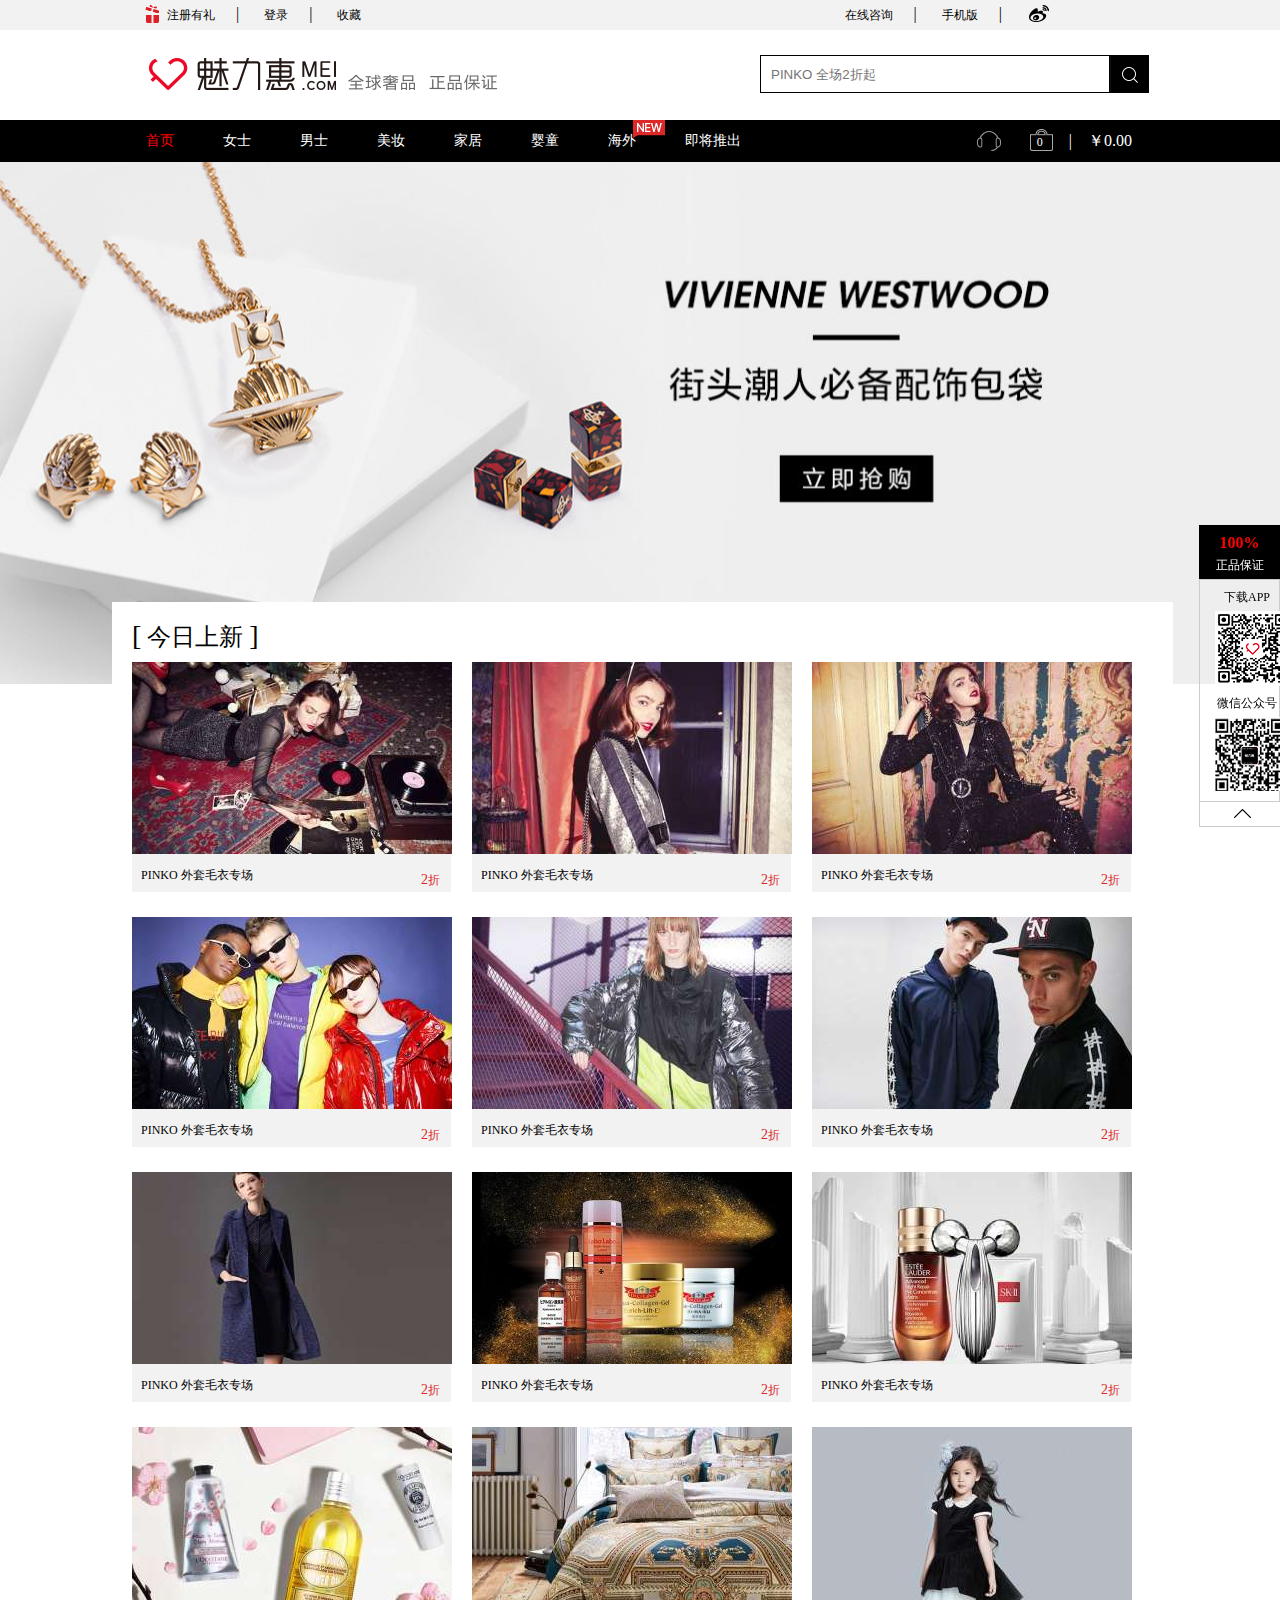
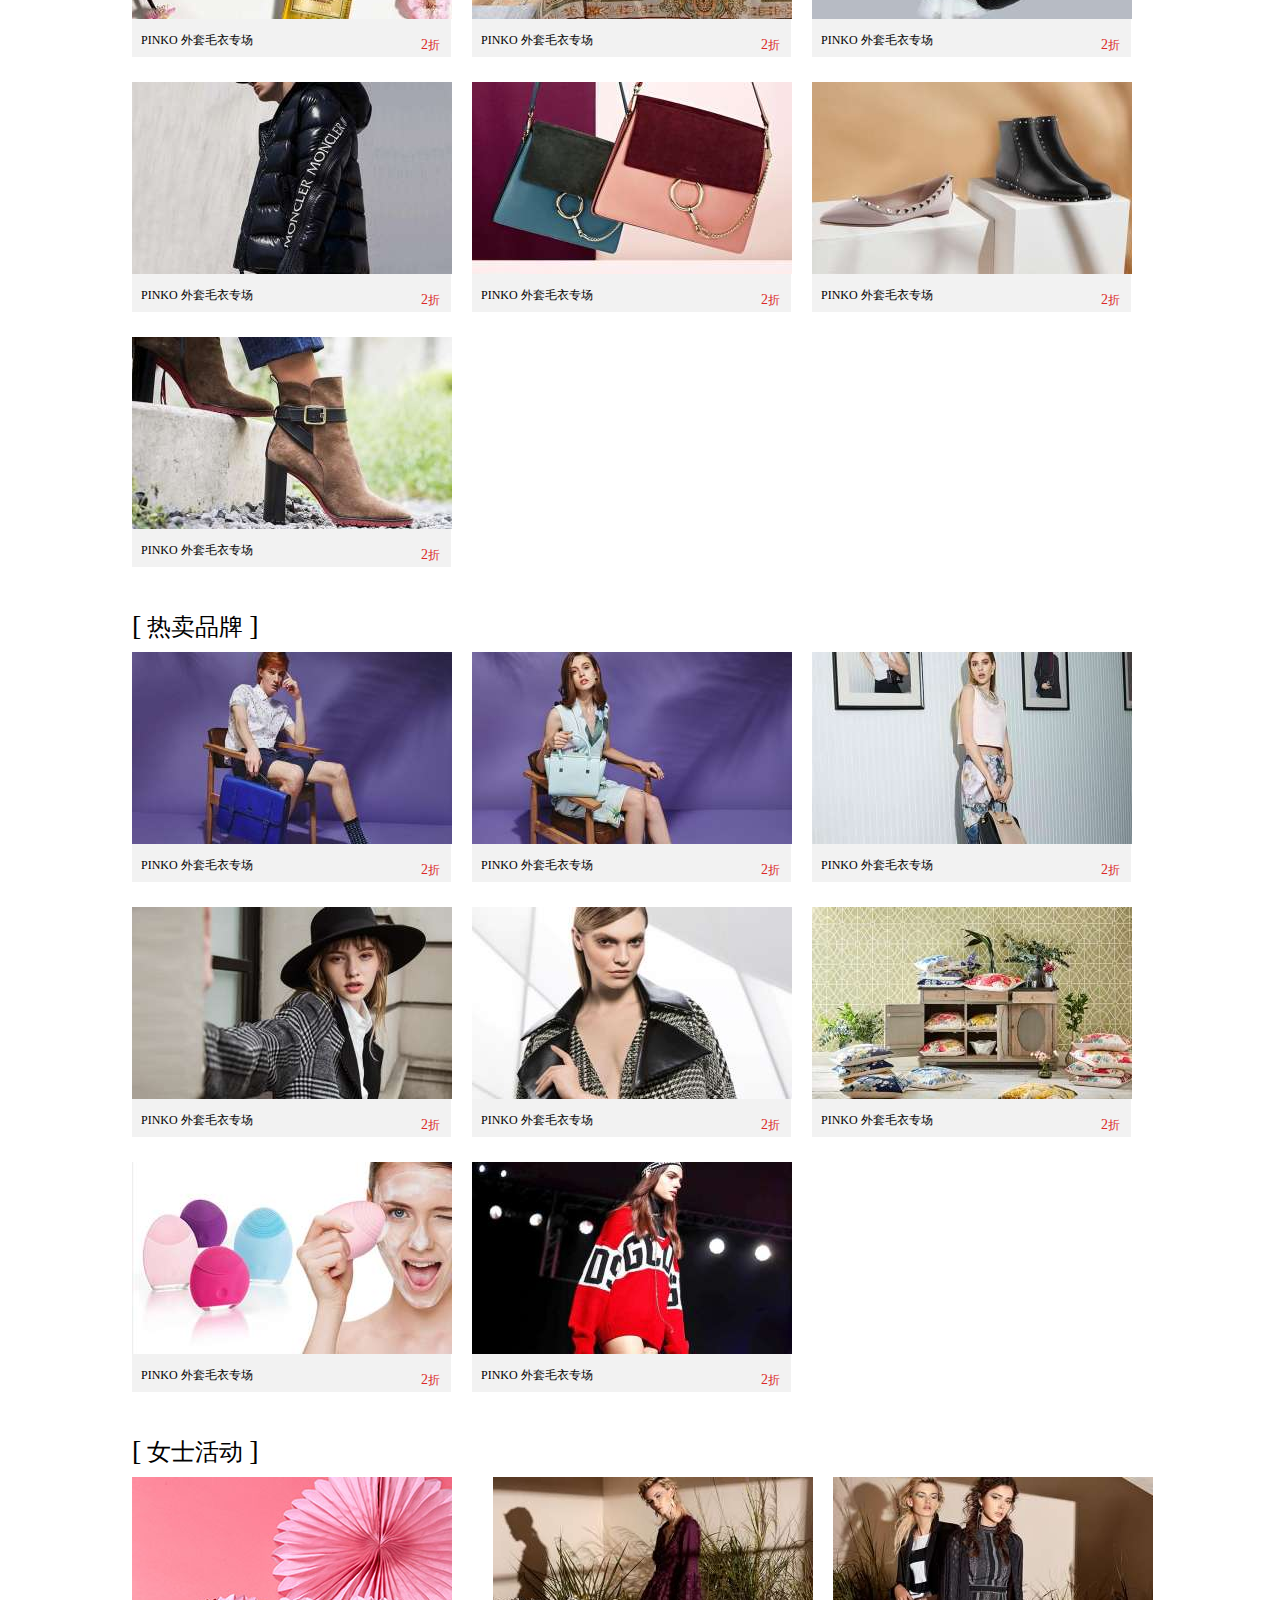
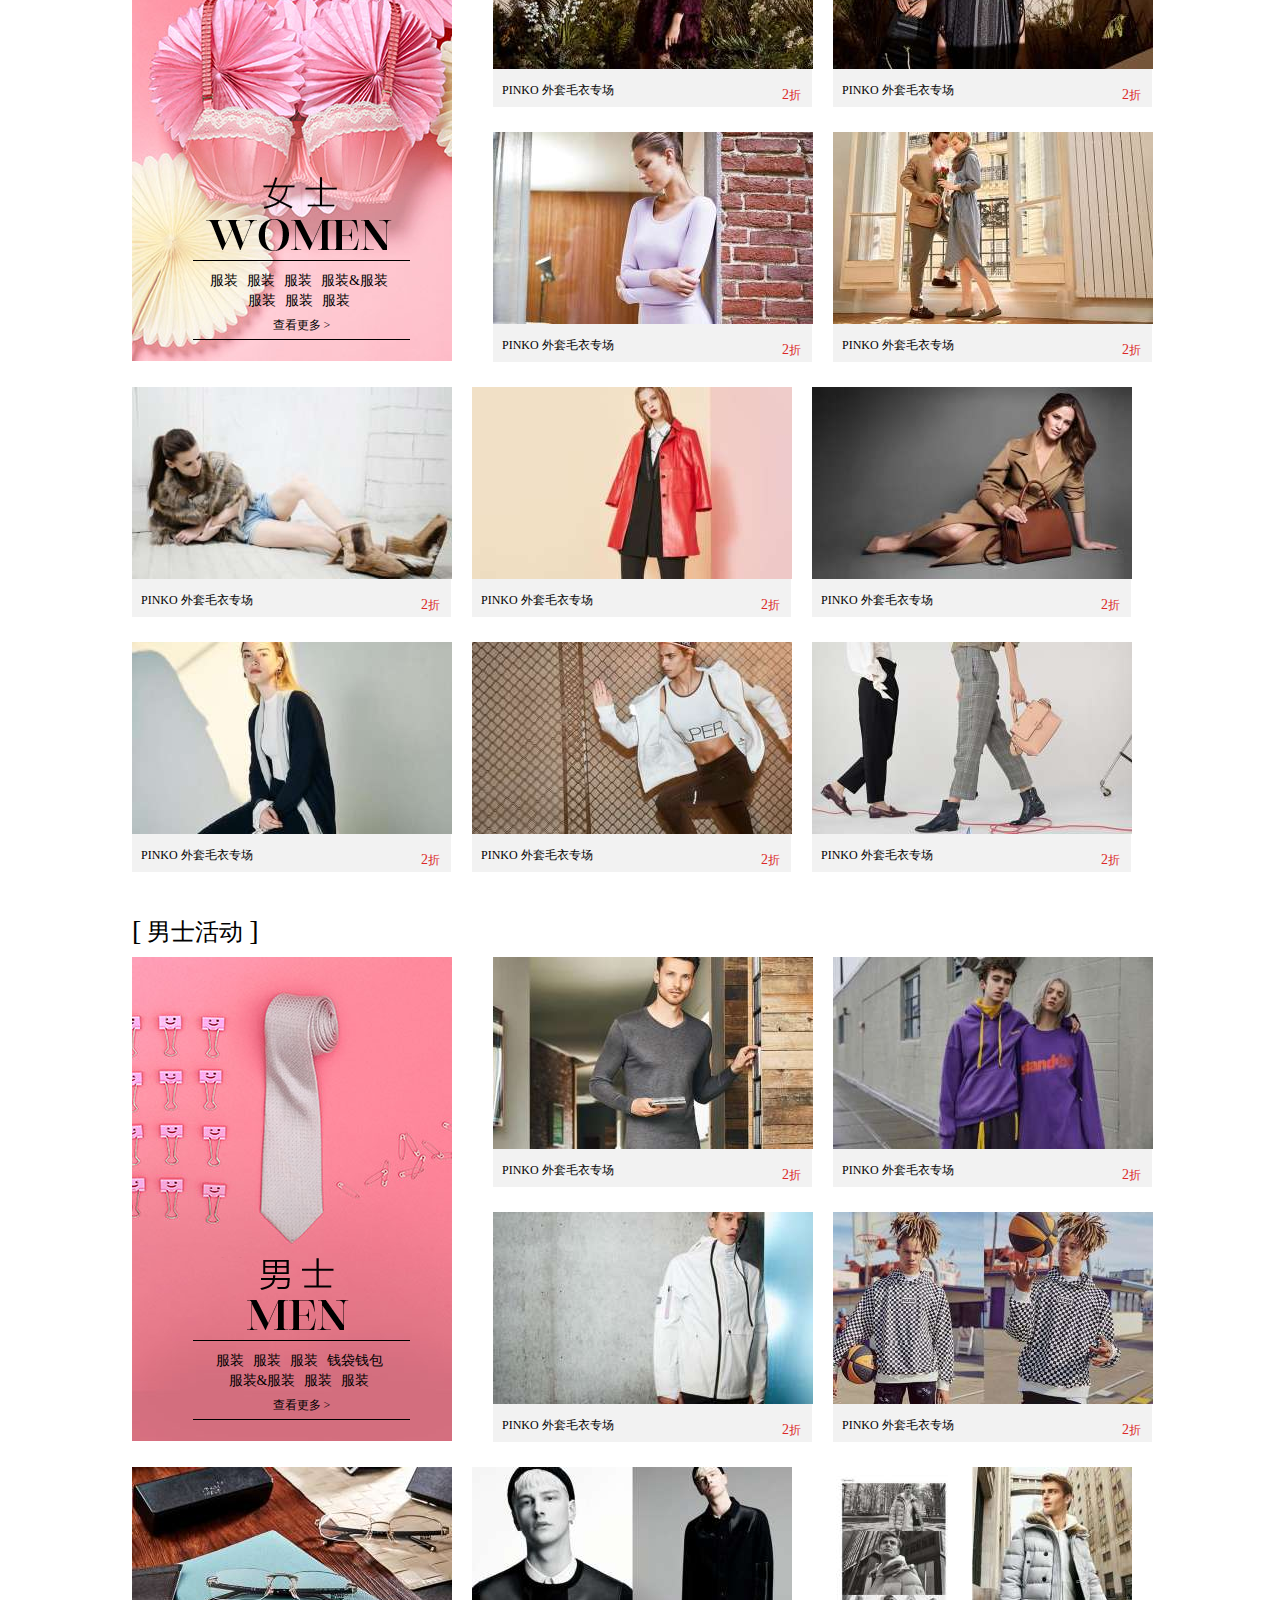
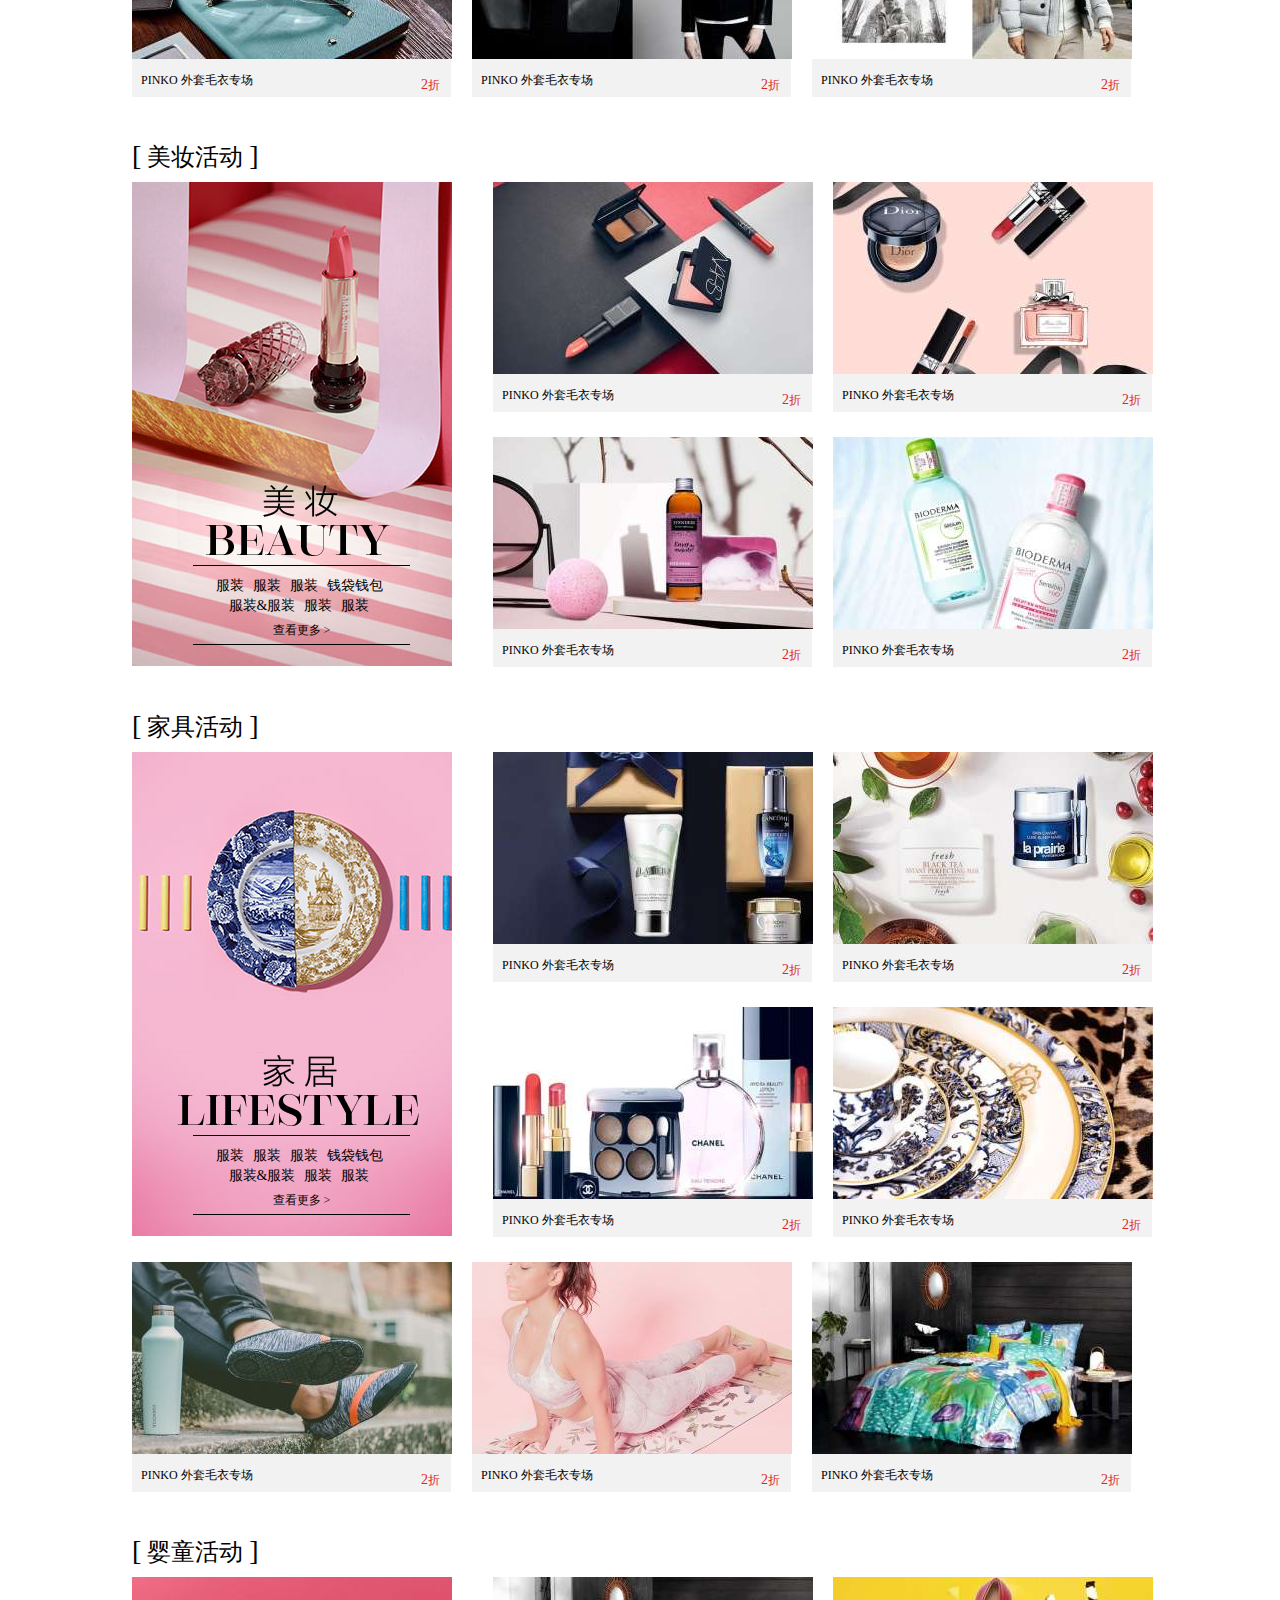
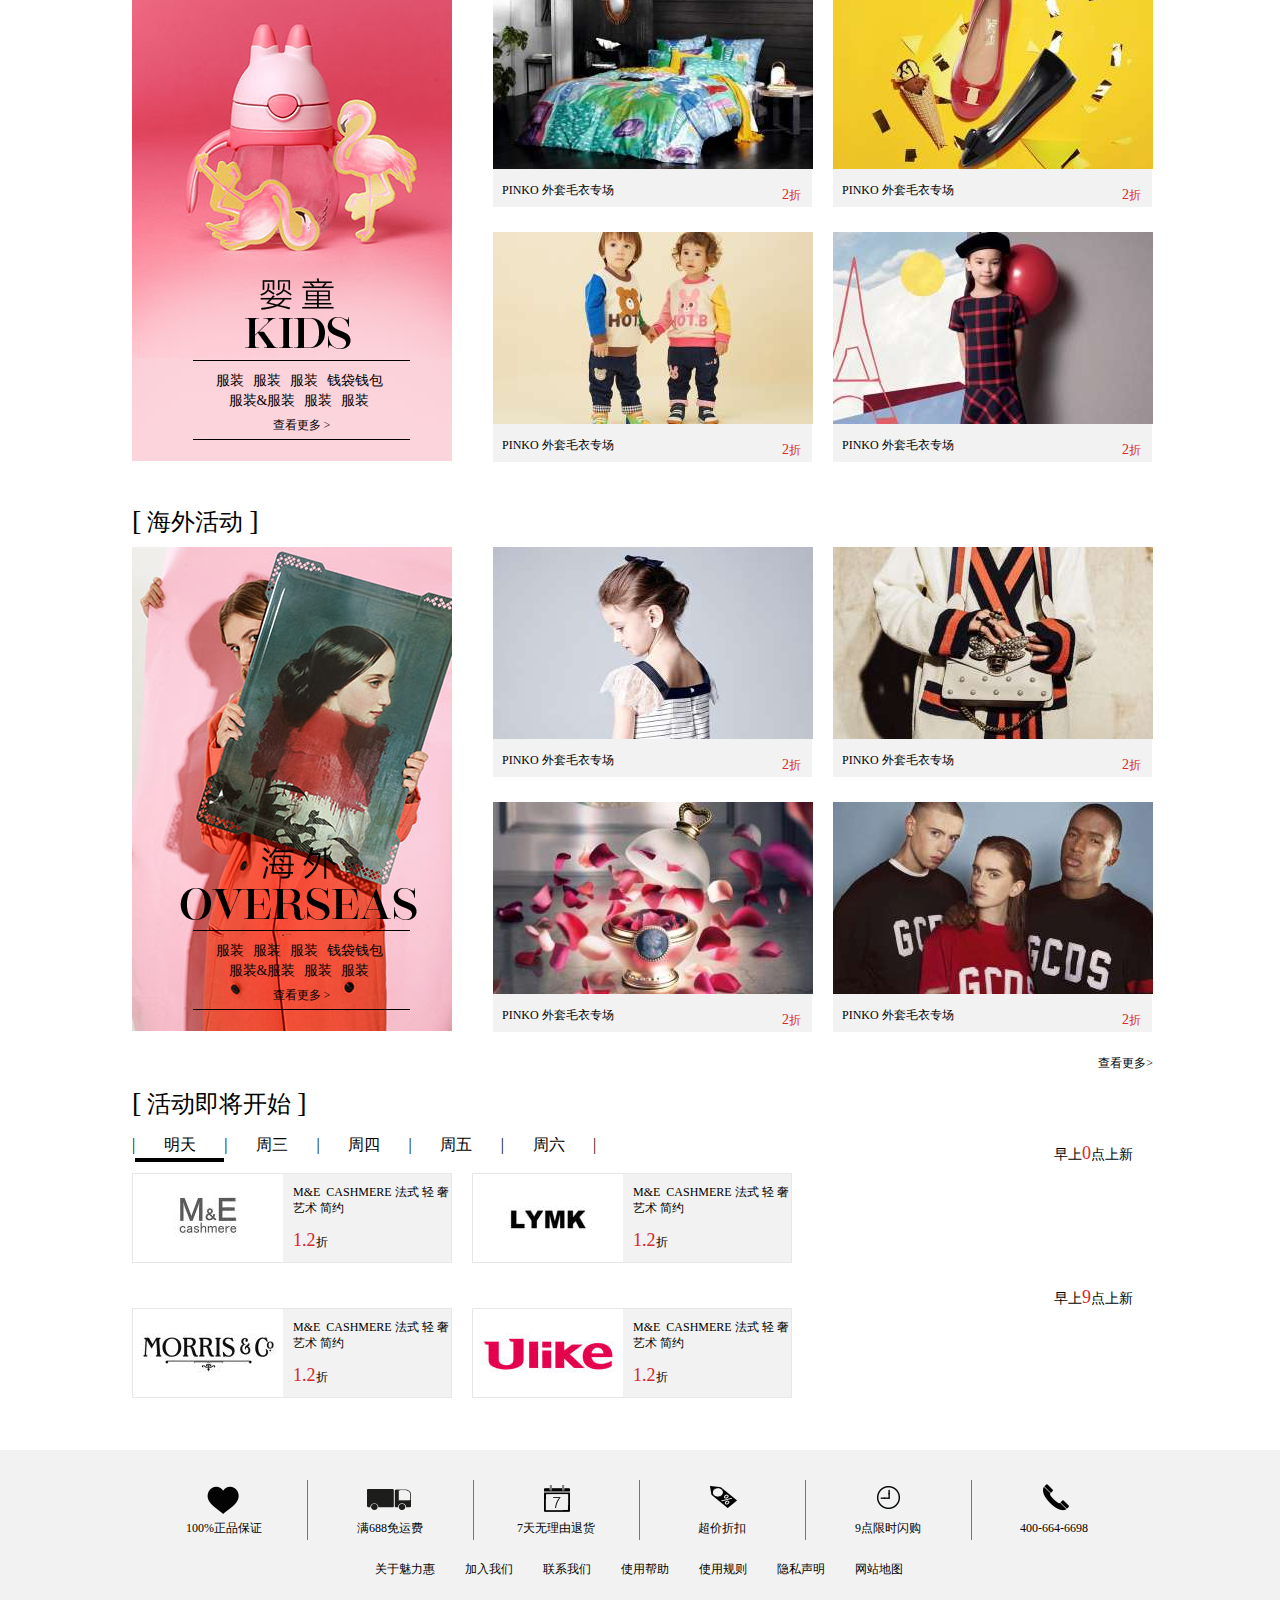
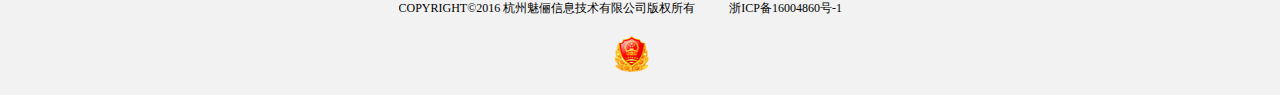
<file: index.html>
<!DOCTYPE html>
<html>
	<head>
		<meta charset="UTF-8">
		<title></title>
		<link rel="stylesheet" type="text/css" href="css/index.css"/>
	</head>
	<body>
		<div class="big">
			<!--头部-->
			<div class="top">
				<div class="tops">
					<div class="top_one">
						<a href="#"><img src="img/1.jpg"/></a>
						<a href="register.html" target="_blank">注册有礼</a><span>|</span>
						<a href="login.html" target="_blank">登录</a><span>|</span>
						<a href="#">收藏</a>
					</div>
					<div class="top_two">
						<a href="#" title="在线咨询">在线咨询</a><span>|</span>
						<a href="#" class="twos">手机版</a><span>|</span>
						<div class="phone">
							<img src="img/QR_code.png" />
							<p>扫码下载APP</p>
						</div>
						<a href="#"><img src="img/2.jpg"/></a>
					</div>
				</div>
			</div>
			<!--搜索栏-->
			<div class="search">
				<div class="searchs">
					<!--logo-->
					<div class="search_one">
						<a href="#"></a>
					</div>
					<!--logo右下的文字-->
					<div class="search_two"></div>
					<!--文本框-->
					<div class="search_three">
						<input type="text" placeholder="PINKO 全场2折起"/><input type="submit" value=""/>
					</div>
				</div>
			</div>
			<!--导航栏-->
			<div class="nav">
				<div class="navs">
					<!--文字导航-->
					<ul class="nav_one">
						<li>
							<a href="#" class="al1">首页</a>
						</li>
						<li>
							<a href="#" class="navA al2">女士</a>
						</li>
						<li>
							<a href="#" class="navA al3">男士</a>
						</li>
						<li>
							<a href="#" class="navA al4">美妆</a>
						</li>
						<li>
							<a href="#" class="navA al5">家居</a>
						</li>
						<li>
							<a href="#" class="navA al6">婴童</a>
						</li>
						<li class="lastli">
							<a href="#" class="navA al7">海外</a>
							<span class="newUp"></span>
						</li>
						<li>
							<a href="#" class="navA al8">即将推出</a>
						</li>
					</ul>
						<div class="nvshi n1">
							<div class="nvLeft">
								<div class="nvLeft_top">
									<h3>热门活动</h3>
								</div>
								<div class="nvLeft_bottom">
									<ul>
										<li>
											<a href="#">STELLA MCCARTNEY  你的时髦御寒单品精选</a>
										</li>
										<li>
											<a href="#">SARA PHILLIPS 精选羊绒衫 打造独特自我</a>
										</li>
										<li>
											<a href="#">M&amp;E CASHMERE 法式 轻奢 艺术 简约</a>
										</li>
										<li>
											<a href="#">PINKO  外套毛衣专场&nbsp;&nbsp;&nbsp;&nbsp;&nbsp;</a>
										</li>
										<li>
											<a href="#">PINKO  裙装及配件专场&nbsp;&nbsp;&nbsp;&nbsp;&nbsp;</a>
										</li>
										<li>
											<a href="#">PINKO 上下装内搭特惠场</a>
										</li>
										<li>
											<a href="#">衣架 职场精英女王也能凹造型</a>
										</li>
										<li>
											<a href="#">LYMK 花园美梦，可爱的不同</a>
										</li>
										
									</ul>
									<a href="#" class="lastA">查看所有内容</a>
								</div>
							</div>
							<div class="nvRight">
								<div class="nvRight_top">
									<h3>商品分类</h3>
								</div>
								<div class="nvRight_bottom">
									<ul>
										<li><a href="#">服装&nbsp;&nbsp;&nbsp;&nbsp;&nbsp;</a></li>
										<li><a href="#">鞋履&nbsp;&nbsp;&nbsp;&nbsp;&nbsp;</a></li>
										<li><a href="#">包袋&nbsp;&nbsp;&nbsp;&nbsp;&nbsp;</a></li>
										<li><a href="#">手表&amp;首饰</a></li>
										<li><a href="#">配饰&nbsp;&nbsp;&nbsp;&nbsp;&nbsp;</a></li>
										<li><a href="#">内衣&nbsp;&nbsp;&nbsp;&nbsp;&nbsp;</a></li>
										<li><a href="#">眼镜&nbsp;&nbsp;&nbsp;&nbsp;&nbsp;</a></li>
									</ul>
								</div>
							</div>
						</div>
						<div class="nvshi n2">
							<div class="nvLeft">
								<div class="nvLeft_top">
									<h3>热门活动</h3>
								</div>
								<div class="nvLeft_bottom">
									<ul>
										<li>
											<a href="#">STELLA MCCARTNEY  你的时髦御寒单品精选</a>
										</li>
										<li>
											<a href="#">SARA PHILLIPS 精选羊绒衫 打造独特自我</a>
										</li>
										<li>
											<a href="#">M&amp;E CASHMERE 法式 轻奢 艺术 简约</a>
										</li>
										<li>
											<a href="#">PINKO  外套毛衣专场&nbsp;&nbsp;&nbsp;&nbsp;&nbsp;</a>
										</li>
										<li>
											<a href="#">PINKO  裙装及配件专场&nbsp;&nbsp;&nbsp;&nbsp;&nbsp;</a>
										</li>
										<li>
											<a href="#">PINKO 上下装内搭特惠场</a>
										</li>
										<li>
											<a href="#">衣架 职场精英女王也能凹造型</a>
										</li>
										<li>
											<a href="#">LYMK 花园美梦，可爱的不同</a>
										</li>
										
									</ul>
									<a href="#" class="lastA">查看所有内容</a>
								</div>
							</div>
							<div class="nvRight">
								<div class="nvRight_top">
									<h3>商品分类</h3>
								</div>
								<div class="nvRight_bottom">
									<ul>
										<li><a href="#">服装&nbsp;&nbsp;&nbsp;&nbsp;&nbsp;</a></li>
										<li><a href="#">鞋履&nbsp;&nbsp;&nbsp;&nbsp;&nbsp;</a></li>
										<li><a href="#">包袋&nbsp;&nbsp;&nbsp;&nbsp;&nbsp;</a></li>
										<li><a href="#">手表&amp;首饰</a></li>
										<li><a href="#">配饰&nbsp;&nbsp;&nbsp;&nbsp;&nbsp;</a></li>
										<li><a href="#">内衣&nbsp;&nbsp;&nbsp;&nbsp;&nbsp;</a></li>
										<li><a href="#">眼镜&nbsp;&nbsp;&nbsp;&nbsp;&nbsp;</a></li>
									</ul>
								</div>
							</div>
						</div>
						<div class="nvshi n3">
							<div class="nvLeft">
								<div class="nvLeft_top">
									<h3>热门活动</h3>
								</div>
								<div class="nvLeft_bottom">
									<ul>
										<li>
											<a href="#">STELLA MCCARTNEY  你的时髦御寒单品精选</a>
										</li>
										<li>
											<a href="#">SARA PHILLIPS 精选羊绒衫 打造独特自我</a>
										</li>
										<li>
											<a href="#">M&amp;E CASHMERE 法式 轻奢 艺术 简约</a>
										</li>
										<li>
											<a href="#">PINKO  外套毛衣专场&nbsp;&nbsp;&nbsp;&nbsp;&nbsp;</a>
										</li>
										<li>
											<a href="#">PINKO  裙装及配件专场&nbsp;&nbsp;&nbsp;&nbsp;&nbsp;</a>
										</li>
										<li>
											<a href="#">PINKO 上下装内搭特惠场</a>
										</li>
										<li>
											<a href="#">衣架 职场精英女王也能凹造型</a>
										</li>
										<li>
											<a href="#">LYMK 花园美梦，可爱的不同</a>
										</li>
										
									</ul>
									<a href="#" class="lastA">查看所有内容</a>
								</div>
							</div>
							<div class="nvRight">
								<div class="nvRight_top">
									<h3>商品分类</h3>
								</div>
								<div class="nvRight_bottom">
									<ul>
										<li><a href="#">服装&nbsp;&nbsp;&nbsp;&nbsp;&nbsp;</a></li>
										<li><a href="#">鞋履&nbsp;&nbsp;&nbsp;&nbsp;&nbsp;</a></li>
										<li><a href="#">包袋&nbsp;&nbsp;&nbsp;&nbsp;&nbsp;</a></li>
										<li><a href="#">手表&amp;首饰</a></li>
										<li><a href="#">配饰&nbsp;&nbsp;&nbsp;&nbsp;&nbsp;</a></li>
										<li><a href="#">内衣&nbsp;&nbsp;&nbsp;&nbsp;&nbsp;</a></li>
										<li><a href="#">眼镜&nbsp;&nbsp;&nbsp;&nbsp;&nbsp;</a></li>
									</ul>
								</div>
							</div>
						</div>
						<div class="nvshi n4">
							<div class="nvLeft">
								<div class="nvLeft_top">
									<h3>热门活动</h3>
								</div>
								<div class="nvLeft_bottom">
									<ul>
										<li>
											<a href="#">STELLA MCCARTNEY  你的时髦御寒单品精选</a>
										</li>
										<li>
											<a href="#">SARA PHILLIPS 精选羊绒衫 打造独特自我</a>
										</li>
										<li>
											<a href="#">M&amp;E CASHMERE 法式 轻奢 艺术 简约</a>
										</li>
										<li>
											<a href="#">PINKO  外套毛衣专场&nbsp;&nbsp;&nbsp;&nbsp;&nbsp;</a>
										</li>
										<li>
											<a href="#">PINKO  裙装及配件专场&nbsp;&nbsp;&nbsp;&nbsp;&nbsp;</a>
										</li>
										<li>
											<a href="#">PINKO 上下装内搭特惠场</a>
										</li>
										<li>
											<a href="#">衣架 职场精英女王也能凹造型</a>
										</li>
										<li>
											<a href="#">LYMK 花园美梦，可爱的不同</a>
										</li>
										
									</ul>
									<a href="#" class="lastA">查看所有内容</a>
								</div>
							</div>
							<div class="nvRight">
								<div class="nvRight_top">
									<h3>商品分类</h3>
								</div>
								<div class="nvRight_bottom">
									<ul>
										<li><a href="#">服装&nbsp;&nbsp;&nbsp;&nbsp;&nbsp;</a></li>
										<li><a href="#">鞋履&nbsp;&nbsp;&nbsp;&nbsp;&nbsp;</a></li>
										<li><a href="#">包袋&nbsp;&nbsp;&nbsp;&nbsp;&nbsp;</a></li>
										<li><a href="#">手表&amp;首饰</a></li>
										<li><a href="#">配饰&nbsp;&nbsp;&nbsp;&nbsp;&nbsp;</a></li>
										<li><a href="#">内衣&nbsp;&nbsp;&nbsp;&nbsp;&nbsp;</a></li>
										<li><a href="#">眼镜&nbsp;&nbsp;&nbsp;&nbsp;&nbsp;</a></li>
									</ul>
								</div>
							</div>
						</div>
						<div class="nvshi n5">
							<div class="nvLeft">
								<div class="nvLeft_top">
									<h3>热门活动</h3>
								</div>
								<div class="nvLeft_bottom">
									<ul>
										<li>
											<a href="#">STELLA MCCARTNEY  你的时髦御寒单品精选</a>
										</li>
										<li>
											<a href="#">SARA PHILLIPS 精选羊绒衫 打造独特自我</a>
										</li>
										<li>
											<a href="#">M&amp;E CASHMERE 法式 轻奢 艺术 简约</a>
										</li>
										<li>
											<a href="#">PINKO  外套毛衣专场&nbsp;&nbsp;&nbsp;&nbsp;&nbsp;</a>
										</li>
										<li>
											<a href="#">PINKO  裙装及配件专场&nbsp;&nbsp;&nbsp;&nbsp;&nbsp;</a>
										</li>
										<li>
											<a href="#">PINKO 上下装内搭特惠场</a>
										</li>
										<li>
											<a href="#">衣架 职场精英女王也能凹造型</a>
										</li>
										<li>
											<a href="#">LYMK 花园美梦，可爱的不同</a>
										</li>
										
									</ul>
									<a href="#" class="lastA">查看所有内容</a>
								</div>
							</div>
							<div class="nvRight">
								<div class="nvRight_top">
									<h3>商品分类</h3>
								</div>
								<div class="nvRight_bottom">
									<ul>
										<li><a href="#">服装&nbsp;&nbsp;&nbsp;&nbsp;&nbsp;</a></li>
										<li><a href="#">鞋履&nbsp;&nbsp;&nbsp;&nbsp;&nbsp;</a></li>
										<li><a href="#">包袋&nbsp;&nbsp;&nbsp;&nbsp;&nbsp;</a></li>
										<li><a href="#">手表&amp;首饰</a></li>
										<li><a href="#">配饰&nbsp;&nbsp;&nbsp;&nbsp;&nbsp;</a></li>
										<li><a href="#">内衣&nbsp;&nbsp;&nbsp;&nbsp;&nbsp;</a></li>
										<li><a href="#">眼镜&nbsp;&nbsp;&nbsp;&nbsp;&nbsp;</a></li>
									</ul>
								</div>
							</div>
						</div>
						<div class="nvshi n6">
							<div class="nvLeft">
								<div class="nvLeft_top">
									<h3>热门活动</h3>
								</div>
								<div class="nvLeft_bottom">
									<ul>
										<li>
											<a href="#">STELLA MCCARTNEY  你的时髦御寒单品精选</a>
										</li>
										<li>
											<a href="#">SARA PHILLIPS 精选羊绒衫 打造独特自我</a>
										</li>
										<li>
											<a href="#">M&amp;E CASHMERE 法式 轻奢 艺术 简约</a>
										</li>
										<li>
											<a href="#">PINKO  外套毛衣专场&nbsp;&nbsp;&nbsp;&nbsp;&nbsp;</a>
										</li>
										<li>
											<a href="#">PINKO  裙装及配件专场&nbsp;&nbsp;&nbsp;&nbsp;&nbsp;</a>
										</li>
										<li>
											<a href="#">PINKO 上下装内搭特惠场</a>
										</li>
										<li>
											<a href="#">衣架 职场精英女王也能凹造型</a>
										</li>
										<li>
											<a href="#">LYMK 花园美梦，可爱的不同</a>
										</li>
										
									</ul>
									<a href="#" class="lastA">查看所有内容</a>
								</div>
							</div>
							<div class="nvRight">
								<div class="nvRight_top">
									<h3>商品分类</h3>
								</div>
								<div class="nvRight_bottom">
									<ul>
										<li><a href="#">服装&nbsp;&nbsp;&nbsp;&nbsp;&nbsp;</a></li>
										<li><a href="#">鞋履&nbsp;&nbsp;&nbsp;&nbsp;&nbsp;</a></li>
										<li><a href="#">包袋&nbsp;&nbsp;&nbsp;&nbsp;&nbsp;</a></li>
										<li><a href="#">手表&amp;首饰</a></li>
										<li><a href="#">配饰&nbsp;&nbsp;&nbsp;&nbsp;&nbsp;</a></li>
										<li><a href="#">内衣&nbsp;&nbsp;&nbsp;&nbsp;&nbsp;</a></li>
										<li><a href="#">眼镜&nbsp;&nbsp;&nbsp;&nbsp;&nbsp;</a></li>
									</ul>
								</div>
							</div>
						</div>
						
					<div class="nav_right">
						<div class="right_left">
							<span title="在线客服"></span>
						</div>
						<div class="right_rig">
							<a href="shoping.html" target="_blank">
								<ul>
									<li>0</li>
									<li>|</li>
									<li>￥0.00</li>
								</ul>
							</a>
							<div class="shop">
								
							</div>
						</div>
					</div>
				</div>
				
			</div>
			<!--图片-->
			<div class="pic">
				<div class="pics"></div>
			</div>
			<!--展示-->
			<div class="header">
				<div class="head one">
				<h3><span>[</span> 今日上新 <span>]</span></h3>
				
				<div class="head_top">
					<div class="heads">
						<a href="#">
							<img src="img/a30823aabbcc32d252d0590eca1add64ce6dc3676f54cd06.jpg" />
						</a>
					</div>
					
					<p><a href="#">PINKO 外套毛衣专场</a>
						<a href="#"><span>2</span>折</a>
					</p>
					<div class="zhezhao">
						<p>7天后活动结束</p>
					</div>
				</div>
				<div class="head_top">
					<div class="heads">
						<a href="#"><img src="img/a1.jpg" /></a>
					</div>
					
					<p><a href="#">PINKO 外套毛衣专场</a>
						<a href="#"><span>2</span>折</a>
					</p>
					<div class="zhezhao">
						<p>7天后活动结束</p>
					</div>
				</div>
				<div class="head_top">
					<div class="heads">
						<a href="#"><img src="img/a2.jpg" /></a>
					</div>
					
					<p><a href="#">PINKO 外套毛衣专场</a>
						<a href="#"><span>2</span>折</a>
					</p>
					<div class="zhezhao">
						<p>7天后活动结束</p>
					</div>
				</div>
				<div class="head_top">
					<div class="heads">
						<a href="#"><img src="img/a3.jpg" /></a>
					</div>
					
					<p><a href="#">PINKO 外套毛衣专场</a>
						<a href="#"><span>2</span>折</a>
					</p>
					<div class="zhezhao">
						<p>7天后活动结束</p>
					</div>
				</div>
				<div class="head_top">
					<div class="heads">
						<a href="#"><img src="img/a4.jpg" /></a>
					</div>
					
					<p><a href="#">PINKO 外套毛衣专场</a>
						<a href="#"><span>2</span>折</a>
					</p>
					<div class="zhezhao">
						<p>7天后活动结束</p>
					</div>
				</div>
				<div class="head_top">
					<div class="heads">
						<a href="#"><img src="img/a5.jpg" /></a>
					</div>
					
					<p><a href="#">PINKO 外套毛衣专场</a>
						<a href="#"><span>2</span>折</a>
					</p>
					<div class="zhezhao">
						<p>7天后活动结束</p>
					</div>
				</div>
				<div class="head_top">
					<div class="heads">
						<a href="#"><img src="img/a6.jpg" /></a>
					</div>
					
					<p><a href="#">PINKO 外套毛衣专场</a>
						<a href="#"><span>2</span>折</a>
					</p>
					<div class="zhezhao">
						<p>7天后活动结束</p>
					</div>
				</div>
				<div class="head_top">
					<div class="heads">
						<a href="#"><img src="img/a7.jpg" /></a>
					</div>
					
					<p><a href="#">PINKO 外套毛衣专场</a>
						<a href="#"><span>2</span>折</a>
					</p>
					<div class="zhezhao">
						<p>7天后活动结束</p>
					</div>
				</div>
				<div class="head_top">
					<div class="heads">
						<a href="#"><img src="img/a8.jpg" /></a>
					</div>
					
					<p><a href="#">PINKO 外套毛衣专场</a>
						<a href="#"><span>2</span>折</a>
					</p>
					<div class="zhezhao">
						<p>7天后活动结束</p>
					</div>
				</div>
				<div class="head_top">
					<div class="heads">
						<a href="#"><img src="img/a9.jpg" /></a>
					</div>
					
					<p><a href="#">PINKO 外套毛衣专场</a>
						<a href="#"><span>2</span>折</a>
					</p>
					<div class="zhezhao">
						<p>7天后活动结束</p>
					</div>
				</div>
				<div class="head_top">
					<div class="heads">
						<a href="#"><img src="img/a10.jpg" /></a>
					</div>
					
					<p><a href="#">PINKO 外套毛衣专场</a>
						<a href="#"><span>2</span>折</a>
					</p>
					<div class="zhezhao">
						<p>7天后活动结束</p>
					</div>
				</div>
				<div class="head_top">
					<div class="heads">
						<a href="#"><img src="img/a11.jpg" /></a>
					</div>
					<p><a href="#">PINKO 外套毛衣专场</a>
						<a href="#"><span>2</span>折</a>
					</p>
					<div class="zhezhao">
						<p>7天后活动结束</p>
					</div>
				</div>
				<div class="head_top">
					<div class="heads">
						<a href="#"><img src="img/a12.jpg" /></a>
					</div>
					<p><a href="#">PINKO 外套毛衣专场</a>
						<a href="#"><span>2</span>折</a>
					</p>
					<div class="zhezhao">
						<p>7天后活动结束</p>
					</div>
				</div>
				<div class="head_top">
					<div class="heads">
						<a href="#"><img src="img/a13.jpg" /></a>
					</div>
					<p><a href="#">PINKO 外套毛衣专场</a>
						<a href="#"><span>2</span>折</a>
					</p>
					<div class="zhezhao">
						<p>7天后活动结束</p>
					</div>
				</div>
				<div class="head_top">
					<div class="heads">
						<a href="#"><img src="img/a14.jpg" /></a>
					</div>
					<p><a href="#">PINKO 外套毛衣专场</a>
						<a href="#"><span>2</span>折</a>
					</p>
					<div class="zhezhao">
						<p>7天后活动结束</p>
					</div>
				</div>
				<div class="head_top">
					<div class="heads">
						<a href="#"><img src="img/e266119b96d99da81c38c89a811e836d25aecd78fee7fcaf.jpg" /></a>
					</div>
					
					<p><a href="#">PINKO 外套毛衣专场</a>
						<a href="#"><span>2</span>折</a>
					</p>
					<div class="zhezhao">
						<p>7天后活动结束</p>
					</div>
				</div>
				
				
			</div>
				<div class="head two">
					<h3><span>[</span> 热卖品牌 <span>]</span></h3>
					<div class="head_top">
						<div class="heads">
							<a href="#"><img src="img/a15.jpg" /></a>
						</div>
						
						<p><a href="#">PINKO 外套毛衣专场</a>
							<a href="#"><span>2</span>折</a>
						</p>
						<div class="zhezhao">
							<p>7天后活动结束</p>
						</div>
					</div>
					<div class="head_top">
						<div class="heads">
							<a href="#"><img src="img/a16.jpg" /></a>
						</div>
						<p><a href="#">PINKO 外套毛衣专场</a>
							<a href="#"><span>2</span>折</a>
						</p>
						<div class="zhezhao">
							<p>7天后活动结束</p>
						</div>
					</div>
					<div class="head_top">
						<div class="heads">
							<a href="#"><img src="img/a17.jpg" /></a>
						</div>
						<p><a href="#">PINKO 外套毛衣专场</a>
							<a href="#"><span>2</span>折</a>
						</p>
						<div class="zhezhao">
							<p>7天后活动结束</p>
						</div>
					</div>
					<div class="head_top">
						<div class="heads">
							<a href="#"><img src="img/a18.jpg" /></a>
						</div>
						<p><a href="#">PINKO 外套毛衣专场</a>
							<a href="#"><span>2</span>折</a>
						</p>
						<div class="zhezhao">
							<p>7天后活动结束</p>
						</div>
					</div>
					<div class="head_top">
						<div class="heads">
							<a href="#"><img src="img/a19.jpg" /></a>
						</div>
						<p><a href="#">PINKO 外套毛衣专场</a>
							<a href="#"><span>2</span>折</a>
						</p>
						<div class="zhezhao">
							<p>7天后活动结束</p>
						</div>
					</div>
					<div class="head_top">
						<div class="heads">
							<a href="#"><img src="img/a20.jpg" /></a>
						</div>
						<p><a href="#">PINKO 外套毛衣专场</a>
							<a href="#"><span>2</span>折</a>
						</p>
						<div class="zhezhao">
							<p>7天后活动结束</p>
						</div>
					</div>
					<div class="head_top">
						<div class="heads">
							<a href="#"><img src="img/a21.jpg" /></a>
						</div>
						<p><a href="#">PINKO 外套毛衣专场</a>
							<a href="#"><span>2</span>折</a>
						</p>
						<div class="zhezhao">
							<p>7天后活动结束</p>
						</div>
					</div>
					<div class="head_top">
						<div class="heads">
							<a href="#"><img src="img/a22.jpg" /></a>
						</div>
						<p><a href="#">PINKO 外套毛衣专场</a>
							<a href="#"><span>2</span>折</a>
						</p>
						<div class="zhezhao">
							<p>7天后活动结束</p>
						</div>
					</div>
					
				</div>
				<div class="head three">
					<h3><span>[</span> 女士活动 <span>]</span></h3>
					<div class="head_left" title="女士">
						<div class="biaoti"></div>
						<div class="wenzi">
							<div class="wen">
								<a href="#">服装</a>
								<a href="#">服装</a>
								<a href="#">服装</a>
								<a href="#">服装&amp;服装</a>
								<a href="#">服装</a>
								<a href="#">服装</a>
								<a href="#">服装</a><br/>
							</div>
							
							<span><a href="#">查看更多  &gt;</a></span>
						</div>
					</div>
					<div class="head_right">
						<div class="head_top">
							<div class="heads">
								<a href="#"><img src="img/a23.jpg" /></a>
							</div>
							<p><a href="#">PINKO 外套毛衣专场</a>
								<a href="#"><span>2</span>折</a>
							</p>
							<div class="zhezhao">
								<p>7天后活动结束</p>
							</div>
						</div>
						<div class="head_top">
							<div class="heads">
								<a href="#"><img src="img/a24.jpg" /></a>
							</div>
							<p><a href="#">PINKO 外套毛衣专场</a>
								<a href="#"><span>2</span>折</a>
							</p>
							<div class="zhezhao">
								<p>7天后活动结束</p>
							</div>
						</div>
						<div class="head_top">
							<div class="heads">
								<a href="#"><img src="img/a25.jpg" /></a>
							</div>
							<p><a href="#">PINKO 外套毛衣专场</a>
								<a href="#"><span>2</span>折</a>
							</p>
							<div class="zhezhao">
								<p>7天后活动结束</p>
							</div>
						</div>
						<div class="head_top">
							<div class="heads">
								<a href="#"><img src="img/a26.jpg" /></a>
							</div>
							<p><a href="#">PINKO 外套毛衣专场</a>
								<a href="#"><span>2</span>折</a>
							</p>
							<div class="zhezhao">
								<p>7天后活动结束</p>
							</div>
						</div>
					</div>
					
					<div class="head_top">
						<div class="heads">
							<a href="#"><img src="img/a27.jpg" /></a>
						</div>
						<p><a href="#">PINKO 外套毛衣专场</a>
							<a href="#"><span>2</span>折</a>
						</p>
						<div class="zhezhao">
							<p>7天后活动结束</p>
						</div>
					</div>
					<div class="head_top">
						<div class="heads">
							<a href="#"><img src="img/a28.jpg" /></a>
						</div>
						<p><a href="#">PINKO 外套毛衣专场</a>
							<a href="#"><span>2</span>折</a>
						</p>
						<div class="zhezhao">
							<p>7天后活动结束</p>
						</div>
					</div>
					<div class="head_top">
						<div class="heads">
							<a href="#"><img src="img/a29.jpg" /></a>
						</div>
						<p><a href="#">PINKO 外套毛衣专场</a>
							<a href="#"><span>2</span>折</a>
						</p>
						<div class="zhezhao">
							<p>7天后活动结束</p>
						</div>
					</div>
					<div class="head_top">
						<div class="heads">
							<a href="#"><img src="img/a30.jpg" /></a>
						</div>
						<p><a href="#">PINKO 外套毛衣专场</a>
							<a href="#"><span>2</span>折</a>
						</p>
						<div class="zhezhao">
							<p>7天后活动结束</p>
						</div>
					</div>
					<div class="head_top">
						<div class="heads">
							<a href="#"><img src="img/a31.jpg" /></a>
						</div>
						<p><a href="#">PINKO 外套毛衣专场</a>
							<a href="#"><span>2</span>折</a>
						</p>
						<div class="zhezhao">
							<p>7天后活动结束</p>
						</div>
					</div>
					<div class="head_top">
						<div class="heads">
							<a href="#"><img src="img/a32.jpg" /></a>
						</div>
						<p><a href="#">PINKO 外套毛衣专场</a>
							<a href="#"><span>2</span>折</a>
						</p>
						<div class="zhezhao">
							<p>7天后活动结束</p>
						</div>
					</div>
					
					
				</div>
				<div class="head fore">
					<h3><span>[</span> 男士活动 <span>]</span></h3>
					<div class="head_left" title="男士">
						<div class="biaoti"></div>
						<div class="wenzi">
							<div class="wen">
								<a href="#">服装</a>
								<a href="#">服装</a>
								<a href="#">服装</a>
								<a href="#">钱袋钱包</a>
								<a href="#">服装&amp;服装</a>
								<a href="#">服装</a>
								<a href="#">服装</a><br/>
							</div>
							
							<span><a href="#">查看更多  &gt;</a></span>
						</div>
					</div>
					<div class="head_right">
						<div class="head_top">
							<div class="heads">
								<a href="#"><img src="img/a33.jpg" /></a>
							</div>
							<p><a href="#">PINKO 外套毛衣专场</a>
								<a href="#"><span>2</span>折</a>
							</p>
							<div class="zhezhao">
								<p>7天后活动结束</p>
							</div>
						</div>
						<div class="head_top">
							<div class="heads">
								<a href="#"><img src="img/a34.jpg" /></a>
							</div>
							<p><a href="#">PINKO 外套毛衣专场</a>
								<a href="#"><span>2</span>折</a>
							</p>
							<div class="zhezhao">
								<p>7天后活动结束</p>
							</div>
						</div>
						<div class="head_top">
							<div class="heads">
								<a href="#"><img src="img/a35.jpg" /></a>
							</div>
							<p><a href="#">PINKO 外套毛衣专场</a>
								<a href="#"><span>2</span>折</a>
							</p>
							<div class="zhezhao">
								<p>7天后活动结束</p>
							</div>
						</div>
						<div class="head_top">
							<div class="heads">
								<a href="#"><img src="img/a36.jpg" /></a>
							</div>
							<p><a href="#">PINKO 外套毛衣专场</a>
								<a href="#"><span>2</span>折</a>
							</p>
							<div class="zhezhao">
								<p>7天后活动结束</p>
							</div>
						</div>
					</div>
					
					<div class="head_top">
						<div class="heads">
							<a href="#"><img src="img/a37.jpg" /></a>
						</div>
						<p><a href="#">PINKO 外套毛衣专场</a>
							<a href="#"><span>2</span>折</a>
						</p>
						<div class="zhezhao">
							<p>7天后活动结束</p>
						</div>
					</div>
					<div class="head_top">
						<div class="heads">
							<a href="#"><img src="img/a38.jpg" /></a>
						</div>
						<p><a href="#">PINKO 外套毛衣专场</a>
							<a href="#"><span>2</span>折</a>
						</p>
						<div class="zhezhao">
							<p>7天后活动结束</p>
						</div>
					</div>
					<div class="head_top">
						<div class="heads">
							<a href="#"><img src="img/a39.jpg" /></a>
						</div>
						<p><a href="#">PINKO 外套毛衣专场</a>
							<a href="#"><span>2</span>折</a>
						</p>
						<div class="zhezhao">
							<p>7天后活动结束</p>
						</div>
					</div>	
				</div>
				<div class="head five">
					<h3><span>[</span> 美妆活动 <span>]</span></h3>
					<div class="head_left" title="美妆">
						<div class="biaoti"></div>
						<div class="wenzi">
							<div class="wen">
								<a href="#">服装</a>
								<a href="#">服装</a>
								<a href="#">服装</a>
								<a href="#">钱袋钱包</a>
								<a href="#">服装&amp;服装</a>
								<a href="#">服装</a>
								<a href="#">服装</a><br/>
							</div>
							
							<span><a href="#">查看更多  &gt;</a></span>
						</div>
					</div>
					<div class="head_right">
						<div class="head_top">
							<div class="heads">
								<a href="#"><img src="img/a40.jpg" /></a>
							</div>
							<p><a href="#">PINKO 外套毛衣专场</a>
								<a href="#"><span>2</span>折</a>
							</p>
							<div class="zhezhao">
								<p>7天后活动结束</p>
							</div>
						</div>
						<div class="head_top">
							<div class="heads">
								<a href="#"><img src="img/a41.jpg" /></a>
							</div>
							<p><a href="#">PINKO 外套毛衣专场</a>
								<a href="#"><span>2</span>折</a>
							</p>
							<div class="zhezhao">
								<p>7天后活动结束</p>
							</div>
						</div>
						<div class="head_top">
							<div class="heads">
								<a href="#"><img src="img/a42.jpg" /></a>
							</div>
							<p><a href="#">PINKO 外套毛衣专场</a>
								<a href="#"><span>2</span>折</a>
							</p>
							<div class="zhezhao">
								<p>7天后活动结束</p>
							</div>
						</div>
						<div class="head_top">
							<div class="heads">
								<a href="#"><img src="img/a43.jpg" /></a>
							</div>
							<p><a href="#">PINKO 外套毛衣专场</a>
								<a href="#"><span>2</span>折</a>
							</p>
							<div class="zhezhao">
								<p>7天后活动结束</p>
							</div>
						</div>
					</div>	
				</div>
				<div class="head six">
					<h3><span>[</span> 家具活动 <span>]</span></h3>
					<div class="head_left" title="家具">
						<div class="biaoti"></div>
						<div class="wenzi">
							<div class="wen">
								<a href="#">服装</a>
								<a href="#">服装</a>
								<a href="#">服装</a>
								<a href="#">钱袋钱包</a>
								<a href="#">服装&amp;服装</a>
								<a href="#">服装</a>
								<a href="#">服装</a><br/>
							</div>
							
							<span><a href="#">查看更多  &gt;</a></span>
						</div>
					</div>
					<div class="head_right">
						<div class="head_top">
							<div class="heads">
								<a href="#"><img src="img/a44.jpg" /></a>
							</div>
							<p><a href="#">PINKO 外套毛衣专场</a>
								<a href="#"><span>2</span>折</a>
							</p>
							<div class="zhezhao">
								<p>7天后活动结束</p>
							</div>
						</div>
						<div class="head_top">
							<div class="heads">
								<a href="#"><img src="img/a45.jpg" /></a>
							</div>
							<p><a href="#">PINKO 外套毛衣专场</a>
								<a href="#"><span>2</span>折</a>
							</p>
							<div class="zhezhao">
								<p>7天后活动结束</p>
							</div>
						</div>
						<div class="head_top">
							<div class="heads">
								<a href="#"><img src="img/a46.jpg" /></a>
							</div>
							<p><a href="#">PINKO 外套毛衣专场</a>
								<a href="#"><span>2</span>折</a>
							</p>
							<div class="zhezhao">
								<p>7天后活动结束</p>
							</div>
						</div>
						<div class="head_top">
							<div class="heads">
								<a href="#"><img src="img/a47.jpg" /></a>
							</div>
							<p><a href="#">PINKO 外套毛衣专场</a>
								<a href="#"><span>2</span>折</a>
							</p>
							<div class="zhezhao">
								<p>7天后活动结束</p>
							</div>
						</div>
					</div>
					
					<div class="head_top">
						<div class="heads">
							<a href="#"><img src="img/a48.jpg" /></a>
						</div>
						<p><a href="#">PINKO 外套毛衣专场</a>
							<a href="#"><span>2</span>折</a>
						</p>
						<div class="zhezhao">
							<p>7天后活动结束</p>
						</div>
					</div>
					<div class="head_top">
						<div class="heads">
							<a href="#"><img src="img/a49.jpg" /></a>
						</div>
						<p><a href="#">PINKO 外套毛衣专场</a>
							<a href="#"><span>2</span>折</a>
						</p>
						<div class="zhezhao">
							<p>7天后活动结束</p>
						</div>
					</div>
					<div class="head_top">
						<div class="heads">
							<a href="#"><img src="img/a50.jpg" /></a>
						</div>
						<p><a href="#">PINKO 外套毛衣专场</a>
							<a href="#"><span>2</span>折</a>
						</p>
						<div class="zhezhao">
							<p>7天后活动结束</p>
						</div>
					</div>	
				</div>
				<div class="head seven">
					<h3><span>[</span> 婴童活动 <span>]</span></h3>
					<div class="head_left" title="婴童">
						<div class="biaoti"></div>
						<div class="wenzi">
							<div class="wen">
								<a href="#">服装</a>
								<a href="#">服装</a>
								<a href="#">服装</a>
								<a href="#">钱袋钱包</a>
								<a href="#">服装&amp;服装</a>
								<a href="#">服装</a>
								<a href="#">服装</a><br/>
							</div>
							
							<span><a href="#">查看更多  &gt;</a></span>
						</div>
					</div>
					<div class="head_right">
						<div class="head_top">
							<div class="heads">
								<a href="#"><img src="img/a50.jpg" /></a>
							</div>
							<p><a href="#">PINKO 外套毛衣专场</a>
								<a href="#"><span>2</span>折</a>
							</p>
							<div class="zhezhao">
								<p>7天后活动结束</p>
							</div>
						</div>
						<div class="head_top">
							<div class="heads">
								<a href="#"><img src="img/a51.jpg" /></a>
							</div>
							<p><a href="#">PINKO 外套毛衣专场</a>
								<a href="#"><span>2</span>折</a>
							</p>
							<div class="zhezhao">
								<p>7天后活动结束</p>
							</div>
						</div>
						<div class="head_top">
							<div class="heads">
								<a href="#"><img src="img/a52.jpg" /></a>
							</div>
							<p><a href="#">PINKO 外套毛衣专场</a>
								<a href="#"><span>2</span>折</a>
							</p>
							<div class="zhezhao">
								<p>7天后活动结束</p>
							</div>
						</div>
						<div class="head_top">
							<div class="heads">
								<a href="#"><img src="img/a53.jpg" /></a>
							</div>
							<p><a href="#">PINKO 外套毛衣专场</a>
								<a href="#"><span>2</span>折</a>
							</p>
							<div class="zhezhao">
								<p>7天后活动结束</p>
							</div>
						</div>
					</div>	
				</div>
				<div class="head eight">
					<h3><span>[</span> 海外活动 <span>]</span></h3>
					<div class="head_left" title="海外">
						<div class="biaoti"></div>
						<div class="wenzi">
							<div class="wen">
								<a href="#">服装</a>
								<a href="#">服装</a>
								<a href="#">服装</a>
								<a href="#">钱袋钱包</a>
								<a href="#">服装&amp;服装</a>
								<a href="#">服装</a>
								<a href="#">服装</a><br/>
							</div>
							
							<span><a href="#">查看更多  &gt;</a></span>
						</div>
					</div>
					<div class="head_right">
						<div class="head_top">
							<div class="heads">
								<a href="#"><img src="img/a54.jpg" /></a>
							</div>
							<p><a href="#">PINKO 外套毛衣专场</a>
								<a href="#"><span>2</span>折</a>
							</p>
							<div class="zhezhao">
								<p>7天后活动结束</p>
							</div>
						</div>
						<div class="head_top">
							<div class="heads">
								<a href="#"><img src="img/a55.jpg" /></a>
							</div>
							<p><a href="#">PINKO 外套毛衣专场</a>
								<a href="#"><span>2</span>折</a>
							</p>
							<div class="zhezhao">
								<p>7天后活动结束</p>
							</div>
						</div>
						<div class="head_top">
							<div class="heads">
								<a href="#"><img src="img/a56.jpg" /></a>
							</div>
							<p><a href="#">PINKO 外套毛衣专场</a>
								<a href="#"><span>2</span>折</a>
							</p>
							<div class="zhezhao">
								<p>7天后活动结束</p>
							</div>
						</div>
						<div class="head_top">
							<div class="heads">
								<a href="#"><img src="img/a57.jpg" /></a>
							</div>
							<p><a href="#">PINKO 外套毛衣专场</a>
								<a href="#"><span>2</span>折</a>
							</p>
							<div class="zhezhao">
								<p>7天后活动结束</p>
							</div>
						</div>
					</div>	
					<div class="chakan">
						<a href="#">查看更多&gt;</a>
					</div>
					
				</div>
				
				<div class="head nine">
					<h3><span>[</span> 活动即将开始 <span>]</span></h3>
					<div class="nine_span">
						<p><span class="xian">|</span><span id="ming" class="zi s1">明天</span></p>
						<p><span class="xian">|</span><span class="zi s2">周三</span></p>
						<p><span class="xian">|</span><span class="zi s3">周四</span></p>
						<p><span class="xian">|</span><span class="zi s4">周五</span></p>
						<p><span class="xian">|</span><span class="zi s5">周六</span></p>
						<p><span class="xian">|</span></p>
					</div>
					<div class="span_week spanOne">
						<div class="dingwei">
							<div class="right_top">
								<p>早上<span>0</span>点上新</p>
							</div>
						</div>
						<div class="footer yi">
							<div class="foot">
								<div class="foot_left">
									<img src="img/b1.jpg"/>
								</div>
								<div class="foot_right">
									<p>M&amp;E&nbsp; CASHMERE  法式   轻 奢 艺术 简约</p>
									<p><span>1.2</span>折</p>
								</div>
								<div class="foot_zhezhao">
									<div class="zhezhao_wenzi">
										<a href="#">预览</a> <span>|</span>
										<a href="#">订阅</a>
									</div>
								</div>
							</div>
							<div class="foot">
								<div class="foot_left">
									<img src="img/b2.jpg"/>
								</div>
								<div class="foot_right">
									<p>M&amp;E&nbsp; CASHMERE  法式   轻 奢 艺术 简约</p>
									<p><span>1.2</span>折</p>
								</div>
								<div class="foot_zhezhao">
									<div class="zhezhao_wenzi">
										<a href="#">预览</a> <span>|</span>
										<a href="#">订阅</a>
									</div>
								</div>
							</div>
						</div>
						<div class="dingwei bbtn">
							<div class="right_top">
								<p>早上<span>9</span>点上新</p>
							</div>
						</div>
						
						<div class="footer er">
							<div class="foot">
								<div class="foot_left">
									<img src="img/b3.jpg"/>
								</div>
								<div class="foot_right">
									<p>M&amp;E&nbsp; CASHMERE  法式   轻 奢 艺术 简约</p>
									<p><span>1.2</span>折</p>
								</div>
								<div class="foot_zhezhao">
									<div class="zhezhao_wenzi">
										<a href="#">预览</a> <span>|</span>
										<a href="#">订阅</a>
									</div>
								</div>
							</div>
							<div class="foot">
								<div class="foot_left">
									<img src="img/b4.jpg"/>
								</div>
								<div class="foot_right">
									<p>M&amp;E&nbsp; CASHMERE  法式   轻 奢 艺术 简约</p>
									<p><span>1.2</span>折</p>
								</div>
								<div class="foot_zhezhao">
									<div class="zhezhao_wenzi">
										<a href="#">预览</a> <span>|</span>
										<a href="#">订阅</a>
									</div>
								</div>
							</div>
						</div>
					</div>
					<div class="span_week spanTwo">
						<div class="dingwei">
							<div class="right_top">
								<p>早上<span>0</span>点上新</p>
							</div>
						</div>
						<div class="footer yi">
							<div class="foot">
								<div class="foot_left">
									<img src="img/b4.jpg"/>
								</div>
								<div class="foot_right">
									<p>M&amp;E&nbsp; CASHMERE  法式   轻 奢 艺术 简约</p>
									<p><span>1.2</span>折</p>
								</div>
								<div class="foot_zhezhao">
									<div class="zhezhao_wenzi">
										<a href="#">预览</a> <span>|</span>
										<a href="#">订阅</a>
									</div>
								</div>
							</div>
							<div class="foot">
								<div class="foot_left">
									<img src="img/b2.jpg"/>
								</div>
								<div class="foot_right">
									<p>M&amp;E&nbsp; CASHMERE  法式   轻 奢 艺术 简约</p>
									<p><span>1.2</span>折</p>
								</div>
								<div class="foot_zhezhao">
									<div class="zhezhao_wenzi">
										<a href="#">预览</a> <span>|</span>
										<a href="#">订阅</a>
									</div>
								</div>
							</div>
						</div>
					</div>
					<div class="span_week spanThree">
						<div class="dingwei">
							<div class="right_top">
								<p>早上<span>0</span>点上新</p>
							</div>
						</div>
						<div class="footer yi">
							<div class="foot">
								<div class="foot_left">
									<img src="img/b2.jpg"/>
								</div>
								<div class="foot_right">
									<p>M&amp;E&nbsp; CASHMERE  法式   轻 奢 艺术 简约</p>
									<p><span>1.2</span>折</p>
								</div>
								<div class="foot_zhezhao">
									<div class="zhezhao_wenzi">
										<a href="#">预览</a> <span>|</span>
										<a href="#">订阅</a>
									</div>
								</div>
							</div>
							<div class="foot">
								<div class="foot_left">
									<img src="img/b11.jpg"/>
								</div>
								<div class="foot_right">
									<p>M&amp;E&nbsp; CASHMERE  法式   轻 奢 艺术 简约</p>
									<p><span>1.2</span>折</p>
								</div>
								<div class="foot_zhezhao">
									<div class="zhezhao_wenzi">
										<a href="#">预览</a> <span>|</span>
										<a href="#">订阅</a>
									</div>
								</div>
							</div>
						</div>
						<div class="dingwei bbtn">
							<div class="right_top">
								<p>早上<span>9</span>点上新</p>
							</div>
						</div>
						
						<div class="footer er">
							<div class="foot">
								<div class="foot_left">
									<img src="img/b10.jpg"/>
								</div>
								<div class="foot_right">
									<p>M&amp;E&nbsp; CASHMERE  法式   轻 奢 艺术 简约</p>
									<p><span>1.2</span>折</p>
								</div>
								<div class="foot_zhezhao">
									<div class="zhezhao_wenzi">
										<a href="#">预览</a> <span>|</span>
										<a href="#">订阅</a>
										
									</div>
								</div>
							</div>
							<div class="foot">
								<div class="foot_left">
									<img src="img/b11.jpg"/>
								</div>
								<div class="foot_right">
									<p>M&amp;E&nbsp; CASHMERE  法式   轻 奢 艺术 简约</p>
									<p><span>1.2</span>折</p>
								</div>
								<div class="foot_zhezhao">
									<div class="zhezhao_wenzi">
										<a href="#">预览</a> <span>|</span>
										<a href="#">订阅</a>
									</div>
								</div>
							</div>
						</div>
					</div>
					<div class="span_week spanFore">
						<div class="dingwei">
							<div class="right_top">
								<p>早上<span>0</span>点上新</p>
							</div>
						</div>
						<div class="footer yi">
							<div class="foot">
								<div class="foot_left">
									<img src="img/b1.jpg"/>
								</div>
								<div class="foot_right">
									<p>M&amp;E&nbsp; CASHMERE  法式   轻 奢 艺术 简约</p>
									<p><span>1.2</span>折</p>
								</div>
								<div class="foot_zhezhao">
									<div class="zhezhao_wenzi">
										<a href="#">预览</a> <span>|</span>
										<a href="#">订阅</a>
									</div>
								</div>
							</div>
							<div class="foot">
								<div class="foot_left">
									<img src="img/b8.jpg"/>
								</div>
								<div class="foot_right">
									<p>M&amp;E&nbsp; CASHMERE  法式   轻 奢 艺术 简约</p>
									<p><span>1.2</span>折</p>
								</div>
								<div class="foot_zhezhao">
									<div class="zhezhao_wenzi">
										<a href="#">预览</a> <span>|</span>
										<a href="#">订阅</a>
									</div>
								</div>
							</div>
						</div>
						<div class="dingwei bbtn">
							<div class="right_top">
								<p>早上<span>9</span>点上新</p>
							</div>
						</div>
						
						<div class="footer er">
							<div class="foot">
								<div class="foot_left">
									<img src="img/b6.jpg"/>
								</div>
								<div class="foot_right">
									<p>M&amp;E&nbsp; CASHMERE  法式   轻 奢 艺术 简约</p>
									<p><span>1.2</span>折</p>
								</div>
								<div class="foot_zhezhao">
									<div class="zhezhao_wenzi">
										<a href="#">预览</a> <span>|</span>
										<a href="#">订阅</a>
									</div>
								</div>
							</div>
							<div class="foot">
								<div class="foot_left">
									<img src="img/b7.jpg"/>
								</div>
								<div class="foot_right">
									<p>M&amp;E&nbsp; CASHMERE  法式   轻 奢 艺术 简约</p>
									<p><span>1.2</span>折</p>
								</div>
								<div class="foot_zhezhao">
									<div class="zhezhao_wenzi">
										<a href="#">预览</a> <span>|</span>
										<a href="#">订阅</a>
									</div>
								</div>
							</div>
							<div class="foot">
							<div class="foot_left">
								<img src="img/b10.jpg"/>
							</div>
							<div class="foot_right">
								<p>M&amp;E&nbsp; CASHMERE  法式   轻 奢 艺术 简约</p>
								<p><span>1.2</span>折</p>
							</div>
							<div class="foot_zhezhao">
								<div class="zhezhao_wenzi">
									<a href="#">预览</a> <span>|</span>
									<a href="#">订阅</a>
									
								</div>
							</div>
						</div>
						<div class="foot">
							<div class="foot_left">
								<img src="img/b11.jpg"/>
							</div>
							<div class="foot_right">
								<p>M&amp;E&nbsp; CASHMERE  法式   轻 奢 艺术 简约</p>
								<p><span>1.2</span>折</p>
							</div>
							<div class="foot_zhezhao">
								<div class="zhezhao_wenzi">
									<a href="#">预览</a> <span>|</span>
									<a href="#">订阅</a>
								</div>
							</div>
						</div>
						</div>
					</div>
					<div class="span_week spanFive">
						<div class="dingwei">
							<div class="right_top">
								<p>早上<span>0</span>点上新</p>
							</div>
						</div>
						<div class="footer yi">
							<div class="foot">
								<div class="foot_left">
									<img src="img/b8.jpg"/>
								</div>
								<div class="foot_right">
									<p>M&amp;E&nbsp; CASHMERE  法式   轻 奢 艺术 简约</p>
									<p><span>1.2</span>折</p>
								</div>
								<div class="foot_zhezhao">
									<div class="zhezhao_wenzi">
										<a href="#">预览</a> <span>|</span>
										<a href="#">订阅</a>
									</div>
								</div>
							</div>
							<div class="foot">
								<div class="foot_left">
									<img src="img/b9.jpg"/>
								</div>
								<div class="foot_right">
									<p>M&amp;E&nbsp; CASHMERE  法式   轻 奢 艺术 简约</p>
									<p><span>1.2</span>折</p>
								</div>
								<div class="foot_zhezhao">
									<div class="zhezhao_wenzi">
										<a href="#">预览</a> <span>|</span>
										<a href="#">订阅</a>
									</div>
								</div>
							</div>
						</div>
						<div class="dingwei bbtn">
							<div class="right_top">
								<p>早上<span>9</span>点上新</p>
							</div>
						</div>
						
						<div class="footer er">
							<div class="foot">
								<div class="foot_left">
									<img src="img/b10.jpg"/>
								</div>
								<div class="foot_right">
									<p>M&amp;E&nbsp; CASHMERE  法式   轻 奢 艺术 简约</p>
									<p><span>1.2</span>折</p>
								</div>
								<div class="foot_zhezhao">
									<div class="zhezhao_wenzi">
										<a href="#">预览</a> <span>|</span>
										<a href="#">订阅</a>
										
									</div>
								</div>
							</div>
							<div class="foot">
								<div class="foot_left">
									<img src="img/b11.jpg"/>
								</div>
								<div class="foot_right">
									<p>M&amp;E&nbsp; CASHMERE  法式   轻 奢 艺术 简约</p>
									<p><span>1.2</span>折</p>
								</div>
								<div class="foot_zhezhao">
									<div class="zhezhao_wenzi">
										<a href="#">预览</a> <span>|</span>
										<a href="#">订阅</a>
									</div>
								</div>
							</div>
							<div class="foot">
							<div class="foot_left">
								<img src="img/b10.jpg"/>
							</div>
							<div class="foot_right">
								<p>M&amp;E&nbsp; CASHMERE  法式   轻 奢 艺术 简约</p>
								<p><span>1.2</span>折</p>
							</div>
							<div class="foot_zhezhao">
								<div class="zhezhao_wenzi">
									<a href="#">预览</a> <span>|</span>
									<a href="#">订阅</a>
									
								</div>
							</div>
						</div>
						</div>
					</div>
				</div>
			</div>
			<!--底部-->
			<div class="activity">
				<div class="active">
				<ul>
					<li><a href="#">100%正品保证</a></li>
					<li><a href="#">满688免运费</a></li>
					<li><a href="#">7天无理由退货</a></li>
					<li><a href="#">超价折扣</a></li>
					<li><a href="#">9点限时闪购</a></li>
					<li><a href="#">400-664-6698</a></li>
				</ul>
				<p>
					<a href="#">关于魅力惠</a>
					<a href="#">加入我们</a>
					<a href="#">联系我们</a>
					<a href="#">使用帮助</a>
					<a href="#">使用规则</a>
					<a href="#">隐私声明</a>
					<a href="#">网站地图</a>
				</p>
				<p id="lastP">
					<span>COPYRIGHT©2016 杭州魅俪信息技术有限公司版权所有</span>
					<span>浙ICP备16004860号-1</span>
				</p>
				<div class="active_bottom">
					<a href="#"><img src="img/icon_badge.png"/></a>
				</div>
			</div>
		</div>
	
			<div class="right_fiex">
				<div class="fiex_top">
					<span>100%</span>
					正品保证
				</div>
				<div class="fiex_center">
					<span>下载APP</span>
					<img src="img/QR_code.png" />
					<span>微信公众号</span>
					<img src="img/wechat-2dcode.png" />
				</div>
				<div class="fiex_bottom">
					<a href="#"></a>
				</div>
			</div>
		</div>
	</body>
</html>
<script type="text/javascript" src="js/jquery-1.8.3.js"></script>
<script  type="text/javascript" src="js/index.js"></script>
</file>
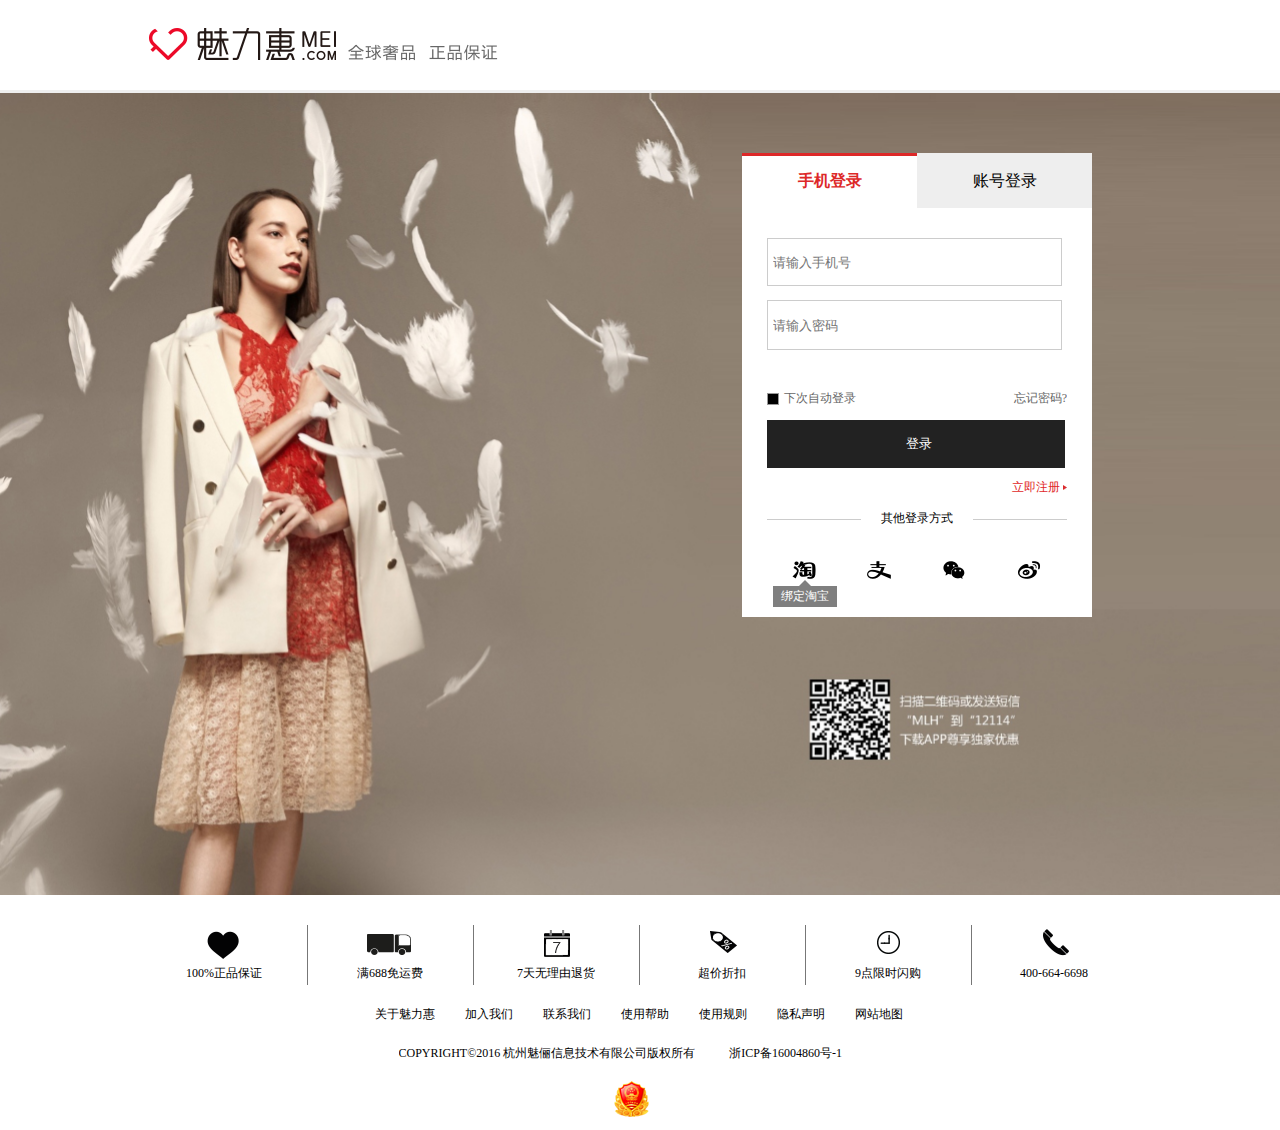
<file: login.html>
<!DOCTYPE html>
<html>
	<head>
		<meta charset="UTF-8">
		<title></title>
		<link rel="stylesheet" type="text/css" href="css/login.css"/>
	</head>
	<body>
		<!--头部-->
		<div class="search">
			<div class="searchs">
				<!--logo-->
				<div class="search_one">
					<a href="#"></a>
				</div>
				<!--logo右下的文字-->
				<div class="search_two"></div>
			</div>
		</div>
		<!--图片-->
		<div class="pic">
			<div class="pics"></div>
			<div class="box">
				<div class="box_top">
					<ul>
						<li>
							<a href="#">手机登录</a>
							<div class="topX x1"></div>
						</li>
						<li>
							<a href="#">账号登录</a>
							<div class="topX x2"></div>
						</li>
					</ul>
					<form>
						<input class="pho_1" type="text" placeholder="请输入手机号" />
						<p class="phone1">请输入手机号</p>
						<input class="pho_2" type="text" placeholder="请输入密码" />
						<p class="phone3">请输入正确的密码</p>
						<div class="login" >
	                          <div class="remenber">
	                          	<span></span>下次自动登录</div>
	                          <a href="#" class="findPassWord">忘记密码?</a>
                      	</div>
						<input class="pho_3" type="submit" value="登录" />
					</form>
					<div class="liji">
						<a href="register.html"  target="_blank">立即注册</a>
					</div>
					<div class="qita">
						<h4>其他登录方式</h4>
						<div class="tubiao">
							<a class="tao" href="#">
								<span>绑定淘宝</span>
							</a>
							<a class="zhi" href="#"></a>
							<a class="xin" href="#"></a>
							<a class="bo" href="#"></a>
						</div>
					</div>
				</div>		
			</div>
		</div>
		<!--底部-->
		<div class="activity">
				<div class="active">
				<ul>
					<li><a href="#">100%正品保证</a></li>
					<li><a href="#">满688免运费</a></li>
					<li><a href="#">7天无理由退货</a></li>
					<li><a href="#">超价折扣</a></li>
					<li><a href="#">9点限时闪购</a></li>
					<li><a href="#">400-664-6698</a></li>
				</ul>
				<p>
					<a href="#">关于魅力惠</a>
					<a href="#">加入我们</a>
					<a href="#">联系我们</a>
					<a href="#">使用帮助</a>
					<a href="#">使用规则</a>
					<a href="#">隐私声明</a>
					<a href="#">网站地图</a>
				</p>
				<p id="lastP">
					<span>COPYRIGHT©2016 杭州魅俪信息技术有限公司版权所有</span>
					<span>浙ICP备16004860号-1</span>
				</p>
				<div class="active_bottom">
					<a href="#"><img src="img/icon_badge.png"/></a>
				</div>
			</div>
		</div>
	</body>
</html>
<script type="text/javascript" src="js/jquery-1.8.3.js"></script>
<script type="text/javascript" src="js/register.js"></script>
<script type="text/javascript" src="js/login.js"></script>
<script type="text/javascript" src="js/cookieTools.js"></script>
<script type="text/javascript">
window.onload=function(){
	function z(str){//#box .cls  p
		if(str.charAt(0)=="#"){
			return document.getElementById(str.substring(1));
		}else if(str.charAt(0)=="."){
			return document.getElementsByClassName(str.substring(1));
		}else{
			return document.getElementsByTagName(str);
		}
	}
	
	
	z(".pho_3")[0].onclick=function(){
		//let s="phonea="+z(".pho_1")[0].value+"&pass="+z(".btn2")[0].value;
		//console.log(s);
		// console.log(1);
		let xhr=new XMLHttpRequest();
		xhr.open("post","php/login.php",true);
		xhr.onreadystatechange=function(){
			if(xhr.readyState==4 && xhr.status==200){
//				console.log(xhr.responseText);
				if(xhr.responseText == 1){
//					console.log(xhr.responseText);
//					保存到cookie中
					addCookie("phone",z(".pho_1")[0].value,10);
					location.href="index.html";	
				}else{
					alert("亲，用户名密码不正确");
				}
				
			}
		}
		xhr.setRequestHeader("Content-type","application/x-www-form-urlencoded");
		let s="phonea="+z(".pho_1")[0].value+"&pass="+z(".pho_2")[0].value;
		xhr.send(s);
	}
}
</script>
</file>
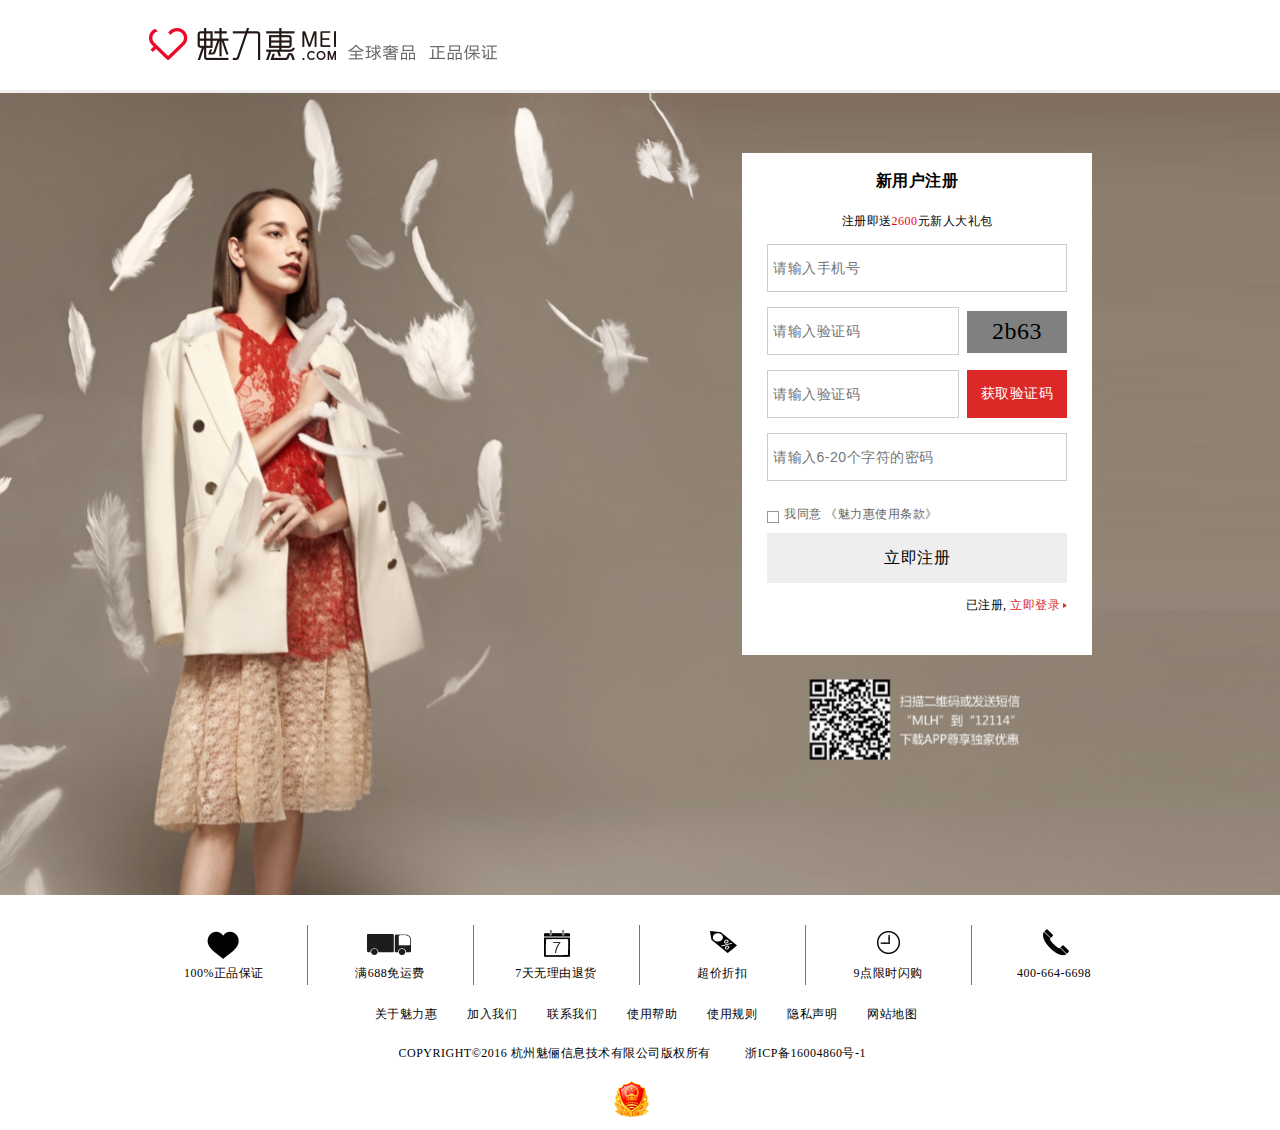
<file: register.html>
<!DOCTYPE html>
<html>
	<head>
		<meta charset="UTF-8">
		<title></title>
		<link rel="stylesheet" type="text/css" href="css/register.css"/>
	</head>
	<body>
		<!--头部-->
		<div class="search">
			<div class="searchs">
				<!--logo-->
				<div class="search_one">
					<a href="#"></a>
				</div>
				<!--logo右下的文字-->
				<div class="search_two"></div>
			</div>
		</div>
		<!--图片-->
		<div class="pic">
			<div class="pics"></div>
			<div class="box">
				<div class="boxTop">
					<h2>新用户注册</h2>
				</div>	
				<div class="newPeople">
					<p>注册即送<span>2600</span>元新人大礼包</p>
				</div>
				<div class="hydl">
					<form>
						<input name="phonea" class="inp i1" type="text" placeholder="请输入手机号"/>
						<p class="error p1">请输入手机号</p>
						<input name="pass" class="inp i2" type="text" placeholder="请输入验证码"/>
						<div class="rightMa">
							<span id="btn">2b63</span>
						</div>
						<p class="error p2">请输入正确的验证码</p>
						<input  class="inp i3" type="text" placeholder="请输入验证码"/>
						<a class="yanZheng" href="#">获取验证码</a>
						<p class="error p3">请输入验证码</p>
						<input class="inp i4" type="password" placeholder="请输入6-20个字符的密码" />
						<p class="error p4">6-20个字符，由字母、数字和符号的两种以上组合</p>
						<div class="yinBox">
							<span class="s1"></span>
							<span class="s2"></span>
							<span class="s3"></span>
						</div>
					</form>
				</div>
				<div class="sjzl">
					<p>
						<span class="span1"></span>
						我同意
						<a href="#" target="_blank">
							<span class="span2">《魅力惠使用条款》</span>
						</a>
					</p>
				</div>
				<div class="btn_last">
					<a class="lastA" href="#">立即注册</a>
				</div>
				<div class="box_footer">
					已注册, 
					<a href="login.html" target="_blank">立即登录</a>
				</div>
			</div>
		</div>
		<!--底部-->
		<div class="activity">
				<div class="active">
				<ul>
					<li><a href="#">100%正品保证</a></li>
					<li><a href="#">满688免运费</a></li>
					<li><a href="#">7天无理由退货</a></li>
					<li><a href="#">超价折扣</a></li>
					<li><a href="#">9点限时闪购</a></li>
					<li><a href="#">400-664-6698</a></li>
				</ul>
				<p>
					<a href="#">关于魅力惠</a>
					<a href="#">加入我们</a>
					<a href="#">联系我们</a>
					<a href="#">使用帮助</a>
					<a href="#">使用规则</a>
					<a href="#">隐私声明</a>
					<a href="#">网站地图</a>
				</p>
				<p id="lastP">
					<span>COPYRIGHT©2016 杭州魅俪信息技术有限公司版权所有</span>
					<span>浙ICP备16004860号-1</span>
				</p>
				<div class="active_bottom">
					<a href="#"><img src="img/icon_badge.png"/></a>
				</div>
			</div>
		</div>
	</body>
</html>
<script type="text/javascript" src="js/jquery-1.8.3.js"></script>
<script  type="text/javascript" src="js/register.js"></script>
<script type="text/javascript" src="js/ajax1808.js"></script>
<script type="text/javascript" src="js/cookieTools.js"></script>
<script type="text/javascript">
window.onload=function(){
	function z(str){//#box .cls  p
	if(str.charAt(0)=="#"){
		return document.getElementById(str.substring(1));
	}else if(str.charAt(0)=="."){
		return document.getElementsByClassName(str.substring(1));
	}else{
		return document.getElementsByTagName(str);
	}
}	
	//随机数
	z("#btn").onclick=function(){
		z("#btn").innerHTML=nn();
	}
	//注册页面
	z(".lastA")[0].onclick=function(){
		// console.log(1);
		let xhr=new XMLHttpRequest();
		xhr.open("post","php/register.php",true);
		xhr.onreadystatechange=function(){
			if(xhr.readyState==4 && xhr.status==200){
				var str=xhr.responseText;
				// console.log(str);
				if(str=="1"){
//					$(".result")[0].innerHTML="注册成功";
//					getCookie("phone");
					alert("注册成功");
					location.href="login.html";

				}else if(str=="-1"){
//					$(".result")[0].innerHTML="用户名已存在";
					alert("用户名已存在");
				}
			else{
//				$(".result")[0].innerHTML="服务器出错";
				alert("服务器出错");
				}
			}
		}
		xhr.setRequestHeader("Content-type","application/x-www-form-urlencoded");
		let s="phonea="+z(".i1")[0].value+"&pass="+z(".i4")[0].value;
		xhr.send(s);
	}
}

function nn(){
		var str="";
		for(var i=0;i<4;i++){
			str+=(parseInt(Math.random()*16)).toString(16);
		}
		return str;
}

</script>
</file>
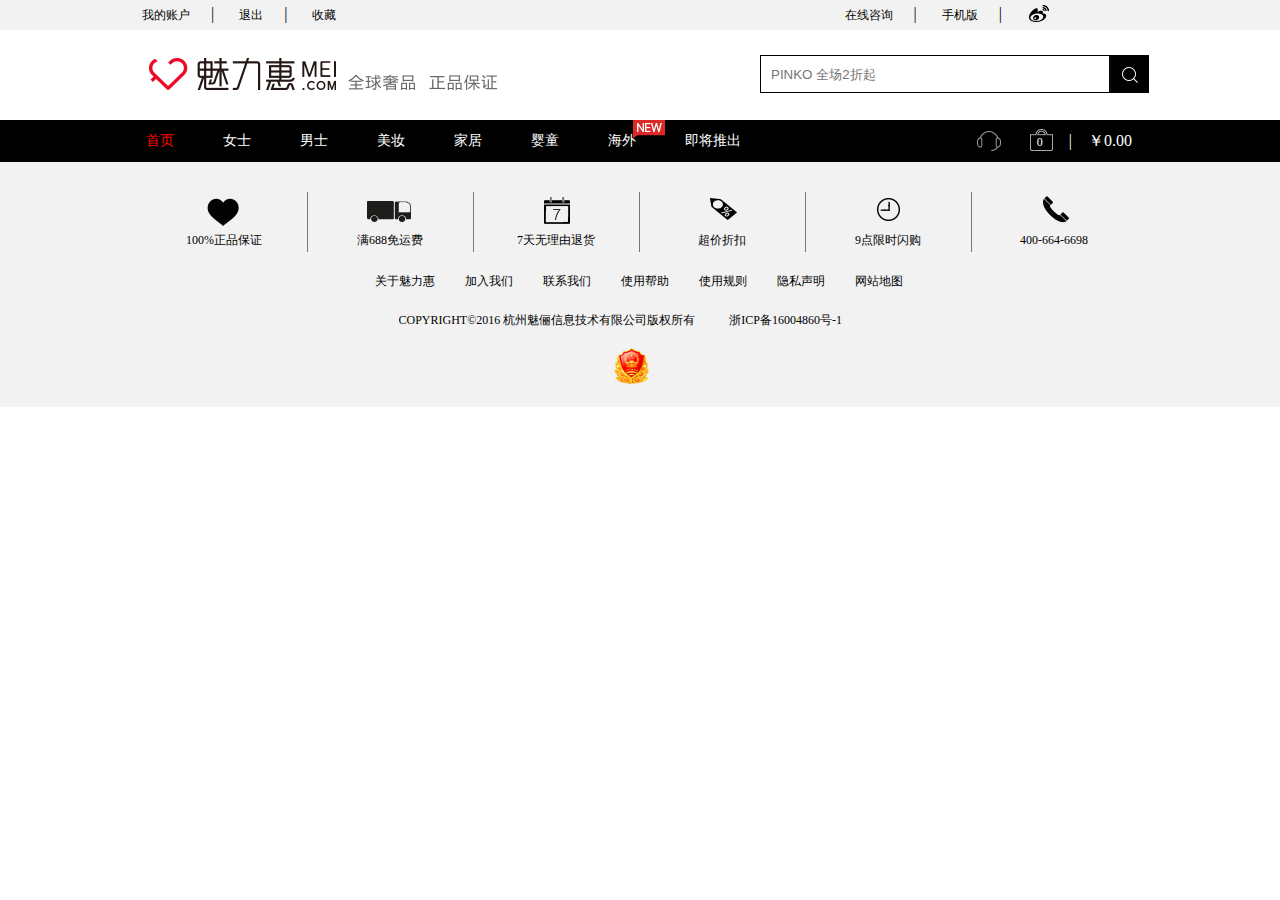
<file: shoping.html>
<!DOCTYPE html>
<html>
	<head>
		<meta charset="UTF-8">
		<title></title>
		<link rel="stylesheet" type="text/css" href="css/shoping.css"/>
	</head>
	<body>
		<!--头部-->
			<div class="top">
				<div class="tops">
					<div class="top_one">
						<a href="#">我的账户</a><span>|</span>
						<a href="#">退出</a><span>|</span>
						<a href="#">收藏</a>
					</div>
					<div class="top_two">
						<a href="#" title="在线咨询">在线咨询</a><span>|</span>
						<a href="#" class="twos">手机版</a><span>|</span>
						<div class="phone">
							<img src="img/QR_code.png" />
							<p>扫码下载APP</p>
						</div>
						<a href="#"><img src="img/2.jpg"/></a>
					</div>
				</div>
			</div>
			<!--搜索栏-->
			<div class="search">
				<div class="searchs">
					<!--logo-->
					<div class="search_one">
						<a href="#"></a>
					</div>
					<!--logo右下的文字-->
					<div class="search_two"></div>
					<!--文本框-->
					<div class="search_three">
						<input type="text" placeholder="PINKO 全场2折起"/><input type="submit" value=""/>
					</div>
				</div>
			</div>
			<!--导航栏-->
			<div class="nav">
				<div class="navs">
					<!--文字导航-->
					<ul class="nav_one">
						<li>
							<a href="#" class="al1">首页</a>
						</li>
						<li>
							<a href="#" class="navA al2">女士</a>
						</li>
						<li>
							<a href="#" class="navA al3">男士</a>
						</li>
						<li>
							<a href="#" class="navA al4">美妆</a>
						</li>
						<li>
							<a href="#" class="navA al5">家居</a>
						</li>
						<li>
							<a href="#" class="navA al6">婴童</a>
						</li>
						<li class="lastli">
							<a href="#" class="navA al7">海外</a>
							<span class="newUp"></span>
						</li>
						<li>
							<a href="#" class="navA al8">即将推出</a>
						</li>
					</ul>
						<div class="nvshi n1">
							<div class="nvLeft">
								<div class="nvLeft_top">
									<h3>热门活动</h3>
								</div>
								<div class="nvLeft_bottom">
									<ul>
										<li>
											<a href="#">STELLA MCCARTNEY  你的时髦御寒单品精选</a>
										</li>
										<li>
											<a href="#">SARA PHILLIPS 精选羊绒衫 打造独特自我</a>
										</li>
										<li>
											<a href="#">M&amp;E CASHMERE 法式 轻奢 艺术 简约</a>
										</li>
										<li>
											<a href="#">PINKO  外套毛衣专场&nbsp;&nbsp;&nbsp;&nbsp;&nbsp;</a>
										</li>
										<li>
											<a href="#">PINKO  裙装及配件专场&nbsp;&nbsp;&nbsp;&nbsp;&nbsp;</a>
										</li>
										<li>
											<a href="#">PINKO 上下装内搭特惠场</a>
										</li>
										<li>
											<a href="#">衣架 职场精英女王也能凹造型</a>
										</li>
										<li>
											<a href="#">LYMK 花园美梦，可爱的不同</a>
										</li>
										
									</ul>
									<a href="#" class="lastA">查看所有内容</a>
								</div>
							</div>
							<div class="nvRight">
								<div class="nvRight_top">
									<h3>商品分类</h3>
								</div>
								<div class="nvRight_bottom">
									<ul>
										<li><a href="#">服装&nbsp;&nbsp;&nbsp;&nbsp;&nbsp;</a></li>
										<li><a href="#">鞋履&nbsp;&nbsp;&nbsp;&nbsp;&nbsp;</a></li>
										<li><a href="#">包袋&nbsp;&nbsp;&nbsp;&nbsp;&nbsp;</a></li>
										<li><a href="#">手表&amp;首饰</a></li>
										<li><a href="#">配饰&nbsp;&nbsp;&nbsp;&nbsp;&nbsp;</a></li>
										<li><a href="#">内衣&nbsp;&nbsp;&nbsp;&nbsp;&nbsp;</a></li>
										<li><a href="#">眼镜&nbsp;&nbsp;&nbsp;&nbsp;&nbsp;</a></li>
									</ul>
								</div>
							</div>
						</div>
						<div class="nvshi n2">
							<div class="nvLeft">
								<div class="nvLeft_top">
									<h3>热门活动</h3>
								</div>
								<div class="nvLeft_bottom">
									<ul>
										<li>
											<a href="#">STELLA MCCARTNEY  你的时髦御寒单品精选</a>
										</li>
										<li>
											<a href="#">SARA PHILLIPS 精选羊绒衫 打造独特自我</a>
										</li>
										<li>
											<a href="#">M&amp;E CASHMERE 法式 轻奢 艺术 简约</a>
										</li>
										<li>
											<a href="#">PINKO  外套毛衣专场&nbsp;&nbsp;&nbsp;&nbsp;&nbsp;</a>
										</li>
										<li>
											<a href="#">PINKO  裙装及配件专场&nbsp;&nbsp;&nbsp;&nbsp;&nbsp;</a>
										</li>
										<li>
											<a href="#">PINKO 上下装内搭特惠场</a>
										</li>
										<li>
											<a href="#">衣架 职场精英女王也能凹造型</a>
										</li>
										<li>
											<a href="#">LYMK 花园美梦，可爱的不同</a>
										</li>
										
									</ul>
									<a href="#" class="lastA">查看所有内容</a>
								</div>
							</div>
							<div class="nvRight">
								<div class="nvRight_top">
									<h3>商品分类</h3>
								</div>
								<div class="nvRight_bottom">
									<ul>
										<li><a href="#">服装&nbsp;&nbsp;&nbsp;&nbsp;&nbsp;</a></li>
										<li><a href="#">鞋履&nbsp;&nbsp;&nbsp;&nbsp;&nbsp;</a></li>
										<li><a href="#">包袋&nbsp;&nbsp;&nbsp;&nbsp;&nbsp;</a></li>
										<li><a href="#">手表&amp;首饰</a></li>
										<li><a href="#">配饰&nbsp;&nbsp;&nbsp;&nbsp;&nbsp;</a></li>
										<li><a href="#">内衣&nbsp;&nbsp;&nbsp;&nbsp;&nbsp;</a></li>
										<li><a href="#">眼镜&nbsp;&nbsp;&nbsp;&nbsp;&nbsp;</a></li>
									</ul>
								</div>
							</div>
						</div>
						<div class="nvshi n3">
							<div class="nvLeft">
								<div class="nvLeft_top">
									<h3>热门活动</h3>
								</div>
								<div class="nvLeft_bottom">
									<ul>
										<li>
											<a href="#">STELLA MCCARTNEY  你的时髦御寒单品精选</a>
										</li>
										<li>
											<a href="#">SARA PHILLIPS 精选羊绒衫 打造独特自我</a>
										</li>
										<li>
											<a href="#">M&amp;E CASHMERE 法式 轻奢 艺术 简约</a>
										</li>
										<li>
											<a href="#">PINKO  外套毛衣专场&nbsp;&nbsp;&nbsp;&nbsp;&nbsp;</a>
										</li>
										<li>
											<a href="#">PINKO  裙装及配件专场&nbsp;&nbsp;&nbsp;&nbsp;&nbsp;</a>
										</li>
										<li>
											<a href="#">PINKO 上下装内搭特惠场</a>
										</li>
										<li>
											<a href="#">衣架 职场精英女王也能凹造型</a>
										</li>
										<li>
											<a href="#">LYMK 花园美梦，可爱的不同</a>
										</li>
										
									</ul>
									<a href="#" class="lastA">查看所有内容</a>
								</div>
							</div>
							<div class="nvRight">
								<div class="nvRight_top">
									<h3>商品分类</h3>
								</div>
								<div class="nvRight_bottom">
									<ul>
										<li><a href="#">服装&nbsp;&nbsp;&nbsp;&nbsp;&nbsp;</a></li>
										<li><a href="#">鞋履&nbsp;&nbsp;&nbsp;&nbsp;&nbsp;</a></li>
										<li><a href="#">包袋&nbsp;&nbsp;&nbsp;&nbsp;&nbsp;</a></li>
										<li><a href="#">手表&amp;首饰</a></li>
										<li><a href="#">配饰&nbsp;&nbsp;&nbsp;&nbsp;&nbsp;</a></li>
										<li><a href="#">内衣&nbsp;&nbsp;&nbsp;&nbsp;&nbsp;</a></li>
										<li><a href="#">眼镜&nbsp;&nbsp;&nbsp;&nbsp;&nbsp;</a></li>
									</ul>
								</div>
							</div>
						</div>
						<div class="nvshi n4">
							<div class="nvLeft">
								<div class="nvLeft_top">
									<h3>热门活动</h3>
								</div>
								<div class="nvLeft_bottom">
									<ul>
										<li>
											<a href="#">STELLA MCCARTNEY  你的时髦御寒单品精选</a>
										</li>
										<li>
											<a href="#">SARA PHILLIPS 精选羊绒衫 打造独特自我</a>
										</li>
										<li>
											<a href="#">M&amp;E CASHMERE 法式 轻奢 艺术 简约</a>
										</li>
										<li>
											<a href="#">PINKO  外套毛衣专场&nbsp;&nbsp;&nbsp;&nbsp;&nbsp;</a>
										</li>
										<li>
											<a href="#">PINKO  裙装及配件专场&nbsp;&nbsp;&nbsp;&nbsp;&nbsp;</a>
										</li>
										<li>
											<a href="#">PINKO 上下装内搭特惠场</a>
										</li>
										<li>
											<a href="#">衣架 职场精英女王也能凹造型</a>
										</li>
										<li>
											<a href="#">LYMK 花园美梦，可爱的不同</a>
										</li>
										
									</ul>
									<a href="#" class="lastA">查看所有内容</a>
								</div>
							</div>
							<div class="nvRight">
								<div class="nvRight_top">
									<h3>商品分类</h3>
								</div>
								<div class="nvRight_bottom">
									<ul>
										<li><a href="#">服装&nbsp;&nbsp;&nbsp;&nbsp;&nbsp;</a></li>
										<li><a href="#">鞋履&nbsp;&nbsp;&nbsp;&nbsp;&nbsp;</a></li>
										<li><a href="#">包袋&nbsp;&nbsp;&nbsp;&nbsp;&nbsp;</a></li>
										<li><a href="#">手表&amp;首饰</a></li>
										<li><a href="#">配饰&nbsp;&nbsp;&nbsp;&nbsp;&nbsp;</a></li>
										<li><a href="#">内衣&nbsp;&nbsp;&nbsp;&nbsp;&nbsp;</a></li>
										<li><a href="#">眼镜&nbsp;&nbsp;&nbsp;&nbsp;&nbsp;</a></li>
									</ul>
								</div>
							</div>
						</div>
						<div class="nvshi n5">
							<div class="nvLeft">
								<div class="nvLeft_top">
									<h3>热门活动</h3>
								</div>
								<div class="nvLeft_bottom">
									<ul>
										<li>
											<a href="#">STELLA MCCARTNEY  你的时髦御寒单品精选</a>
										</li>
										<li>
											<a href="#">SARA PHILLIPS 精选羊绒衫 打造独特自我</a>
										</li>
										<li>
											<a href="#">M&amp;E CASHMERE 法式 轻奢 艺术 简约</a>
										</li>
										<li>
											<a href="#">PINKO  外套毛衣专场&nbsp;&nbsp;&nbsp;&nbsp;&nbsp;</a>
										</li>
										<li>
											<a href="#">PINKO  裙装及配件专场&nbsp;&nbsp;&nbsp;&nbsp;&nbsp;</a>
										</li>
										<li>
											<a href="#">PINKO 上下装内搭特惠场</a>
										</li>
										<li>
											<a href="#">衣架 职场精英女王也能凹造型</a>
										</li>
										<li>
											<a href="#">LYMK 花园美梦，可爱的不同</a>
										</li>
										
									</ul>
									<a href="#" class="lastA">查看所有内容</a>
								</div>
							</div>
							<div class="nvRight">
								<div class="nvRight_top">
									<h3>商品分类</h3>
								</div>
								<div class="nvRight_bottom">
									<ul>
										<li><a href="#">服装&nbsp;&nbsp;&nbsp;&nbsp;&nbsp;</a></li>
										<li><a href="#">鞋履&nbsp;&nbsp;&nbsp;&nbsp;&nbsp;</a></li>
										<li><a href="#">包袋&nbsp;&nbsp;&nbsp;&nbsp;&nbsp;</a></li>
										<li><a href="#">手表&amp;首饰</a></li>
										<li><a href="#">配饰&nbsp;&nbsp;&nbsp;&nbsp;&nbsp;</a></li>
										<li><a href="#">内衣&nbsp;&nbsp;&nbsp;&nbsp;&nbsp;</a></li>
										<li><a href="#">眼镜&nbsp;&nbsp;&nbsp;&nbsp;&nbsp;</a></li>
									</ul>
								</div>
							</div>
						</div>
						<div class="nvshi n6">
							<div class="nvLeft">
								<div class="nvLeft_top">
									<h3>热门活动</h3>
								</div>
								<div class="nvLeft_bottom">
									<ul>
										<li>
											<a href="#">STELLA MCCARTNEY  你的时髦御寒单品精选</a>
										</li>
										<li>
											<a href="#">SARA PHILLIPS 精选羊绒衫 打造独特自我</a>
										</li>
										<li>
											<a href="#">M&amp;E CASHMERE 法式 轻奢 艺术 简约</a>
										</li>
										<li>
											<a href="#">PINKO  外套毛衣专场&nbsp;&nbsp;&nbsp;&nbsp;&nbsp;</a>
										</li>
										<li>
											<a href="#">PINKO  裙装及配件专场&nbsp;&nbsp;&nbsp;&nbsp;&nbsp;</a>
										</li>
										<li>
											<a href="#">PINKO 上下装内搭特惠场</a>
										</li>
										<li>
											<a href="#">衣架 职场精英女王也能凹造型</a>
										</li>
										<li>
											<a href="#">LYMK 花园美梦，可爱的不同</a>
										</li>
										
									</ul>
									<a href="#" class="lastA">查看所有内容</a>
								</div>
							</div>
							<div class="nvRight">
								<div class="nvRight_top">
									<h3>商品分类</h3>
								</div>
								<div class="nvRight_bottom">
									<ul>
										<li><a href="#">服装&nbsp;&nbsp;&nbsp;&nbsp;&nbsp;</a></li>
										<li><a href="#">鞋履&nbsp;&nbsp;&nbsp;&nbsp;&nbsp;</a></li>
										<li><a href="#">包袋&nbsp;&nbsp;&nbsp;&nbsp;&nbsp;</a></li>
										<li><a href="#">手表&amp;首饰</a></li>
										<li><a href="#">配饰&nbsp;&nbsp;&nbsp;&nbsp;&nbsp;</a></li>
										<li><a href="#">内衣&nbsp;&nbsp;&nbsp;&nbsp;&nbsp;</a></li>
										<li><a href="#">眼镜&nbsp;&nbsp;&nbsp;&nbsp;&nbsp;</a></li>
									</ul>
								</div>
							</div>
						</div>
						
					<div class="nav_right">
						<div class="right_left">
							<span title="在线客服"></span>
						</div>
						<div class="right_rig">
							<ul>
								<li>0</li>
								<li>|</li>
								<li>￥0.00</li>
							</ul>
						</div>
					</div>
				</div>
				
			</div>
			<!--底部-->
			<div class="activity">
				<div class="active">
				<ul>
					<li><a href="#">100%正品保证</a></li>
					<li><a href="#">满688免运费</a></li>
					<li><a href="#">7天无理由退货</a></li>
					<li><a href="#">超价折扣</a></li>
					<li><a href="#">9点限时闪购</a></li>
					<li><a href="#">400-664-6698</a></li>
				</ul>
				<p>
					<a href="#">关于魅力惠</a>
					<a href="#">加入我们</a>
					<a href="#">联系我们</a>
					<a href="#">使用帮助</a>
					<a href="#">使用规则</a>
					<a href="#">隐私声明</a>
					<a href="#">网站地图</a>
				</p>
				<p id="lastP">
					<span>COPYRIGHT©2016 杭州魅俪信息技术有限公司版权所有</span>
					<span>浙ICP备16004860号-1</span>
				</p>
				<div class="active_bottom">
					<a href="#"><img src="img/icon_badge.png"/></a>
				</div>
			</div>
		</div>
	</body>
</html>
<script type="text/javascript" src="js/jquery-1.8.3.js"></script>
<script  type="text/javascript" src="js/shoping.js"></script>
</file>
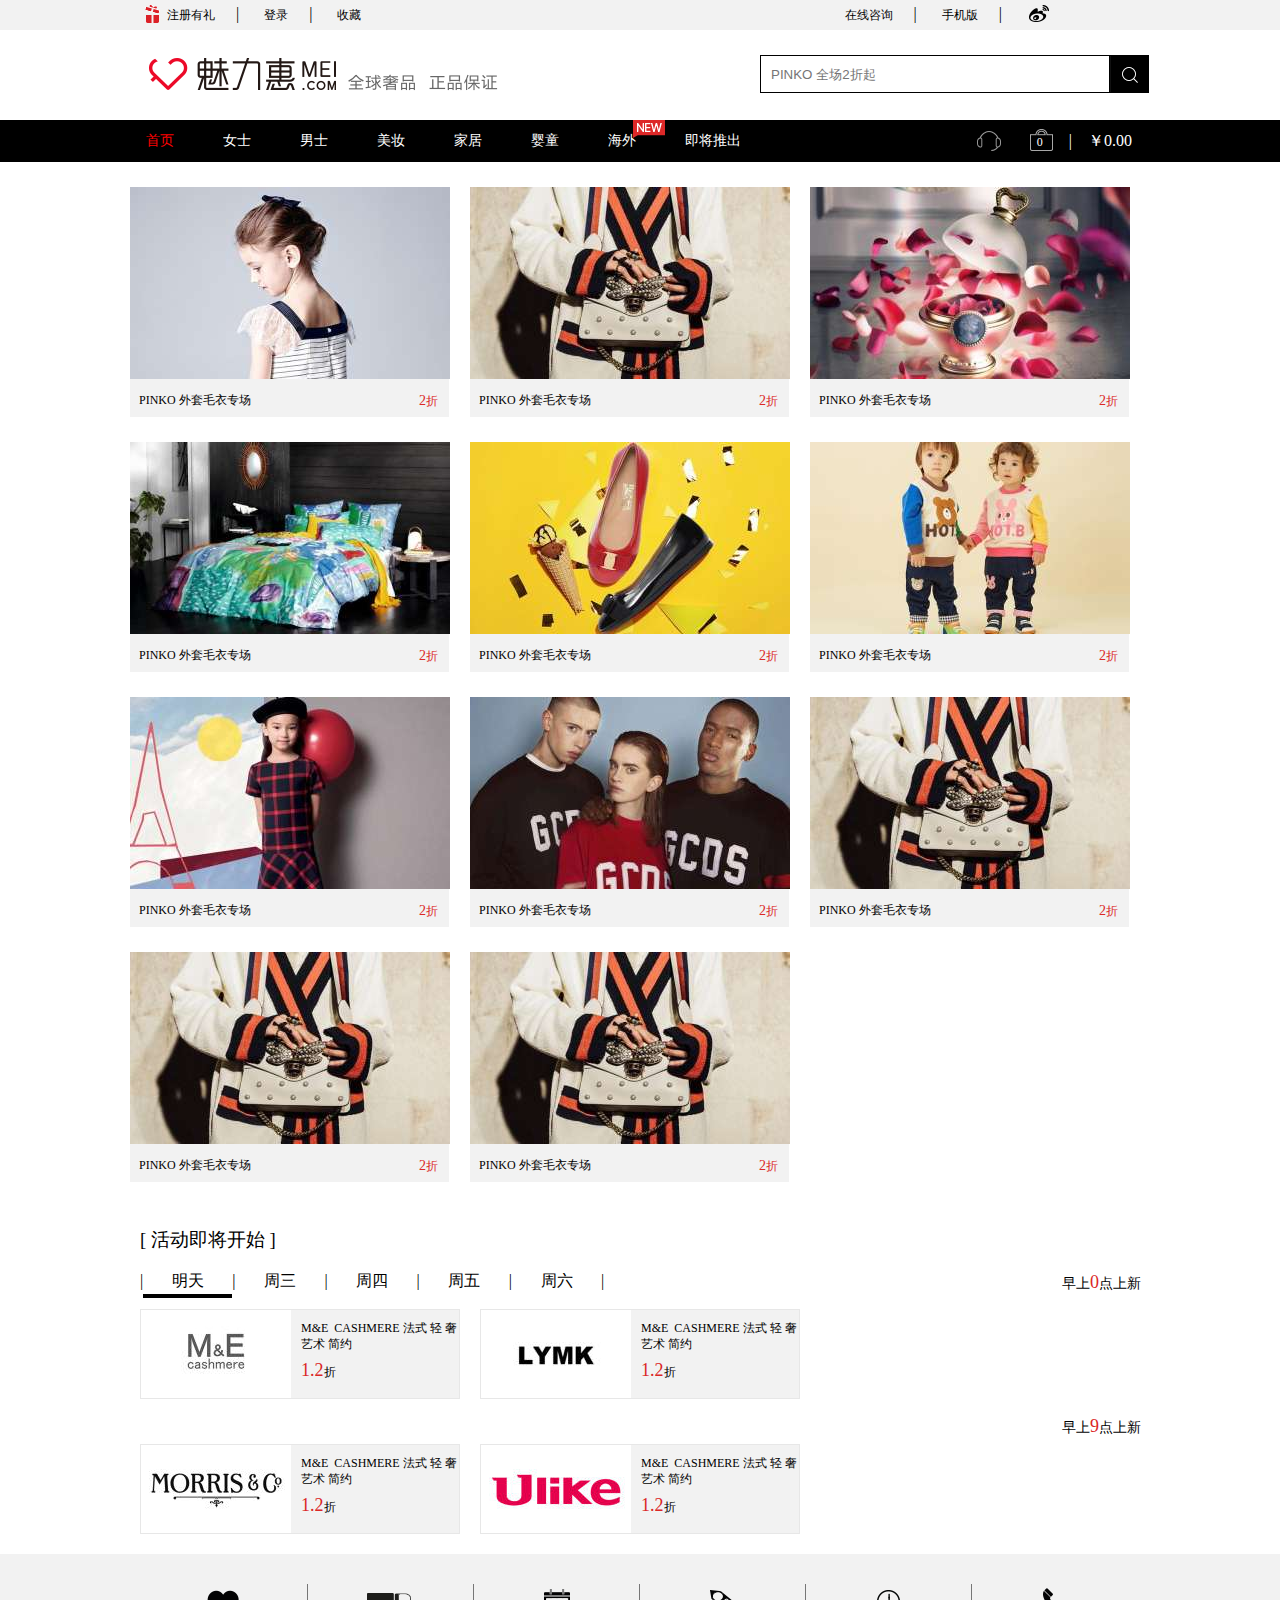
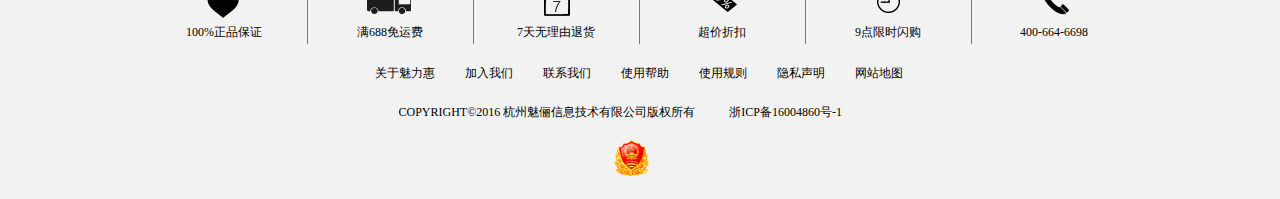
<file: shopLieBiao.html>
<!DOCTYPE html>
<html>
	<head>
		<meta charset="UTF-8">
		<title></title>
		<link rel="stylesheet" type="text/css" href="css/shopLieBiao.css"/>
	</head>
	<body>
		
			<!--头部-->
			<div class="top">
				<div class="tops">
					<div class="top_one">
						<a href="#"><img src="img/1.jpg"/></a>
						<a href="register.html" target="_blank">注册有礼</a><span>|</span>
						<a href="login.html" target="_blank">登录</a><span>|</span>
						<a href="#">收藏</a>
					</div>
					<div class="top_two">
						<a href="#" title="在线咨询">在线咨询</a><span>|</span>
						<a href="#" class="twos">手机版</a><span>|</span>
						<div class="phone">
							<img src="img/QR_code.png" />
							<p>扫码下载APP</p>
						</div>
						<a href="#"><img src="img/2.jpg"/></a>
					</div>
				</div>
			</div>
			<!--搜索栏-->
			<div class="search">
				<div class="searchs">
					<!--logo-->
					<div class="search_one">
						<a href="#"></a>
					</div>
					<!--logo右下的文字-->
					<div class="search_two"></div>
					<!--文本框-->
					<div class="search_three">
						<input type="text" placeholder="PINKO 全场2折起"/><input type="submit" value=""/>
					</div>
				</div>
			</div>
			<!--导航栏-->
			<div class="nav">
				<div class="navs">
					<!--文字导航-->
					<ul class="nav_one">
						<li>
							<a href="#" class="al1">首页</a>
						</li>
						<li>
							<a href="#" class="navA al2">女士</a>
						</li>
						<li>
							<a href="#" class="navA al3">男士</a>
						</li>
						<li>
							<a href="#" class="navA al4">美妆</a>
						</li>
						<li>
							<a href="#" class="navA al5">家居</a>
						</li>
						<li>
							<a href="#" class="navA al6">婴童</a>
						</li>
						<li class="lastli">
							<a href="#" class="navA al7">海外</a>
							<span class="newUp"></span>
						</li>
						<li>
							<a href="#" class="navA al8">即将推出</a>
						</li>
					</ul>
						<div class="nvshi n1">
							<div class="nvLeft">
								<div class="nvLeft_top">
									<h3>热门活动</h3>
								</div>
								<div class="nvLeft_bottom">
									<ul>
										<li>
											<a href="#">STELLA MCCARTNEY  你的时髦御寒单品精选</a>
										</li>
										<li>
											<a href="#">SARA PHILLIPS 精选羊绒衫 打造独特自我</a>
										</li>
										<li>
											<a href="#">M&amp;E CASHMERE 法式 轻奢 艺术 简约</a>
										</li>
										<li>
											<a href="#">PINKO  外套毛衣专场&nbsp;&nbsp;&nbsp;&nbsp;&nbsp;</a>
										</li>
										<li>
											<a href="#">PINKO  裙装及配件专场&nbsp;&nbsp;&nbsp;&nbsp;&nbsp;</a>
										</li>
										<li>
											<a href="#">PINKO 上下装内搭特惠场</a>
										</li>
										<li>
											<a href="#">衣架 职场精英女王也能凹造型</a>
										</li>
										<li>
											<a href="#">LYMK 花园美梦，可爱的不同</a>
										</li>
										
									</ul>
									<a href="#" class="lastA">查看所有内容</a>
								</div>
							</div>
							<div class="nvRight">
								<div class="nvRight_top">
									<h3>商品分类</h3>
								</div>
								<div class="nvRight_bottom">
									<ul>
										<li><a href="#">服装&nbsp;&nbsp;&nbsp;&nbsp;&nbsp;</a></li>
										<li><a href="#">鞋履&nbsp;&nbsp;&nbsp;&nbsp;&nbsp;</a></li>
										<li><a href="#">包袋&nbsp;&nbsp;&nbsp;&nbsp;&nbsp;</a></li>
										<li><a href="#">手表&amp;首饰</a></li>
										<li><a href="#">配饰&nbsp;&nbsp;&nbsp;&nbsp;&nbsp;</a></li>
										<li><a href="#">内衣&nbsp;&nbsp;&nbsp;&nbsp;&nbsp;</a></li>
										<li><a href="#">眼镜&nbsp;&nbsp;&nbsp;&nbsp;&nbsp;</a></li>
									</ul>
								</div>
							</div>
						</div>
						<div class="nvshi n2">
							<div class="nvLeft">
								<div class="nvLeft_top">
									<h3>热门活动</h3>
								</div>
								<div class="nvLeft_bottom">
									<ul>
										<li>
											<a href="#">STELLA MCCARTNEY  你的时髦御寒单品精选</a>
										</li>
										<li>
											<a href="#">SARA PHILLIPS 精选羊绒衫 打造独特自我</a>
										</li>
										<li>
											<a href="#">M&amp;E CASHMERE 法式 轻奢 艺术 简约</a>
										</li>
										<li>
											<a href="#">PINKO  外套毛衣专场&nbsp;&nbsp;&nbsp;&nbsp;&nbsp;</a>
										</li>
										<li>
											<a href="#">PINKO  裙装及配件专场&nbsp;&nbsp;&nbsp;&nbsp;&nbsp;</a>
										</li>
										<li>
											<a href="#">PINKO 上下装内搭特惠场</a>
										</li>
										<li>
											<a href="#">衣架 职场精英女王也能凹造型</a>
										</li>
										<li>
											<a href="#">LYMK 花园美梦，可爱的不同</a>
										</li>
										
									</ul>
									<a href="#" class="lastA">查看所有内容</a>
								</div>
							</div>
							<div class="nvRight">
								<div class="nvRight_top">
									<h3>商品分类</h3>
								</div>
								<div class="nvRight_bottom">
									<ul>
										<li><a href="#">服装&nbsp;&nbsp;&nbsp;&nbsp;&nbsp;</a></li>
										<li><a href="#">鞋履&nbsp;&nbsp;&nbsp;&nbsp;&nbsp;</a></li>
										<li><a href="#">包袋&nbsp;&nbsp;&nbsp;&nbsp;&nbsp;</a></li>
										<li><a href="#">手表&amp;首饰</a></li>
										<li><a href="#">配饰&nbsp;&nbsp;&nbsp;&nbsp;&nbsp;</a></li>
										<li><a href="#">内衣&nbsp;&nbsp;&nbsp;&nbsp;&nbsp;</a></li>
										<li><a href="#">眼镜&nbsp;&nbsp;&nbsp;&nbsp;&nbsp;</a></li>
									</ul>
								</div>
							</div>
						</div>
						<div class="nvshi n3">
							<div class="nvLeft">
								<div class="nvLeft_top">
									<h3>热门活动</h3>
								</div>
								<div class="nvLeft_bottom">
									<ul>
										<li>
											<a href="#">STELLA MCCARTNEY  你的时髦御寒单品精选</a>
										</li>
										<li>
											<a href="#">SARA PHILLIPS 精选羊绒衫 打造独特自我</a>
										</li>
										<li>
											<a href="#">M&amp;E CASHMERE 法式 轻奢 艺术 简约</a>
										</li>
										<li>
											<a href="#">PINKO  外套毛衣专场&nbsp;&nbsp;&nbsp;&nbsp;&nbsp;</a>
										</li>
										<li>
											<a href="#">PINKO  裙装及配件专场&nbsp;&nbsp;&nbsp;&nbsp;&nbsp;</a>
										</li>
										<li>
											<a href="#">PINKO 上下装内搭特惠场</a>
										</li>
										<li>
											<a href="#">衣架 职场精英女王也能凹造型</a>
										</li>
										<li>
											<a href="#">LYMK 花园美梦，可爱的不同</a>
										</li>
										
									</ul>
									<a href="#" class="lastA">查看所有内容</a>
								</div>
							</div>
							<div class="nvRight">
								<div class="nvRight_top">
									<h3>商品分类</h3>
								</div>
								<div class="nvRight_bottom">
									<ul>
										<li><a href="#">服装&nbsp;&nbsp;&nbsp;&nbsp;&nbsp;</a></li>
										<li><a href="#">鞋履&nbsp;&nbsp;&nbsp;&nbsp;&nbsp;</a></li>
										<li><a href="#">包袋&nbsp;&nbsp;&nbsp;&nbsp;&nbsp;</a></li>
										<li><a href="#">手表&amp;首饰</a></li>
										<li><a href="#">配饰&nbsp;&nbsp;&nbsp;&nbsp;&nbsp;</a></li>
										<li><a href="#">内衣&nbsp;&nbsp;&nbsp;&nbsp;&nbsp;</a></li>
										<li><a href="#">眼镜&nbsp;&nbsp;&nbsp;&nbsp;&nbsp;</a></li>
									</ul>
								</div>
							</div>
						</div>
						<div class="nvshi n4">
							<div class="nvLeft">
								<div class="nvLeft_top">
									<h3>热门活动</h3>
								</div>
								<div class="nvLeft_bottom">
									<ul>
										<li>
											<a href="#">STELLA MCCARTNEY  你的时髦御寒单品精选</a>
										</li>
										<li>
											<a href="#">SARA PHILLIPS 精选羊绒衫 打造独特自我</a>
										</li>
										<li>
											<a href="#">M&amp;E CASHMERE 法式 轻奢 艺术 简约</a>
										</li>
										<li>
											<a href="#">PINKO  外套毛衣专场&nbsp;&nbsp;&nbsp;&nbsp;&nbsp;</a>
										</li>
										<li>
											<a href="#">PINKO  裙装及配件专场&nbsp;&nbsp;&nbsp;&nbsp;&nbsp;</a>
										</li>
										<li>
											<a href="#">PINKO 上下装内搭特惠场</a>
										</li>
										<li>
											<a href="#">衣架 职场精英女王也能凹造型</a>
										</li>
										<li>
											<a href="#">LYMK 花园美梦，可爱的不同</a>
										</li>
										
									</ul>
									<a href="#" class="lastA">查看所有内容</a>
								</div>
							</div>
							<div class="nvRight">
								<div class="nvRight_top">
									<h3>商品分类</h3>
								</div>
								<div class="nvRight_bottom">
									<ul>
										<li><a href="#">服装&nbsp;&nbsp;&nbsp;&nbsp;&nbsp;</a></li>
										<li><a href="#">鞋履&nbsp;&nbsp;&nbsp;&nbsp;&nbsp;</a></li>
										<li><a href="#">包袋&nbsp;&nbsp;&nbsp;&nbsp;&nbsp;</a></li>
										<li><a href="#">手表&amp;首饰</a></li>
										<li><a href="#">配饰&nbsp;&nbsp;&nbsp;&nbsp;&nbsp;</a></li>
										<li><a href="#">内衣&nbsp;&nbsp;&nbsp;&nbsp;&nbsp;</a></li>
										<li><a href="#">眼镜&nbsp;&nbsp;&nbsp;&nbsp;&nbsp;</a></li>
									</ul>
								</div>
							</div>
						</div>
						<div class="nvshi n5">
							<div class="nvLeft">
								<div class="nvLeft_top">
									<h3>热门活动</h3>
								</div>
								<div class="nvLeft_bottom">
									<ul>
										<li>
											<a href="#">STELLA MCCARTNEY  你的时髦御寒单品精选</a>
										</li>
										<li>
											<a href="#">SARA PHILLIPS 精选羊绒衫 打造独特自我</a>
										</li>
										<li>
											<a href="#">M&amp;E CASHMERE 法式 轻奢 艺术 简约</a>
										</li>
										<li>
											<a href="#">PINKO  外套毛衣专场&nbsp;&nbsp;&nbsp;&nbsp;&nbsp;</a>
										</li>
										<li>
											<a href="#">PINKO  裙装及配件专场&nbsp;&nbsp;&nbsp;&nbsp;&nbsp;</a>
										</li>
										<li>
											<a href="#">PINKO 上下装内搭特惠场</a>
										</li>
										<li>
											<a href="#">衣架 职场精英女王也能凹造型</a>
										</li>
										<li>
											<a href="#">LYMK 花园美梦，可爱的不同</a>
										</li>
										
									</ul>
									<a href="#" class="lastA">查看所有内容</a>
								</div>
							</div>
							<div class="nvRight">
								<div class="nvRight_top">
									<h3>商品分类</h3>
								</div>
								<div class="nvRight_bottom">
									<ul>
										<li><a href="#">服装&nbsp;&nbsp;&nbsp;&nbsp;&nbsp;</a></li>
										<li><a href="#">鞋履&nbsp;&nbsp;&nbsp;&nbsp;&nbsp;</a></li>
										<li><a href="#">包袋&nbsp;&nbsp;&nbsp;&nbsp;&nbsp;</a></li>
										<li><a href="#">手表&amp;首饰</a></li>
										<li><a href="#">配饰&nbsp;&nbsp;&nbsp;&nbsp;&nbsp;</a></li>
										<li><a href="#">内衣&nbsp;&nbsp;&nbsp;&nbsp;&nbsp;</a></li>
										<li><a href="#">眼镜&nbsp;&nbsp;&nbsp;&nbsp;&nbsp;</a></li>
									</ul>
								</div>
							</div>
						</div>
						<div class="nvshi n6">
							<div class="nvLeft">
								<div class="nvLeft_top">
									<h3>热门活动</h3>
								</div>
								<div class="nvLeft_bottom">
									<ul>
										<li>
											<a href="#">STELLA MCCARTNEY  你的时髦御寒单品精选</a>
										</li>
										<li>
											<a href="#">SARA PHILLIPS 精选羊绒衫 打造独特自我</a>
										</li>
										<li>
											<a href="#">M&amp;E CASHMERE 法式 轻奢 艺术 简约</a>
										</li>
										<li>
											<a href="#">PINKO  外套毛衣专场&nbsp;&nbsp;&nbsp;&nbsp;&nbsp;</a>
										</li>
										<li>
											<a href="#">PINKO  裙装及配件专场&nbsp;&nbsp;&nbsp;&nbsp;&nbsp;</a>
										</li>
										<li>
											<a href="#">PINKO 上下装内搭特惠场</a>
										</li>
										<li>
											<a href="#">衣架 职场精英女王也能凹造型</a>
										</li>
										<li>
											<a href="#">LYMK 花园美梦，可爱的不同</a>
										</li>
										
									</ul>
									<a href="#" class="lastA">查看所有内容</a>
								</div>
							</div>
							<div class="nvRight">
								<div class="nvRight_top">
									<h3>商品分类</h3>
								</div>
								<div class="nvRight_bottom">
									<ul>
										<li><a href="#">服装&nbsp;&nbsp;&nbsp;&nbsp;&nbsp;</a></li>
										<li><a href="#">鞋履&nbsp;&nbsp;&nbsp;&nbsp;&nbsp;</a></li>
										<li><a href="#">包袋&nbsp;&nbsp;&nbsp;&nbsp;&nbsp;</a></li>
										<li><a href="#">手表&amp;首饰</a></li>
										<li><a href="#">配饰&nbsp;&nbsp;&nbsp;&nbsp;&nbsp;</a></li>
										<li><a href="#">内衣&nbsp;&nbsp;&nbsp;&nbsp;&nbsp;</a></li>
										<li><a href="#">眼镜&nbsp;&nbsp;&nbsp;&nbsp;&nbsp;</a></li>
									</ul>
								</div>
							</div>
						</div>
						
					<div class="nav_right">
						<div class="right_left">
							<span title="在线客服"></span>
						</div>
						<div class="right_rig">
							<a href="shoping.html" target="_blank">
								<ul>
									<li>0</li>
									<li>|</li>
									<li>￥0.00</li>
								</ul>
							</a>
							<div class="shop">
								
							</div>
						</div>
					</div>
				</div>
				
			</div>
			<!--商品列表-->
			<div class="lieBiao">
				<div class="head_top">
							<div class="heads">
								<a href="#"><img src="img/a54.jpg" /></a>
							</div>
							<p><a href="#">PINKO 外套毛衣专场</a>
								<a href="#"><span>2</span>折</a>
							</p>
							<div class="zhezhao">
								<p>7天后活动结束</p>
							</div>
						</div>
						<div class="head_top">
							<div class="heads">
								<a href="#"><img src="img/a55.jpg" /></a>
							</div>
							<p><a href="#">PINKO 外套毛衣专场</a>
								<a href="#"><span>2</span>折</a>
							</p>
							<div class="zhezhao">
								<p>7天后活动结束</p>
							</div>
						</div>
						<div class="head_top">
							<div class="heads">
								<a href="#"><img src="img/a56.jpg" /></a>
							</div>
							<p><a href="#">PINKO 外套毛衣专场</a>
								<a href="#"><span>2</span>折</a>
							</p>
							<div class="zhezhao">
								<p>7天后活动结束</p>
							</div>
						</div>
						<div class="head_top">
							<div class="heads">
								<a href="#"><img src="img/a50.jpg" /></a>
							</div>
							<p><a href="#">PINKO 外套毛衣专场</a>
								<a href="#"><span>2</span>折</a>
							</p>
							<div class="zhezhao">
								<p>7天后活动结束</p>
							</div>
						</div>
						<div class="head_top">
							<div class="heads">
								<a href="#"><img src="img/a51.jpg" /></a>
							</div>
							<p><a href="#">PINKO 外套毛衣专场</a>
								<a href="#"><span>2</span>折</a>
							</p>
							<div class="zhezhao">
								<p>7天后活动结束</p>
							</div>
						</div>
						<div class="head_top">
							<div class="heads">
								<a href="#"><img src="img/a52.jpg" /></a>
							</div>
							<p><a href="#">PINKO 外套毛衣专场</a>
								<a href="#"><span>2</span>折</a>
							</p>
							<div class="zhezhao">
								<p>7天后活动结束</p>
							</div>
						</div>
						<div class="head_top">
							<div class="heads">
								<a href="#"><img src="img/a53.jpg" /></a>
							</div>
							<p><a href="#">PINKO 外套毛衣专场</a>
								<a href="#"><span>2</span>折</a>
							</p>
							<div class="zhezhao">
								<p>7天后活动结束</p>
							</div>
						</div>
						<div class="head_top">
							<div class="heads">
								<a href="#"><img src="img/a57.jpg" /></a>
							</div>
							<p><a href="#">PINKO 外套毛衣专场</a>
								<a href="#"><span>2</span>折</a>
							</p>
							<div class="zhezhao">
								<p>7天后活动结束</p>
							</div>
						</div>
						
				<div class="head_top">
					<div class="heads">
						<a href="#"><img src="img/a55.jpg" /></a>
					</div>
					<p><a href="#">PINKO 外套毛衣专场</a>
						<a href="#"><span>2</span>折</a>
					</p>
					<div class="zhezhao">
						<p>7天后活动结束</p>
					</div>
				</div>
				<div class="head_top">
					<div class="heads">
						<a href="#"><img src="img/a55.jpg" /></a>
					</div>
					<p><a href="#">PINKO 外套毛衣专场</a>
						<a href="#"><span>2</span>折</a>
					</p>
					<div class="zhezhao">
						<p>7天后活动结束</p>
					</div>
				</div>
				<div class="head_top">
					<div class="heads">
						<a href="#"><img src="img/a55.jpg" /></a>
					</div>
					<p><a href="#">PINKO 外套毛衣专场</a>
						<a href="#"><span>2</span>折</a>
					</p>
					<div class="zhezhao">
						<p>7天后活动结束</p>
					</div>
				</div>
						
			</div>
			<!--活动即将开始-->
			<div class="footer">
				<div class="head nine">
					<h3><span>[</span> 活动即将开始 <span>]</span></h3>
					<div class="nine_span">
						<p><span class="xian">|</span><span id="ming" class="zi s1">明天</span></p>
						<p><span class="xian">|</span><span class="zi s2">周三</span></p>
						<p><span class="xian">|</span><span class="zi s3">周四</span></p>
						<p><span class="xian">|</span><span class="zi s4">周五</span></p>
						<p><span class="xian">|</span><span class="zi s5">周六</span></p>
						<p><span class="xian">|</span></p>
					</div>
					<div class="span_week spanOne">
						<div class="dingwei">
							<div class="right_top">
								<p>早上<span>0</span>点上新</p>
							</div>
						</div>
						<div class="footer yi">
							<div class="foot">
								<div class="foot_left">
									<img src="img/b1.jpg"/>
								</div>
								<div class="foot_right">
									<p>M&amp;E&nbsp; CASHMERE  法式   轻 奢 艺术 简约</p>
									<p><span>1.2</span>折</p>
								</div>
								<div class="foot_zhezhao">
									<div class="zhezhao_wenzi">
										<a href="#">预览</a> <span>|</span>
										<a href="#">订阅</a>
									</div>
								</div>
							</div>
							<div class="foot">
								<div class="foot_left">
									<img src="img/b2.jpg"/>
								</div>
								<div class="foot_right">
									<p>M&amp;E&nbsp; CASHMERE  法式   轻 奢 艺术 简约</p>
									<p><span>1.2</span>折</p>
								</div>
								<div class="foot_zhezhao">
									<div class="zhezhao_wenzi">
										<a href="#">预览</a> <span>|</span>
										<a href="#">订阅</a>
									</div>
								</div>
							</div>
						</div>
						<div class="dingwei bbtn">
							<div class="right_top">
								<p>早上<span>9</span>点上新</p>
							</div>
						</div>
						
						<div class="footer er">
							<div class="foot">
								<div class="foot_left">
									<img src="img/b3.jpg"/>
								</div>
								<div class="foot_right">
									<p>M&amp;E&nbsp; CASHMERE  法式   轻 奢 艺术 简约</p>
									<p><span>1.2</span>折</p>
								</div>
								<div class="foot_zhezhao">
									<div class="zhezhao_wenzi">
										<a href="#">预览</a> <span>|</span>
										<a href="#">订阅</a>
									</div>
								</div>
							</div>
							<div class="foot">
								<div class="foot_left">
									<img src="img/b4.jpg"/>
								</div>
								<div class="foot_right">
									<p>M&amp;E&nbsp; CASHMERE  法式   轻 奢 艺术 简约</p>
									<p><span>1.2</span>折</p>
								</div>
								<div class="foot_zhezhao">
									<div class="zhezhao_wenzi">
										<a href="#">预览</a> <span>|</span>
										<a href="#">订阅</a>
									</div>
								</div>
							</div>
						</div>
					</div>
					<div class="span_week spanTwo">
						<div class="dingwei">
							<div class="right_top">
								<p>早上<span>0</span>点上新</p>
							</div>
						</div>
						<div class="footer yi">
							<div class="foot">
								<div class="foot_left">
									<img src="img/b4.jpg"/>
								</div>
								<div class="foot_right">
									<p>M&amp;E&nbsp; CASHMERE  法式   轻 奢 艺术 简约</p>
									<p><span>1.2</span>折</p>
								</div>
								<div class="foot_zhezhao">
									<div class="zhezhao_wenzi">
										<a href="#">预览</a> <span>|</span>
										<a href="#">订阅</a>
									</div>
								</div>
							</div>
							<div class="foot">
								<div class="foot_left">
									<img src="img/b2.jpg"/>
								</div>
								<div class="foot_right">
									<p>M&amp;E&nbsp; CASHMERE  法式   轻 奢 艺术 简约</p>
									<p><span>1.2</span>折</p>
								</div>
								<div class="foot_zhezhao">
									<div class="zhezhao_wenzi">
										<a href="#">预览</a> <span>|</span>
										<a href="#">订阅</a>
									</div>
								</div>
							</div>
						</div>
					</div>
					<div class="span_week spanThree">
						<div class="dingwei">
							<div class="right_top">
								<p>早上<span>0</span>点上新</p>
							</div>
						</div>
						<div class="footer yi">
							<div class="foot">
								<div class="foot_left">
									<img src="img/b2.jpg"/>
								</div>
								<div class="foot_right">
									<p>M&amp;E&nbsp; CASHMERE  法式   轻 奢 艺术 简约</p>
									<p><span>1.2</span>折</p>
								</div>
								<div class="foot_zhezhao">
									<div class="zhezhao_wenzi">
										<a href="#">预览</a> <span>|</span>
										<a href="#">订阅</a>
									</div>
								</div>
							</div>
							<div class="foot">
								<div class="foot_left">
									<img src="img/b11.jpg"/>
								</div>
								<div class="foot_right">
									<p>M&amp;E&nbsp; CASHMERE  法式   轻 奢 艺术 简约</p>
									<p><span>1.2</span>折</p>
								</div>
								<div class="foot_zhezhao">
									<div class="zhezhao_wenzi">
										<a href="#">预览</a> <span>|</span>
										<a href="#">订阅</a>
									</div>
								</div>
							</div>
						</div>
						<div class="dingwei bbtn">
							<div class="right_top">
								<p>早上<span>9</span>点上新</p>
							</div>
						</div>
						
						<div class="footer er">
							<div class="foot">
								<div class="foot_left">
									<img src="img/b10.jpg"/>
								</div>
								<div class="foot_right">
									<p>M&amp;E&nbsp; CASHMERE  法式   轻 奢 艺术 简约</p>
									<p><span>1.2</span>折</p>
								</div>
								<div class="foot_zhezhao">
									<div class="zhezhao_wenzi">
										<a href="#">预览</a> <span>|</span>
										<a href="#">订阅</a>
										
									</div>
								</div>
							</div>
							<div class="foot">
								<div class="foot_left">
									<img src="img/b11.jpg"/>
								</div>
								<div class="foot_right">
									<p>M&amp;E&nbsp; CASHMERE  法式   轻 奢 艺术 简约</p>
									<p><span>1.2</span>折</p>
								</div>
								<div class="foot_zhezhao">
									<div class="zhezhao_wenzi">
										<a href="#">预览</a> <span>|</span>
										<a href="#">订阅</a>
									</div>
								</div>
							</div>
						</div>
					</div>
					<div class="span_week spanFore">
						<div class="dingwei">
							<div class="right_top">
								<p>早上<span>0</span>点上新</p>
							</div>
						</div>
						<div class="footer yi">
							<div class="foot">
								<div class="foot_left">
									<img src="img/b1.jpg"/>
								</div>
								<div class="foot_right">
									<p>M&amp;E&nbsp; CASHMERE  法式   轻 奢 艺术 简约</p>
									<p><span>1.2</span>折</p>
								</div>
								<div class="foot_zhezhao">
									<div class="zhezhao_wenzi">
										<a href="#">预览</a> <span>|</span>
										<a href="#">订阅</a>
									</div>
								</div>
							</div>
							<div class="foot">
								<div class="foot_left">
									<img src="img/b8.jpg"/>
								</div>
								<div class="foot_right">
									<p>M&amp;E&nbsp; CASHMERE  法式   轻 奢 艺术 简约</p>
									<p><span>1.2</span>折</p>
								</div>
								<div class="foot_zhezhao">
									<div class="zhezhao_wenzi">
										<a href="#">预览</a> <span>|</span>
										<a href="#">订阅</a>
									</div>
								</div>
							</div>
						</div>
						<div class="dingwei bbtn">
							<div class="right_top">
								<p>早上<span>9</span>点上新</p>
							</div>
						</div>
						
						<div class="footer er">
							<div class="foot">
								<div class="foot_left">
									<img src="img/b6.jpg"/>
								</div>
								<div class="foot_right">
									<p>M&amp;E&nbsp; CASHMERE  法式   轻 奢 艺术 简约</p>
									<p><span>1.2</span>折</p>
								</div>
								<div class="foot_zhezhao">
									<div class="zhezhao_wenzi">
										<a href="#">预览</a> <span>|</span>
										<a href="#">订阅</a>
									</div>
								</div>
							</div>
							<div class="foot">
								<div class="foot_left">
									<img src="img/b7.jpg"/>
								</div>
								<div class="foot_right">
									<p>M&amp;E&nbsp; CASHMERE  法式   轻 奢 艺术 简约</p>
									<p><span>1.2</span>折</p>
								</div>
								<div class="foot_zhezhao">
									<div class="zhezhao_wenzi">
										<a href="#">预览</a> <span>|</span>
										<a href="#">订阅</a>
									</div>
								</div>
							</div>
							<div class="foot">
							<div class="foot_left">
								<img src="img/b10.jpg"/>
							</div>
							<div class="foot_right">
								<p>M&amp;E&nbsp; CASHMERE  法式   轻 奢 艺术 简约</p>
								<p><span>1.2</span>折</p>
							</div>
							<div class="foot_zhezhao">
								<div class="zhezhao_wenzi">
									<a href="#">预览</a> <span>|</span>
									<a href="#">订阅</a>
									
								</div>
							</div>
						</div>
						<div class="foot">
							<div class="foot_left">
								<img src="img/b11.jpg"/>
							</div>
							<div class="foot_right">
								<p>M&amp;E&nbsp; CASHMERE  法式   轻 奢 艺术 简约</p>
								<p><span>1.2</span>折</p>
							</div>
							<div class="foot_zhezhao">
								<div class="zhezhao_wenzi">
									<a href="#">预览</a> <span>|</span>
									<a href="#">订阅</a>
								</div>
							</div>
						</div>
						</div>
					</div>
					<div class="span_week spanFive">
						<div class="dingwei">
							<div class="right_top">
								<p>早上<span>0</span>点上新</p>
							</div>
						</div>
						<div class="footer yi">
							<div class="foot">
								<div class="foot_left">
									<img src="img/b8.jpg"/>
								</div>
								<div class="foot_right">
									<p>M&amp;E&nbsp; CASHMERE  法式   轻 奢 艺术 简约</p>
									<p><span>1.2</span>折</p>
								</div>
								<div class="foot_zhezhao">
									<div class="zhezhao_wenzi">
										<a href="#">预览</a> <span>|</span>
										<a href="#">订阅</a>
									</div>
								</div>
							</div>
							<div class="foot">
								<div class="foot_left">
									<img src="img/b9.jpg"/>
								</div>
								<div class="foot_right">
									<p>M&amp;E&nbsp; CASHMERE  法式   轻 奢 艺术 简约</p>
									<p><span>1.2</span>折</p>
								</div>
								<div class="foot_zhezhao">
									<div class="zhezhao_wenzi">
										<a href="#">预览</a> <span>|</span>
										<a href="#">订阅</a>
									</div>
								</div>
							</div>
						</div>
						<div class="dingwei bbtn">
							<div class="right_top">
								<p>早上<span>9</span>点上新</p>
							</div>
						</div>
						
						<div class="footer er">
							<div class="foot">
								<div class="foot_left">
									<img src="img/b10.jpg"/>
								</div>
								<div class="foot_right">
									<p>M&amp;E&nbsp; CASHMERE  法式   轻 奢 艺术 简约</p>
									<p><span>1.2</span>折</p>
								</div>
								<div class="foot_zhezhao">
									<div class="zhezhao_wenzi">
										<a href="#">预览</a> <span>|</span>
										<a href="#">订阅</a>
										
									</div>
								</div>
							</div>
							<div class="foot">
								<div class="foot_left">
									<img src="img/b11.jpg"/>
								</div>
								<div class="foot_right">
									<p>M&amp;E&nbsp; CASHMERE  法式   轻 奢 艺术 简约</p>
									<p><span>1.2</span>折</p>
								</div>
								<div class="foot_zhezhao">
									<div class="zhezhao_wenzi">
										<a href="#">预览</a> <span>|</span>
										<a href="#">订阅</a>
									</div>
								</div>
							</div>
							<div class="foot">
							<div class="foot_left">
								<img src="img/b10.jpg"/>
							</div>
							<div class="foot_right">
								<p>M&amp;E&nbsp; CASHMERE  法式   轻 奢 艺术 简约</p>
								<p><span>1.2</span>折</p>
							</div>
							<div class="foot_zhezhao">
								<div class="zhezhao_wenzi">
									<a href="#">预览</a> <span>|</span>
									<a href="#">订阅</a>
									
								</div>
							</div>
						</div>
						</div>
					</div>
				</div>
			</div>
			<!--底部-->
			<div class="activity">
				<div class="active">
				<ul>
					<li><a href="#">100%正品保证</a></li>
					<li><a href="#">满688免运费</a></li>
					<li><a href="#">7天无理由退货</a></li>
					<li><a href="#">超价折扣</a></li>
					<li><a href="#">9点限时闪购</a></li>
					<li><a href="#">400-664-6698</a></li>
				</ul>
				<p>
					<a href="#">关于魅力惠</a>
					<a href="#">加入我们</a>
					<a href="#">联系我们</a>
					<a href="#">使用帮助</a>
					<a href="#">使用规则</a>
					<a href="#">隐私声明</a>
					<a href="#">网站地图</a>
				</p>
				<p id="lastP">
					<span>COPYRIGHT©2016 杭州魅俪信息技术有限公司版权所有</span>
					<span>浙ICP备16004860号-1</span>
				</p>
				<div class="active_bottom">
					<a href="#"><img src="img/icon_badge.png"/></a>
				</div>
			</div>
		</div>
		</body>
	</html>
	<script type="text/javascript" src="js/jquery-1.8.3.js"></script>
	<script type="text/javascript" src="js/shopLieBiao.js"></script>
</file>
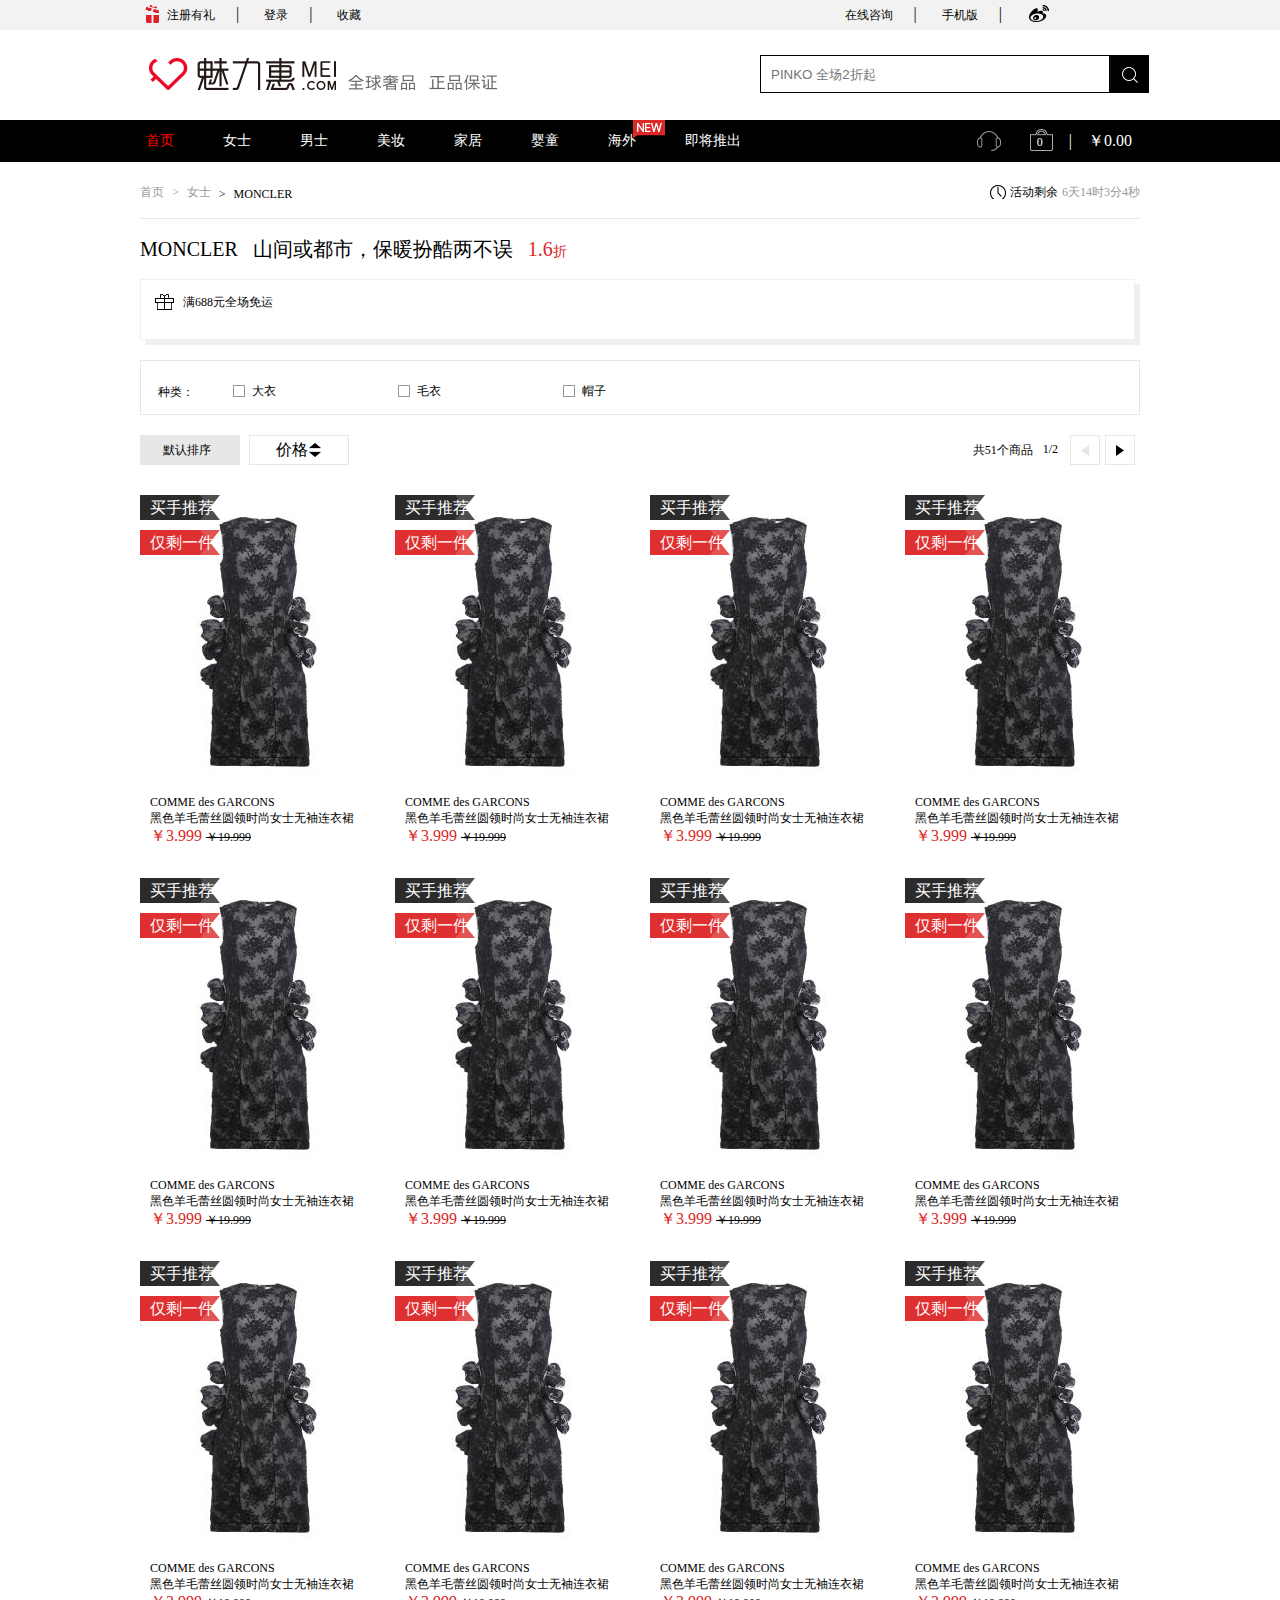
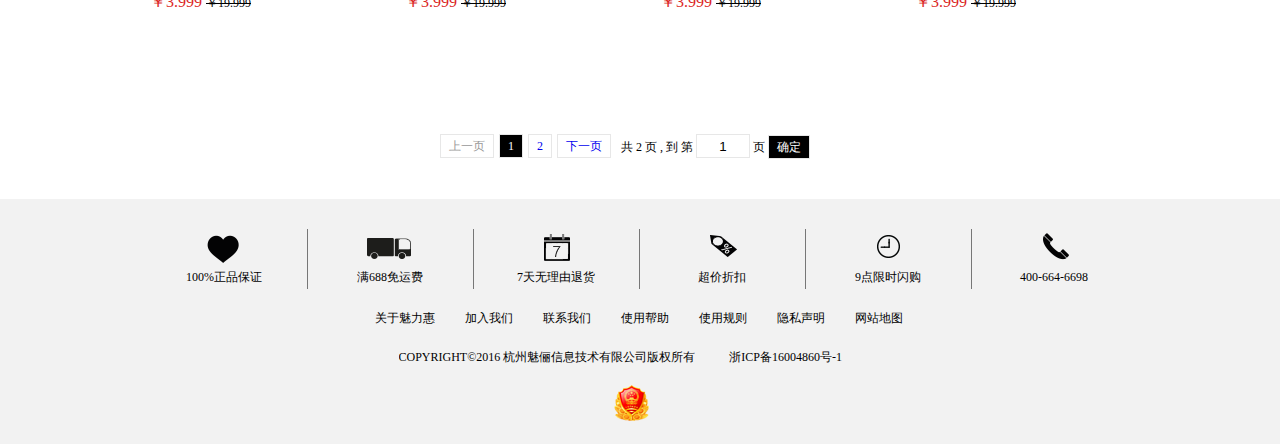
<file: xiangQing.html>
<!DOCTYPE html>
<html>
	<head>
		<meta charset="UTF-8">
		<title></title>
		<link rel="stylesheet" type="text/css" href="css/xiangQing.css"/>
	</head>
	<body>
		
			<!--头部-->
			<div class="top">
				<div class="tops">
					<div class="top_one">
						<a href="#"><img src="img/1.jpg"/></a>
						<a href="register.html" target="_blank">注册有礼</a><span>|</span>
						<a href="login.html" target="_blank">登录</a><span>|</span>
						<a href="#">收藏</a>
					</div>
					<div class="top_two">
						<a href="#" title="在线咨询">在线咨询</a><span>|</span>
						<a href="#" class="twos">手机版</a><span>|</span>
						<div class="phone">
							<img src="img/QR_code.png" />
							<p>扫码下载APP</p>
						</div>
						<a href="#"><img src="img/2.jpg"/></a>
					</div>
				</div>
			</div>
			<!--搜索栏-->
			<div class="search">
				<div class="searchs">
					<!--logo-->
					<div class="search_one">
						<a href="#"></a>
					</div>
					<!--logo右下的文字-->
					<div class="search_two"></div>
					<!--文本框-->
					<div class="search_three">
						<input type="text" placeholder="PINKO 全场2折起"/><input type="submit" value=""/>
					</div>
				</div>
			</div>
			<!--导航栏-->
			<div class="nav">
				<div class="navs">
					<!--文字导航-->
					<ul class="nav_one">
						<li>
							<a href="#" class="al1">首页</a>
						</li>
						<li>
							<a href="#" class="navA al2">女士</a>
						</li>
						<li>
							<a href="#" class="navA al3">男士</a>
						</li>
						<li>
							<a href="#" class="navA al4">美妆</a>
						</li>
						<li>
							<a href="#" class="navA al5">家居</a>
						</li>
						<li>
							<a href="#" class="navA al6">婴童</a>
						</li>
						<li class="lastli">
							<a href="#" class="navA al7">海外</a>
							<span class="newUp"></span>
						</li>
						<li>
							<a href="#" class="navA al8">即将推出</a>
						</li>
					</ul>
						<div class="nvshi n1">
							<div class="nvLeft">
								<div class="nvLeft_top">
									<h3>热门活动</h3>
								</div>
								<div class="nvLeft_bottom">
									<ul>
										<li>
											<a href="#">STELLA MCCARTNEY  你的时髦御寒单品精选</a>
										</li>
										<li>
											<a href="#">SARA PHILLIPS 精选羊绒衫 打造独特自我</a>
										</li>
										<li>
											<a href="#">M&amp;E CASHMERE 法式 轻奢 艺术 简约</a>
										</li>
										<li>
											<a href="#">PINKO  外套毛衣专场&nbsp;&nbsp;&nbsp;&nbsp;&nbsp;</a>
										</li>
										<li>
											<a href="#">PINKO  裙装及配件专场&nbsp;&nbsp;&nbsp;&nbsp;&nbsp;</a>
										</li>
										<li>
											<a href="#">PINKO 上下装内搭特惠场</a>
										</li>
										<li>
											<a href="#">衣架 职场精英女王也能凹造型</a>
										</li>
										<li>
											<a href="#">LYMK 花园美梦，可爱的不同</a>
										</li>
										
									</ul>
									<a href="#" class="lastA">查看所有内容</a>
								</div>
							</div>
							<div class="nvRight">
								<div class="nvRight_top">
									<h3>商品分类</h3>
								</div>
								<div class="nvRight_bottom">
									<ul>
										<li><a href="#">服装&nbsp;&nbsp;&nbsp;&nbsp;&nbsp;</a></li>
										<li><a href="#">鞋履&nbsp;&nbsp;&nbsp;&nbsp;&nbsp;</a></li>
										<li><a href="#">包袋&nbsp;&nbsp;&nbsp;&nbsp;&nbsp;</a></li>
										<li><a href="#">手表&amp;首饰</a></li>
										<li><a href="#">配饰&nbsp;&nbsp;&nbsp;&nbsp;&nbsp;</a></li>
										<li><a href="#">内衣&nbsp;&nbsp;&nbsp;&nbsp;&nbsp;</a></li>
										<li><a href="#">眼镜&nbsp;&nbsp;&nbsp;&nbsp;&nbsp;</a></li>
									</ul>
								</div>
							</div>
						</div>
						<div class="nvshi n2">
							<div class="nvLeft">
								<div class="nvLeft_top">
									<h3>热门活动</h3>
								</div>
								<div class="nvLeft_bottom">
									<ul>
										<li>
											<a href="#">STELLA MCCARTNEY  你的时髦御寒单品精选</a>
										</li>
										<li>
											<a href="#">SARA PHILLIPS 精选羊绒衫 打造独特自我</a>
										</li>
										<li>
											<a href="#">M&amp;E CASHMERE 法式 轻奢 艺术 简约</a>
										</li>
										<li>
											<a href="#">PINKO  外套毛衣专场&nbsp;&nbsp;&nbsp;&nbsp;&nbsp;</a>
										</li>
										<li>
											<a href="#">PINKO  裙装及配件专场&nbsp;&nbsp;&nbsp;&nbsp;&nbsp;</a>
										</li>
										<li>
											<a href="#">PINKO 上下装内搭特惠场</a>
										</li>
										<li>
											<a href="#">衣架 职场精英女王也能凹造型</a>
										</li>
										<li>
											<a href="#">LYMK 花园美梦，可爱的不同</a>
										</li>
										
									</ul>
									<a href="#" class="lastA">查看所有内容</a>
								</div>
							</div>
							<div class="nvRight">
								<div class="nvRight_top">
									<h3>商品分类</h3>
								</div>
								<div class="nvRight_bottom">
									<ul>
										<li><a href="#">服装&nbsp;&nbsp;&nbsp;&nbsp;&nbsp;</a></li>
										<li><a href="#">鞋履&nbsp;&nbsp;&nbsp;&nbsp;&nbsp;</a></li>
										<li><a href="#">包袋&nbsp;&nbsp;&nbsp;&nbsp;&nbsp;</a></li>
										<li><a href="#">手表&amp;首饰</a></li>
										<li><a href="#">配饰&nbsp;&nbsp;&nbsp;&nbsp;&nbsp;</a></li>
										<li><a href="#">内衣&nbsp;&nbsp;&nbsp;&nbsp;&nbsp;</a></li>
										<li><a href="#">眼镜&nbsp;&nbsp;&nbsp;&nbsp;&nbsp;</a></li>
									</ul>
								</div>
							</div>
						</div>
						<div class="nvshi n3">
							<div class="nvLeft">
								<div class="nvLeft_top">
									<h3>热门活动</h3>
								</div>
								<div class="nvLeft_bottom">
									<ul>
										<li>
											<a href="#">STELLA MCCARTNEY  你的时髦御寒单品精选</a>
										</li>
										<li>
											<a href="#">SARA PHILLIPS 精选羊绒衫 打造独特自我</a>
										</li>
										<li>
											<a href="#">M&amp;E CASHMERE 法式 轻奢 艺术 简约</a>
										</li>
										<li>
											<a href="#">PINKO  外套毛衣专场&nbsp;&nbsp;&nbsp;&nbsp;&nbsp;</a>
										</li>
										<li>
											<a href="#">PINKO  裙装及配件专场&nbsp;&nbsp;&nbsp;&nbsp;&nbsp;</a>
										</li>
										<li>
											<a href="#">PINKO 上下装内搭特惠场</a>
										</li>
										<li>
											<a href="#">衣架 职场精英女王也能凹造型</a>
										</li>
										<li>
											<a href="#">LYMK 花园美梦，可爱的不同</a>
										</li>
										
									</ul>
									<a href="#" class="lastA">查看所有内容</a>
								</div>
							</div>
							<div class="nvRight">
								<div class="nvRight_top">
									<h3>商品分类</h3>
								</div>
								<div class="nvRight_bottom">
									<ul>
										<li><a href="#">服装&nbsp;&nbsp;&nbsp;&nbsp;&nbsp;</a></li>
										<li><a href="#">鞋履&nbsp;&nbsp;&nbsp;&nbsp;&nbsp;</a></li>
										<li><a href="#">包袋&nbsp;&nbsp;&nbsp;&nbsp;&nbsp;</a></li>
										<li><a href="#">手表&amp;首饰</a></li>
										<li><a href="#">配饰&nbsp;&nbsp;&nbsp;&nbsp;&nbsp;</a></li>
										<li><a href="#">内衣&nbsp;&nbsp;&nbsp;&nbsp;&nbsp;</a></li>
										<li><a href="#">眼镜&nbsp;&nbsp;&nbsp;&nbsp;&nbsp;</a></li>
									</ul>
								</div>
							</div>
						</div>
						<div class="nvshi n4">
							<div class="nvLeft">
								<div class="nvLeft_top">
									<h3>热门活动</h3>
								</div>
								<div class="nvLeft_bottom">
									<ul>
										<li>
											<a href="#">STELLA MCCARTNEY  你的时髦御寒单品精选</a>
										</li>
										<li>
											<a href="#">SARA PHILLIPS 精选羊绒衫 打造独特自我</a>
										</li>
										<li>
											<a href="#">M&amp;E CASHMERE 法式 轻奢 艺术 简约</a>
										</li>
										<li>
											<a href="#">PINKO  外套毛衣专场&nbsp;&nbsp;&nbsp;&nbsp;&nbsp;</a>
										</li>
										<li>
											<a href="#">PINKO  裙装及配件专场&nbsp;&nbsp;&nbsp;&nbsp;&nbsp;</a>
										</li>
										<li>
											<a href="#">PINKO 上下装内搭特惠场</a>
										</li>
										<li>
											<a href="#">衣架 职场精英女王也能凹造型</a>
										</li>
										<li>
											<a href="#">LYMK 花园美梦，可爱的不同</a>
										</li>
										
									</ul>
									<a href="#" class="lastA">查看所有内容</a>
								</div>
							</div>
							<div class="nvRight">
								<div class="nvRight_top">
									<h3>商品分类</h3>
								</div>
								<div class="nvRight_bottom">
									<ul>
										<li><a href="#">服装&nbsp;&nbsp;&nbsp;&nbsp;&nbsp;</a></li>
										<li><a href="#">鞋履&nbsp;&nbsp;&nbsp;&nbsp;&nbsp;</a></li>
										<li><a href="#">包袋&nbsp;&nbsp;&nbsp;&nbsp;&nbsp;</a></li>
										<li><a href="#">手表&amp;首饰</a></li>
										<li><a href="#">配饰&nbsp;&nbsp;&nbsp;&nbsp;&nbsp;</a></li>
										<li><a href="#">内衣&nbsp;&nbsp;&nbsp;&nbsp;&nbsp;</a></li>
										<li><a href="#">眼镜&nbsp;&nbsp;&nbsp;&nbsp;&nbsp;</a></li>
									</ul>
								</div>
							</div>
						</div>
						<div class="nvshi n5">
							<div class="nvLeft">
								<div class="nvLeft_top">
									<h3>热门活动</h3>
								</div>
								<div class="nvLeft_bottom">
									<ul>
										<li>
											<a href="#">STELLA MCCARTNEY  你的时髦御寒单品精选</a>
										</li>
										<li>
											<a href="#">SARA PHILLIPS 精选羊绒衫 打造独特自我</a>
										</li>
										<li>
											<a href="#">M&amp;E CASHMERE 法式 轻奢 艺术 简约</a>
										</li>
										<li>
											<a href="#">PINKO  外套毛衣专场&nbsp;&nbsp;&nbsp;&nbsp;&nbsp;</a>
										</li>
										<li>
											<a href="#">PINKO  裙装及配件专场&nbsp;&nbsp;&nbsp;&nbsp;&nbsp;</a>
										</li>
										<li>
											<a href="#">PINKO 上下装内搭特惠场</a>
										</li>
										<li>
											<a href="#">衣架 职场精英女王也能凹造型</a>
										</li>
										<li>
											<a href="#">LYMK 花园美梦，可爱的不同</a>
										</li>
										
									</ul>
									<a href="#" class="lastA">查看所有内容</a>
								</div>
							</div>
							<div class="nvRight">
								<div class="nvRight_top">
									<h3>商品分类</h3>
								</div>
								<div class="nvRight_bottom">
									<ul>
										<li><a href="#">服装&nbsp;&nbsp;&nbsp;&nbsp;&nbsp;</a></li>
										<li><a href="#">鞋履&nbsp;&nbsp;&nbsp;&nbsp;&nbsp;</a></li>
										<li><a href="#">包袋&nbsp;&nbsp;&nbsp;&nbsp;&nbsp;</a></li>
										<li><a href="#">手表&amp;首饰</a></li>
										<li><a href="#">配饰&nbsp;&nbsp;&nbsp;&nbsp;&nbsp;</a></li>
										<li><a href="#">内衣&nbsp;&nbsp;&nbsp;&nbsp;&nbsp;</a></li>
										<li><a href="#">眼镜&nbsp;&nbsp;&nbsp;&nbsp;&nbsp;</a></li>
									</ul>
								</div>
							</div>
						</div>
						<div class="nvshi n6">
							<div class="nvLeft">
								<div class="nvLeft_top">
									<h3>热门活动</h3>
								</div>
								<div class="nvLeft_bottom">
									<ul>
										<li>
											<a href="#">STELLA MCCARTNEY  你的时髦御寒单品精选</a>
										</li>
										<li>
											<a href="#">SARA PHILLIPS 精选羊绒衫 打造独特自我</a>
										</li>
										<li>
											<a href="#">M&amp;E CASHMERE 法式 轻奢 艺术 简约</a>
										</li>
										<li>
											<a href="#">PINKO  外套毛衣专场&nbsp;&nbsp;&nbsp;&nbsp;&nbsp;</a>
										</li>
										<li>
											<a href="#">PINKO  裙装及配件专场&nbsp;&nbsp;&nbsp;&nbsp;&nbsp;</a>
										</li>
										<li>
											<a href="#">PINKO 上下装内搭特惠场</a>
										</li>
										<li>
											<a href="#">衣架 职场精英女王也能凹造型</a>
										</li>
										<li>
											<a href="#">LYMK 花园美梦，可爱的不同</a>
										</li>
										
									</ul>
									<a href="#" class="lastA">查看所有内容</a>
								</div>
							</div>
							<div class="nvRight">
								<div class="nvRight_top">
									<h3>商品分类</h3>
								</div>
								<div class="nvRight_bottom">
									<ul>
										<li><a href="#">服装&nbsp;&nbsp;&nbsp;&nbsp;&nbsp;</a></li>
										<li><a href="#">鞋履&nbsp;&nbsp;&nbsp;&nbsp;&nbsp;</a></li>
										<li><a href="#">包袋&nbsp;&nbsp;&nbsp;&nbsp;&nbsp;</a></li>
										<li><a href="#">手表&amp;首饰</a></li>
										<li><a href="#">配饰&nbsp;&nbsp;&nbsp;&nbsp;&nbsp;</a></li>
										<li><a href="#">内衣&nbsp;&nbsp;&nbsp;&nbsp;&nbsp;</a></li>
										<li><a href="#">眼镜&nbsp;&nbsp;&nbsp;&nbsp;&nbsp;</a></li>
									</ul>
								</div>
							</div>
						</div>
						
					<div class="nav_right">
						<div class="right_left">
							<span title="在线客服"></span>
						</div>
						<div class="right_rig">
							<a href="shoping.html" target="_blank">
								<ul>
									<li>0</li>
									<li>|</li>
									<li>￥0.00</li>
								</ul>
							</a>
							<div class="shop">
								
							</div>
						</div>
					</div>
				</div>
				
			</div>
			<!--商品详情部分-->
			<div class="center">
				<div class="countdown">
					<ul>
						<li><a href="#">首页</a></li>
						<li><span>></span><a href="#">女士</a></li>
						<li><span>></span>MONCLER</li>
					</ul>
				</div>
				<div class="countup">
					<span class="sp">活动剩余</span>
					<span class="dao">6天14时3分4秒</span>
				</div>
				<h2>
					MONCLER
					&nbsp;
		            山间或都市，保暖扮酷两不误
		            &nbsp;
		            <span class="shu">1.6</span>
		            <span class="zhe">折</span>
				</h2>
				<div class="effect">
					<ul>
						<li>
							<span>满688元全场免运</span>
						</li>
					</ul>
				</div>
				<div class="attr">
					<div class="attr_top">
						<label>已选条件：</label>
						<ul class="attrs">
                            <li>&nbsp;</li>
                        </ul>
                        <b class="reset">清空筛选条件</b>
					</div>
				</div>
				<div class="filter">
					<div class="selectlist_top">
                        <span>种类：</span>
                    </div>
                    <div class="selectlist_center">
                    	<ul>
                    		<li>
                    			<span></span>
                    			大衣
                    		</li>
                    		<li>
                    			<span></span>
                    			毛衣
                    		</li>
                    		<li>
                    			<span></span>
                    			帽子
                    		</li>
                    	</ul>
                    </div>
				</div>
				<div class="container">
                	<div class="cont">
                		<a class="resets">默认排序</a>
                		<a class="order">价格</a>
                	</div>
                	<div class="count_right">
                    	<b class="uilen">1/2</b>
                        <b class="prev" title="上一页">&lt;</b>
                        <a class="link" title="下一页">&gt;</a>
                	</div>
           			<span class="gongji">
                		共<b>51</b>个商品
                	</span>
        		</div>
			</div>
			<!--商品详情-->
			<div class="clearfix">
				<div class="listProduct">
					<div class="product">
						<div class="pro">
							<p class="label01">买手推荐</p>
	                        <p class="label02">仅剩一件</p>
						</div>
						<a href="#">
							<img src="img/z3.jpg"/>
						</a>
						<div class="zong">
						<div class="duct">
							<p class="duct01">
								<a href="#">COMME des GARCONS</a>
							</p>
							<p class="duct02">
								<a href="#">黑色羊毛蕾丝圆领时尚女士无袖连衣裙</a>
							</p>
							<p class="duct03">
								<span class="span01">￥3.999</span>
								<span class="span02">￥19.999</span>
							</p>
						</div>
						<div class="list_pop">
							<div class="p01">
								<div class="chima">
									<p>s</p>
									<span class="abc"></span>
									<div class="biaozhun">
										<p>
											规格/型号：
										</p>
										<p>165/88A</p>
										<p>[详情参考尺码测量信息]</p>
									</div>
								</div>
							</div>
							<div class="xiaotupian">
								<div class="tupian t01">
									<img src="img/z3.jpg" />
								</div>
								<div class="tupian t02">
									<img src="img/z1.jpg" />
								</div>
								<div class="tupian t03">
									<img src="img/z2.jpg" />
								</div>
							</div>
						</div>
					</div>
					</div>
					<div class="product">
						<div class="pro">
							<p class="label01">买手推荐</p>
	                        <p class="label02">仅剩一件</p>
						</div>
						<a href="#">
							<img src="img/z3.jpg"/>
						</a>
						<div class="zong">
						<div class="duct">
							<p class="duct01">
								<a href="#">COMME des GARCONS</a>
							</p>
							<p class="duct02">
								<a href="#">黑色羊毛蕾丝圆领时尚女士无袖连衣裙</a>
							</p>
							<p class="duct03">
								<span class="span01">￥3.999</span>
								<span class="span02">￥19.999</span>
							</p>
						</div>
						<div class="list_pop">
							<div class="p01">
								<div class="chima">
									<p>s</p>
									<span class="abc"></span>
									<div class="biaozhun">
										<p>
											规格/型号：
										</p>
										<p>165/88A</p>
										<p>[详情参考尺码测量信息]</p>
									</div>
								</div>
							</div>
							<div class="xiaotupian">
								<div class="tupian t01">
									<img src="img/z3.jpg" />
								</div>
								<div class="tupian t02">
									<img src="img/z1.jpg" />
								</div>
								<div class="tupian t03">
									<img src="img/z2.jpg" />
								</div>
							</div>
						</div>
					</div>
					</div>
					<div class="product">
						<div class="pro">
							<p class="label01">买手推荐</p>
	                        <p class="label02">仅剩一件</p>
						</div>
						<a href="#">
							<img src="img/z3.jpg"/>
						</a>
						<div class="zong">
						<div class="duct">
							<p class="duct01">
								<a href="#">COMME des GARCONS</a>
							</p>
							<p class="duct02">
								<a href="#">黑色羊毛蕾丝圆领时尚女士无袖连衣裙</a>
							</p>
							<p class="duct03">
								<span class="span01">￥3.999</span>
								<span class="span02">￥19.999</span>
							</p>
						</div>
						<div class="list_pop">
							<div class="p01">
								<div class="chima">
									<p>s</p>
									<span class="abc"></span>
									<div class="biaozhun">
										<p>
											规格/型号：
										</p>
										<p>165/88A</p>
										<p>[详情参考尺码测量信息]</p>
									</div>
								</div>
							</div>
							<div class="xiaotupian">
								<div class="tupian t01">
									<img src="img/z3.jpg" />
								</div>
								<div class="tupian t02">
									<img src="img/z1.jpg" />
								</div>
								<div class="tupian t03">
									<img src="img/z2.jpg" />
								</div>
							</div>
						</div>
					</div>
					</div>
					<div class="product">
						<div class="pro">
							<p class="label01">买手推荐</p>
	                        <p class="label02">仅剩一件</p>
						</div>
						<a href="#">
							<img src="img/z3.jpg"/>
						</a>
						<div class="zong">
						<div class="duct">
							<p class="duct01">
								<a href="#">COMME des GARCONS</a>
							</p>
							<p class="duct02">
								<a href="#">黑色羊毛蕾丝圆领时尚女士无袖连衣裙</a>
							</p>
							<p class="duct03">
								<span class="span01">￥3.999</span>
								<span class="span02">￥19.999</span>
							</p>
						</div>
						<div class="list_pop">
							<div class="p01">
								<div class="chima">
									<p>s</p>
									<span class="abc"></span>
									<div class="biaozhun">
										<p>
											规格/型号：
										</p>
										<p>165/88A</p>
										<p>[详情参考尺码测量信息]</p>
									</div>
								</div>
							</div>
							<div class="xiaotupian">
								<div class="tupian t01">
									<img src="img/z3.jpg" />
								</div>
								<div class="tupian t02">
									<img src="img/z1.jpg" />
								</div>
								<div class="tupian t03">
									<img src="img/z2.jpg" />
								</div>
							</div>
						</div>
					</div>
					</div>
					<div class="product">
						<div class="pro">
							<p class="label01">买手推荐</p>
	                        <p class="label02">仅剩一件</p>
						</div>
						<a href="#">
							<img src="img/z3.jpg"/>
						</a>
						<div class="zong">
						<div class="duct">
							<p class="duct01">
								<a href="#">COMME des GARCONS</a>
							</p>
							<p class="duct02">
								<a href="#">黑色羊毛蕾丝圆领时尚女士无袖连衣裙</a>
							</p>
							<p class="duct03">
								<span class="span01">￥3.999</span>
								<span class="span02">￥19.999</span>
							</p>
						</div>
						<div class="list_pop">
							<div class="p01">
								<div class="chima">
									<p>s</p>
									<span class="abc"></span>
									<div class="biaozhun">
										<p>
											规格/型号：
										</p>
										<p>165/88A</p>
										<p>[详情参考尺码测量信息]</p>
									</div>
								</div>
							</div>
							<div class="xiaotupian">
								<div class="tupian t01">
									<img src="img/z3.jpg" />
								</div>
								<div class="tupian t02">
									<img src="img/z1.jpg" />
								</div>
								<div class="tupian t03">
									<img src="img/z2.jpg" />
								</div>
							</div>
						</div>
					</div>
					</div>
					<div class="product">
						<div class="pro">
							<p class="label01">买手推荐</p>
	                        <p class="label02">仅剩一件</p>
						</div>
						<a href="#">
							<img src="img/z3.jpg"/>
						</a>
						<div class="zong">
						<div class="duct">
							<p class="duct01">
								<a href="#">COMME des GARCONS</a>
							</p>
							<p class="duct02">
								<a href="#">黑色羊毛蕾丝圆领时尚女士无袖连衣裙</a>
							</p>
							<p class="duct03">
								<span class="span01">￥3.999</span>
								<span class="span02">￥19.999</span>
							</p>
						</div>
						<div class="list_pop">
							<div class="p01">
								<div class="chima">
									<p>s</p>
									<span class="abc"></span>
									<div class="biaozhun">
										<p>
											规格/型号：
										</p>
										<p>165/88A</p>
										<p>[详情参考尺码测量信息]</p>
									</div>
								</div>
							</div>
							<div class="xiaotupian">
								<div class="tupian t01">
									<img src="img/z3.jpg" />
								</div>
								<div class="tupian t02">
									<img src="img/z1.jpg" />
								</div>
								<div class="tupian t03">
									<img src="img/z2.jpg" />
								</div>
							</div>
						</div>
					</div>
					</div>
					<div class="product">
						<div class="pro">
							<p class="label01">买手推荐</p>
	                        <p class="label02">仅剩一件</p>
						</div>
						<a href="#">
							<img src="img/z3.jpg"/>
						</a>
						<div class="zong">
						<div class="duct">
							<p class="duct01">
								<a href="#">COMME des GARCONS</a>
							</p>
							<p class="duct02">
								<a href="#">黑色羊毛蕾丝圆领时尚女士无袖连衣裙</a>
							</p>
							<p class="duct03">
								<span class="span01">￥3.999</span>
								<span class="span02">￥19.999</span>
							</p>
						</div>
						<div class="list_pop">
							<div class="p01">
								<div class="chima">
									<p>s</p>
									<span class="abc"></span>
									<div class="biaozhun">
										<p>
											规格/型号：
										</p>
										<p>165/88A</p>
										<p>[详情参考尺码测量信息]</p>
									</div>
								</div>
							</div>
							<div class="xiaotupian">
								<div class="tupian t01">
									<img src="img/z3.jpg" />
								</div>
								<div class="tupian t02">
									<img src="img/z1.jpg" />
								</div>
								<div class="tupian t03">
									<img src="img/z2.jpg" />
								</div>
							</div>
						</div>
					</div>
					</div>
					<div class="product">
						<div class="pro">
							<p class="label01">买手推荐</p>
	                        <p class="label02">仅剩一件</p>
						</div>
						<a href="#">
							<img src="img/z3.jpg"/>
						</a>
						<div class="zong">
						<div class="duct">
							<p class="duct01">
								<a href="#">COMME des GARCONS</a>
							</p>
							<p class="duct02">
								<a href="#">黑色羊毛蕾丝圆领时尚女士无袖连衣裙</a>
							</p>
							<p class="duct03">
								<span class="span01">￥3.999</span>
								<span class="span02">￥19.999</span>
							</p>
						</div>
						<div class="list_pop">
							<div class="p01">
								<div class="chima">
									<p>s</p>
									<span class="abc"></span>
									<div class="biaozhun">
										<p>
											规格/型号：
										</p>
										<p>165/88A</p>
										<p>[详情参考尺码测量信息]</p>
									</div>
								</div>
							</div>
							<div class="xiaotupian">
								<div class="tupian t01">
									<img src="img/z3.jpg" />
								</div>
								<div class="tupian t02">
									<img src="img/z1.jpg" />
								</div>
								<div class="tupian t03">
									<img src="img/z2.jpg" />
								</div>
							</div>
						</div>
					</div>
					</div>
					<div class="product">
						<div class="pro">
							<p class="label01">买手推荐</p>
	                        <p class="label02">仅剩一件</p>
						</div>
						<a href="#">
							<img src="img/z3.jpg"/>
						</a>
						<div class="zong">
						<div class="duct">
							<p class="duct01">
								<a href="#">COMME des GARCONS</a>
							</p>
							<p class="duct02">
								<a href="#">黑色羊毛蕾丝圆领时尚女士无袖连衣裙</a>
							</p>
							<p class="duct03">
								<span class="span01">￥3.999</span>
								<span class="span02">￥19.999</span>
							</p>
						</div>
						<div class="list_pop">
							<div class="p01">
								<div class="chima">
									<p>s</p>
									<span class="abc"></span>
									<div class="biaozhun">
										<p>
											规格/型号：
										</p>
										<p>165/88A</p>
										<p>[详情参考尺码测量信息]</p>
									</div>
								</div>
							</div>
							<div class="xiaotupian">
								<div class="tupian t01">
									<img src="img/z3.jpg" />
								</div>
								<div class="tupian t02">
									<img src="img/z1.jpg" />
								</div>
								<div class="tupian t03">
									<img src="img/z2.jpg" />
								</div>
							</div>
						</div>
					</div>
					</div>
					<div class="product">
						<div class="pro">
							<p class="label01">买手推荐</p>
	                        <p class="label02">仅剩一件</p>
						</div>
						<a href="#">
							<img src="img/z3.jpg"/>
						</a>
						<div class="zong">
						<div class="duct">
							<p class="duct01">
								<a href="#">COMME des GARCONS</a>
							</p>
							<p class="duct02">
								<a href="#">黑色羊毛蕾丝圆领时尚女士无袖连衣裙</a>
							</p>
							<p class="duct03">
								<span class="span01">￥3.999</span>
								<span class="span02">￥19.999</span>
							</p>
						</div>
						<div class="list_pop">
							<div class="p01">
								<div class="chima">
									<p>s</p>
									<span class="abc"></span>
									<div class="biaozhun">
										<p>
											规格/型号：
										</p>
										<p>165/88A</p>
										<p>[详情参考尺码测量信息]</p>
									</div>
								</div>
							</div>
							<div class="xiaotupian">
								<div class="tupian t01">
									<img src="img/z3.jpg" />
								</div>
								<div class="tupian t02">
									<img src="img/z1.jpg" />
								</div>
								<div class="tupian t03">
									<img src="img/z2.jpg" />
								</div>
							</div>
						</div>
					</div>
					</div>
					<div class="product">
						<div class="pro">
							<p class="label01">买手推荐</p>
	                        <p class="label02">仅剩一件</p>
						</div>
						<a href="#">
							<img src="img/z3.jpg"/>
						</a>
						<div class="zong">
						<div class="duct">
							<p class="duct01">
								<a href="#">COMME des GARCONS</a>
							</p>
							<p class="duct02">
								<a href="#">黑色羊毛蕾丝圆领时尚女士无袖连衣裙</a>
							</p>
							<p class="duct03">
								<span class="span01">￥3.999</span>
								<span class="span02">￥19.999</span>
							</p>
						</div>
						<div class="list_pop">
							<div class="p01">
								<div class="chima">
									<p>s</p>
									<span class="abc"></span>
									<div class="biaozhun">
										<p>
											规格/型号：
										</p>
										<p>165/88A</p>
										<p>[详情参考尺码测量信息]</p>
									</div>
								</div>
							</div>
							<div class="xiaotupian">
								<div class="tupian t01">
									<img src="img/z3.jpg" />
								</div>
								<div class="tupian t02">
									<img src="img/z1.jpg" />
								</div>
								<div class="tupian t03">
									<img src="img/z2.jpg" />
								</div>
							</div>
						</div>
					</div>
					</div>
					<div class="product">
						<div class="pro">
							<p class="label01">买手推荐</p>
	                        <p class="label02">仅剩一件</p>
						</div>
						<a href="#">
							<img src="img/z3.jpg"/>
						</a>
						<div class="zong">
						<div class="duct">
							<p class="duct01">
								<a href="#">COMME des GARCONS</a>
							</p>
							<p class="duct02">
								<a href="#">黑色羊毛蕾丝圆领时尚女士无袖连衣裙</a>
							</p>
							<p class="duct03">
								<span class="span01">￥3.999</span>
								<span class="span02">￥19.999</span>
							</p>
						</div>
						<div class="list_pop">
							<div class="p01">
								<div class="chima">
									<p>s</p>
									<span class="abc"></span>
									<div class="biaozhun">
										<p>
											规格/型号：
										</p>
										<p>165/88A</p>
										<p>[详情参考尺码测量信息]</p>
									</div>
								</div>
							</div>
							<div class="xiaotupian">
								<div class="tupian t01">
									<img src="img/z3.jpg" />
								</div>
								<div class="tupian t02">
									<img src="img/z1.jpg" />
								</div>
								<div class="tupian t03">
									<img src="img/z2.jpg" />
								</div>
							</div>
						</div>
					</div>
					</div>
				</div>
			</div>
			<!--产品列表-->
			<div class="shoplie">
				<div class="liebiao">
					<ul>
						<li>
							<a href="#">上一页</a>
						</li>
						<li>
							<a href="#">1</a>
						</li>
						<li>
							<a href="#">2</a>
						</li>
						<li>
							<a href="#">下一页</a>
						</li>
						<li class="lastLi">
							<p>
								共
								<span>2</span>
								页 , 到 第
								<input type="text" value="1"/>
								页
								<a class="black" href="#">确定</a>
							</p>
							
						</li>
					</ul>
						
				</div>
			</div>
			
			<!--底部-->
			<div class="activity">
				<div class="active">
				<ul>
					<li><a href="#">100%正品保证</a></li>
					<li><a href="#">满688免运费</a></li>
					<li><a href="#">7天无理由退货</a></li>
					<li><a href="#">超价折扣</a></li>
					<li><a href="#">9点限时闪购</a></li>
					<li><a href="#">400-664-6698</a></li>
				</ul>
				<p>
					<a href="#">关于魅力惠</a>
					<a href="#">加入我们</a>
					<a href="#">联系我们</a>
					<a href="#">使用帮助</a>
					<a href="#">使用规则</a>
					<a href="#">隐私声明</a>
					<a href="#">网站地图</a>
				</p>
				<p id="lastP">
					<span>COPYRIGHT©2016 杭州魅俪信息技术有限公司版权所有</span>
					<span>浙ICP备16004860号-1</span>
				</p>
				<div class="active_bottom">
					<a href="#"><img src="img/icon_badge.png"/></a>
				</div>
			</div>
		</div>
		</body>
	</html>
	<script type="text/javascript" src="js/jquery-1.8.3.js"></script>
	<script type="text/javascript" src="js/xiangQing.js"></script>
</file>
<file: css/index.css>
@charset "utf-8";
/* CSS Document */
body,p,ul,ol,dl,dd,h1,h2,h3,h4,h5,h6,td,input,select,textarea{
	margin:0;
	padding:0;
}
a{
	text-decoration: none;
}
img{
	display:block;
}
li{
	list-style: none;
}
h1,h2,h3,h4,h5,h6{
	font-weight: 100;
}
body{
	width:100%;
}
.big{
	width:100%;
	height:auto;
	overflow: hidden;
	position: relative;
}
/*头部*/
.top{
	width:100%;
	height:30px;
	background:#f2f2f2;
}
.tops{
	width:1260px;
	margin:0 auto;
	
}
.tops .top_one{
	float:left;
	margin-left:132px;
}
.tops img{
	display:inline-block;
	vertical-align: middle;
	margin-bottom: 5px;
}
.tops a{
	font-size:12px;
	color:black;
	line-height: 30px;
}
.tops span{
	margin-left:21px;
	margin-right:21px;
	font:13px;
}
.tops .top_two{
	float:right;
	margin-right:219px;
	position:relative;
}

.tops .top_two .phone{
	position:absolute;
	width:114px;
	height:132px;
	background:white;
	left:68px;
	top:30px;
	z-index: 10;
	display: none;
}
.tops .top_two .phone img{
	display: block;
	width:92px;
	height:92px;
	margin-left:10px;
	margin-top:10px;
}
.tops .top_two .phone p{
	font-size: 12px;
	color:black;
	margin-left:20px;
}


/*搜索栏*/
.search{
	width:100%;
	height:90px;
	background:white;
}
.searchs{
	width:1260px;
	margin:0 auto;
	position:relative;
}
.search_one{
	width:194px;
	height:90px;
	float: left;
	left:0px;
	top:0px;
	margin-left:132px;
	position:absolute;
	background:url(../img/base_z.png);
	background-position: -846px 883px;
}
.search_one a{
	display: inline-block;
	width:194px;
	height:90px;
}
.search_two{
	float: left;
	width:150px;
	height:90px;
	left:338px;
	top:0px;
	position:absolute;
	background:url(../img/base_z.png);
	background-position: -890px 1104px;
	
}
.search_three{
	float: left;
	left:750px;
	top:25px;
	position:absolute;
}
.search_three input:first-child{
	width:338px;
	height:36px;
	border:1px solid black;
	vertical-align: middle;
	padding-left:10px;
}
.search_three input:last-child{
	height:38px;
	width:39px;
	border:1px solid black;
	border-left:none;
	background-image:url(../img/4.jpg);
	vertical-align: middle;
	cursor:pointer;
}
/*导航栏*/

.nav{
	width:100%;
	height:42px;
	background:black;
}
.navs{
	overflow: hidden;
	width:1260px;
	margin:0 auto;
	padding-left:136px;
	box-sizing: border-box;
}

.nav_one ul{
	overflow: hidden;
}
.nav_one a{
	float:left;
	font-size:14px;
	color:white;
	line-height: 42px;
	margin-right:49px;
}
.nav_one li{
	overflow: hidden;
	float: left;
}
.nav_one li a:hover{
	color:#ff0000;
}
.nav_one li:first-child a{
	color:#ff0000;
}
.nav_one li{
	position:relative;
}

.lastli{
	position: relative;
}
.nav_one .newUp{
	width:32px;
	height:18px;
	position: absolute;
    top: 0;
    right: 20px;
	background:url(../img/silo-icon.png) no-repeat;
}



.nvshi{
	position:absolute;
	left: 214px;
    top: 162px;
	width:630px;
	background:white;
	padding-top:10px;
	display: none;	
	box-shadow: 2px 0px 2px #ccc,0px 2px 2px #ccc,-2px 0px 2px #ccc;
}

.nvshi .nvLeft{
	margin-left:20px;
	width:294px;
	float: left;
	border-right:1px solid #e7e7e7;
	margin-bottom:10px;
	
}
.nvshi .nvLeft_top{
	border-bottom:1px solid #e7e7e7;
	margin-right:20px;
}
.nvshi h3{
	font-size: 14px;
	color:black;
	line-height: 44px;
	
}
.nvshi .nvLeft_bottom{
	margin-right:20px;
}
.nvshi .nvLeft_bottom ul{
	padding-top:5px;
}
.nvshi .nvLeft_bottom li a{
	display: block;
	font-size: 12px;
	color:#666666;
	line-height: 24px;
	margin-right:0px;
}

.nvshi .nvLeft_bottom .lastA{
	margin-top:7px;
	margin-right: 0px;
	margin-left:200px;
	font-size: 12px;
	color:black;
	
}
.nvshi .nvLeft_bottom a:hover{
	color:#db2726;
}


.nvshi .nvRight{
	margin-left:20px;
	width:274px;
	float: left;
}
.nvshi .nvRight_top{
	border-bottom:1px solid #e7e7e7;
}
/*.nav_one .nvshi .nvRight_bottom{
	display: block;
}*/
.nvshi .nvRight_bottom ul{
	padding-top:5px;
	width:70px;
	
}
.nvshi .nvRight_bottom li a{
	display: block;
	font-size: 12px;
	color:#666666;
	line-height: 24px;
	margin-right:0px;
}
.nvshi .nvRight_bottom a:hover{
	color:#db2726;
}
.nav_right{
	float: left;
	width:160px;
	height:42px;
	margin-left:182px;
	cursor: pointer;
}
.right_left{
	float: left;
	padding-left:5px;
	/*margin-right:10px;*/
	
}
.nav_right .right_left span{
	margin-top:11px;
	display:block;
	height:31px;
	width:24px;
	background:url(../img/5.jpg) no-repeat;
}
.nav_right .right_rig{
	float: right;
}
.right_rig ul{
	overflow: hidden;
}
.right_rig li{
	color:white;
	float: left;
}
.right_rig li:nth-child(1){
	
	width:24px;
	height:42px;
	background:url(../img/base_z.png);
	background-position: 24px -219px;
	font-size: 12px;
	color:white;
	text-indent: 8px;
	line-height: 44px;
}
.right_rig li:nth-child(2){
	margin-left: 16px;
	font-size: 16px;
	line-height: 42px;
}
.right_rig li:nth-child(3){
	margin-left: 16px;
	font-size: 16px;
	line-height: 42px;
}
.right_rig .shop{
	width:288px;
	height:72px;
	background:white;
	position:absolute;
	top:164px;
	left:900px;
	box-shadow: 0px 0px 3px 2px #ccc;
	display: none;
}
/*图片*/
.pic{
	width:100%;
	height:522px;
}
.pics{
	height:522px;
	background:url(../img/download2.jpg);
	background-size: cover;
	background-position:-270px 0px ;
}
.header{
	width:100%;	
	padding-bottom: 15px;
			
}
.header:after{
	content:"";
	height:0;
	display: block;
	clear: both;
	overflow: hidden;
	visibility: hidden;
}
.head{
	width:1061px;
	margin:0 auto;
	background:white;
	padding-left:20px;
	padding-top:20px;
	position:absolute;
	top:602px;
	left:112px;
	box-sizing: border-box;
}
.head span{
	font-size: 28px;
	line-height: 28px;
	
}
.head h3{
	font-size: 24px;
	color:black;
	line-height: 24px;
	margin-bottom:12px;
}
.head_top{
	width:319px;
	height:222px;
	background:#f2f2f2;
	padding-bottom:8px;
	float: left;
	margin-right: 21px;
	margin-bottom:25px;
	position:relative;
	cursor: pointer;
}
.head_top .heads{
	width:320px;
	height:192px;
	margin-bottom:12px;
	overflow: hidden;
}
.head_top .heads img{
	width:320px;
	height:192px;
}
.head_top p a{
	display: block;
	font-size: 12px;
	color:black;
	line-height: 19px;
	float: left;
	margin-left:9px;	
}
.head_top p a span{
	font-size: 14px;
	
}
.head_top p a:last-child{
	color:#db2726;
	float:right;
	margin-right:11px;
	/*margin-bottom:5px;*/
}
.zhezhao{
	position:absolute;
	width:319px;
	height:192px;
	background:black;
	background:rgba(0,0,0,0.6);
	top:0px;
	left:0px;
	display: none;
	
}
.zhezhao p{
	
	display: block;
	font-size: 12px;
	color:white;
	text-align: center;
	line-height: 192px;
}
.head_top:hover .zhezhao{
	display: block;
}
.two{
	top:2192px;
	left:112px;
}
.three{
	top:3017px;
	left:112px;
}
.head_left{
	float: left;
	width:320px;
	height:484px;
	background:url(../img/home_silo_banner.jpg);
	background-position:0 0;
	margin-bottom:26px;
	position:relative;
	/*background-position: 320px 0px;*/
}
.head_left .biaoti{
	width:242px;
	height:75px;
	background:url(../img/home_silo_title.png);
	background-position:0 0;
	position:absolute;
	top:300px;
	left:45px;
	
}
.head_left .wenzi{
	
	position: absolute;
	top:375px;
	left:61px;
	width:217px;
	margin:8px auto 0px;
	border-top:1px solid black;
	border-bottom:1px solid black;
}
.head_left .wen{
	padding-top:10px;
	margin-left:15px;
	margin-right:15px;
	text-align: center;
}
.head_left .wen a{
	margin-right:5px;
	font-size: 14px;
	color:black;
	line-height: 20px;
}
.head_left .wenzi span{
	display: block;
	text-align: center;
	font-size: 12px;
}
.head_left .wenzi span a{
	font-size: 12px;
	color:black;
	line-height: 12px;
	
}
.wenzi a:hover{
	color:#db2726;
}
.head_left .wenzi span a:hover{
	color:#db2726;
}
.head_right{
	float: right;
	width:680px;
	/*margin-left:10px;*/
}
.fore{
	top:4097px;
	left:112px;
}
.fore .head_left{
	/*background:url(../img/home_silo_banner.jpg);*/
	background-position: -320px 0px;
}
.fore .head_left .biaoti{	
	background-position:0 -74px;	
}
.five{
	top:4922px;
	left:112px;
}
.five .head_left{
	/*background:url(../img/home_silo_banner.jpg);*/
	background-position: -640px 0px;
}
.five .head_left .biaoti{	
	background-position:0 -148px;	
}
.six{
	top:5492px;
	left:112px;
}
.six .head_left{
	/*background:url(../img/home_silo_banner.jpg);*/
	background-position: -960px 0px;
}
.six .head_left .biaoti{	
	background-position:0 -222px;	
}
.seven{
	top:6317px;
	left:112px;
}
.seven .head_left{
	/*background:url(../img/home_silo_banner.jpg);*/
	background-position: -1280px 0px;
}
.seven .head_left .biaoti{	
	background-position:0 -299px;	
}
.eight{
	top:6887px;
	left:112px;
}
.eight .head_left{
	/*background:url(../img/home_silo_banner.jpg);*/
	background-position: -1600px 0px;
}
.eight .head_left .biaoti{	
	background-position:0 -378px;	
}
.eight .chakan{
	float:right;
	margin-right:20px;
	
}
.eight .chakan a{
	display: block;
	font-size: 12px;
	color:black;
	line-height: 12px;
}
.eight .chakan a:hover{
	color:#db2726;
}
.nine{
	top:7469px;
	left:112px;
	/*padding-bottom: 15px;*/
}
.nine .nine_span{
	overflow: hidden;
	cursor: pointer;
	margin-top:20px;
	width:800px;
}
.nine_span p{
	float: left;
}
.nine .nine_span .zi{
	display:block;
	float: left;
	font-size: 16px;
	color:black;
	width:89px;
	line-height: 16px;
	text-align: center;
	padding-bottom:5px;
}
.nine .nine_span .xian{
	float: left;
	font-size: 16px;
	line-height: 16px;
}

.nine #ming{
	border-bottom:4px solid #000000;
}
.nine .footer{
	overflow: hidden;

}
.span_week{
	display: none;
}
.spanOne{
	display: block;
}
.dingwei{
	height:1px;
	width:1021px;
	position: relative;
}
.right_top{
	position: absolute;
	top: -23px;
    right: 20px;
}
.bbtn{
	height:15px;
	background:transparent;
}
.bbtn .right_top{
	top: 0px;
    right: 20px;
}
.nine .foot{
	margin-top:10px;
	width:318px;
	height:88px;
	border: 1px solid #e7e7e7;
	float:left;
	overflow: hidden;
	margin-right:20px;
	margin-bottom:20px;
}
.foot .foot_left{
	float:left;
	width:150px;
	height:90px;
}
.foot .foot_left img{
	display: block;
}
.foot .foot_right{
	float:right;
	width:168px;
	height:90px;
	background:#f2f2f2;
}
.foot .foot_right p{
	font-size: 12px;
	color:black;
	line-height:16px;
	margin-top:10px;
	margin-left:10px;
}
.foot .foot_right p span{
	font-size: 18px;
	color:#db2726;
	margin-top:14px;
}
.right_top p{
	font-size: 14px;
	color:black;
	line-height:14px;
}
.right_top p span{
	font-size: 18px;
	color:#db2726;
}
.foot_zhezhao{
	background:rgba(0,0,0,0.7);
	position:absolute;
	width:318px;
	height:88px;
	display: none;
}
.zhezhao_wenzi{
	width:120px;
	height:30px;
	margin:0 auto;
	margin-top:30px;
	background:#db2726;
	text-align: center;
}
.zhezhao_wenzi a{
	display: inline-block;
	font-size: 12px;
	color:white;
	line-height: 30px;
}
.zhezhao_wenzi span{
	color:white;
	font-size: 12px;
	margin:0 18px;
}
.zhezhao_wenzi a:hover{
	text-decoration:underline;
}
.foot:hover .foot_zhezhao{
	display: block;
}

.activity{
	width:100%;
	height:235px;
	background:#f2f2f2;
	padding-bottom:10px;
}
.active{
	width:1263px;
	height:235px;
	margin:0 auto;
}
.active ul{
	margin-left:133px;
	padding-top:30px;
}
.active ul li{
	text-align: center;
	width:165px;
	height:60px;
	float: left;
	background:url(../img/base_z.png);
	border-right:1px solid #777777;
}
.active li:nth-child(1){
	background-position: -155px -145px;
}
.active li:nth-child(2){
	background-position: -545px -102px
}
.active li:nth-child(3){
	background-position: -150px -382px
}
.active li:nth-child(4){
	background-position: -417px 6px;
}
.active li:nth-child(5){
	background-position: -300px -345px
}
.active li:nth-child(6){
	background-position: -300px -113px;
	border:none;
}
.active li a{
	/*padding-bottom:6px;*/
	font-size: 12px;
	color:black;
	display: block;
	line-height: 97px;
}
.active ul{
	overflow: hidden;
}
.active p{
	overflow: hidden;
	padding-top:23px;
	margin-left:366px;
}
.active p a{
	float: left;
	font-size: 12px;
	color:black;
	line-height: 12px;
	margin-right:30px;
}
.active p a:hover{
	color:#db2726;
}
.active #lastP{
	margin-left:390px;
}
.active p span{
	
	font-size: 12px;
	color:black;
	line-height: 12px;
}
.active p span:nth-child(2){
	
	margin-left:30px;
}
.active_bottom{
	margin-left:605px;
	width:35px;
	padding-top:20px;
	
	
}
.active_bottom a img{
	display: block;

	
}
.active_bottom a{
	display: block;
	width:35px;
	height:36px;	
}
.active li:nth-child(1):hover{
	background-position: -155px -263px;
}
.active li:nth-child(2):hover{
	background-position: -545px 9px;
}
.active li:nth-child(3):hover{
	background-position: -301px -229px;
}
.active li:nth-child(4):hover{
	background-position: -417px -106px;
}
.active li:nth-child(5):hover{
	background-position: -300px -458px
}
.active li:nth-child(6):hover{
	background-position: -300px 4px;
}
.right_fiex{
	width:81px;
	height:290px;
	position:fixed;
	right:0px;
	bottom:85px;
	
}
.fiex_top{
	text-align: center;
	font-size: 12px;
	color:white;
	background:black;
	line-height: 28px;
}
.fiex_top span{
	padding-top:10px;
	display: block;
	font-weight: 600;
	font-size: 16px;
	color:#ff0000;
	line-height:16px;
}
.fiex_center span{
	display: block;
	text-align: center;
	font-size: 12px;
	color:black;
	line-height: 27px;
	padding-top:4px;
}
.fiex_center{
	padding-left:15px;
	padding-bottom:10px;
	border:1px solid #cccccc;
}

.fiex_center img{
	display: block;
}
.fiex_center img:first-child{
	width:67px;
	height:69px;
}
.fiex_center img:last-child{
	width:70px;
	height:74px;
}
.fiex_bottom{
	height:24px;
	width:81px;
	border:1px solid #cccccc;
	border-top:none;
}
.fiex_bottom a{
	display: block;
	width:81px;
	height:24px;
	background:url(../img/base_z.png);
	background-position: -570px -429px;
}
</file>
<file: css/login.css>
@charset "utf-8";
body,p,ul,ol,dl,dd,h1,h2,h3,h4,h5,h6,td,input,select,textarea{
    margin:0;
    padding:0;
}
a{
    text-decoration: none;
}
img{
    display:block;
}
li{
    list-style: none;
}
h1,h2,h3,h4,h5,h6{
    font-weight: 100;
}
body{
    width:100%;
}
/*头部*/
.search{
    width:100%;
    height:90px;
    background:white;
    border-bottom:3px solid #efefef;
    cursor: pointer;
}
.searchs{
    width:1260px;
    margin:0 auto;
    position:relative;
}
.search_one{
    width:194px;
    height:90px;
    float: left;
    left:0px;
    top:0px;
    margin-left:132px;
    position:absolute;
    background:url(../img/base_z.png);
    background-position: -846px 883px;
    
}
.search_one a{
        display: inline-block;
        width:194px;
        height:90px;
    }
.search_two{
    float: left;
    width:150px;
    height:90px;
    left:338px;
    top:0px;
    position:absolute;
    background:url(../img/base_z.png);
    background-position: -890px 1104px;
    
}
/*图片*/
.pic{
	width:100%;
	height:802px;
	position:relative;
}
.pics{
	height:802px;
	background:url(../img/beijing.jpg);
	background-size: cover;
}
.pic .box{
	position:absolute;
	right:188px;
	top:60px;
	width:350px;
	/*height:430px;*/
	background:white;
}
.box_top ul{
	overflow: hidden;
	margin-bottom:30px;
	position:relative;
}
.box_top ul li{
	float:left;
	width:50%;
	height:55px;
	line-height:55px;
	text-align: center;
	background:white;
	cursor: pointer;
}
.box_top .topX{
	position:absolute;
	top:0px;
	left:0px;
	width:50%;
	border-top:3px solid #dd2828;
	display: none;
}
.box_top .x1{
	display: block;
}
.box_top .x2{
	left:50%;
}
.box_top li:nth-child(2){
	background:#eeeeee;
	
}
.box_top li a{
	font-size:16px;
	color:black;
}
.box_top li:first-child{
	
	
}
.box_top li:first-child a{
	color:#dd2828;
	font-weight: 600;
}
.box_top form{
	margin-left:25px;
}
.box_top form p{
	color: #dd2828;
    margin-left: 0;
    margin-top: 3px;
    font-size: 12px;
    line-height: 12px;
    display: none;
    
}
.box_top input{
	padding-left:5px;
	height:46px;
	border:1px solid #cccccc;
}
.box_top .pho_1{
	width:288px;
	
}
.box_top .pho_2{
	margin-top:14px;
	width:288px;
	height:48px;
}
.login{
	width: 300px;
    margin-top:40px;
    padding-left: 0;
    overflow: hidden;
}
.remenber{
	float: left;
    color: #666;
    font-size: 12px;
    line-height: 16px;
}
.remenber span{
	text-indent: -9999px;
    width: 12px;
    height: 12px;
    margin: 3px 5px 0 0;
    display: inline-block;
    float: left;
    background: url(../img/icon_selected.png) no-repeat;
}
.login a{
	float: right;
    color: #666;
    font-size: 12px;
    line-height: 16px;
    
}
.box_top .pho_3{
	margin-top:14px;
	width:298px;
	height:48px;
	border:none;
	background:#222222;
	color:#ffffff;
	cursor: pointer;
}
.box_top .liji{
	width:300px;
	overflow: hidden;
	margin:13px auto 0px;
}
.box_top .liji a{
	float:right;
	background:url(../img/liji.jpg) right center no-repeat;
	font-size: 12px;
	color:#df2828;
	line-height: 12px;
	padding-right:7px;
}
.box_top .qita{
	width:300px;
	overflow: visible;
	margin: 26px auto 30px;
	border-top: 1px solid #ccc;
}
.box_top .qita h4{
	font-size: 12px;
	color:black;
	width: 112px;
  height: 20px;
  text-align: center;
  white-space: nowrap;
  margin: -10px auto 0;
  background: #fff;
  float: none;
}
.box_top .qita .tubiao{
	width:300px;
	margin: 27px auto 0;
  text-align: center;
}
.box_top .tubiao a{
	  display: inline-block;
    width: 31px;
    height: 26px;
    margin: 0 40px 0 0;
    cursor: pointer;
    float: none;
}
.box_top .tubiao .tao{
		background:url(../img/tao.png);
		position:relative;
}
.box_top .tao span{
		width: 64px;
    height: 21px;
    margin-left: -32px;
    text-align: center;
    line-height: 21px;
    white-space: nowrap;
    color: #fff;
    font-size: 12px;
    background: #7f7f7f;
    position: absolute;
    left: 50%;
    bottom: -24px;
}
.box_top .tao span::after{
	content: '';
    margin-left: -6px;
    border-left: 6px solid transparent;
    border-right: 6px solid transparent;
    border-bottom: 6px solid #7f7f7f;
    position: absolute;
    top: -6px;
    left: 50%;
}
.box_top .tubiao .zhi{
		background:url(../img/zhi.png);
}
.box_top .tubiao .xin{
		background:url(../img/wx.png);
}
.box_top .tubiao .bo{
		background:url(../img/weibo.png);
		margin:0;
}

/*底部*/
activity{
	width:100%;
	height:235px;
	background:#f2f2f2;
	padding-bottom:10px;
}
.active{
	width:1263px;
	height:235px;
	margin:0 auto;
}
.active ul{
	margin-left:133px;
	padding-top:30px;
}
.active ul li{
	text-align: center;
	width:165px;
	height:60px;
	float: left;
	background:url(../img/base_z.png);
	border-right:1px solid #777777;
}
.active li:nth-child(1){
	background-position: -155px -145px;
}
.active li:nth-child(2){
	background-position: -545px -102px
}
.active li:nth-child(3){
	background-position: -150px -382px
}
.active li:nth-child(4){
	background-position: -417px 6px;
}
.active li:nth-child(5){
	background-position: -300px -345px
}
.active li:nth-child(6){
	background-position: -300px -113px;
	border:none;
}
.active li a{
	/*padding-bottom:6px;*/
	font-size: 12px;
	color:black;
	display: block;
	line-height: 97px;
}
.active ul{
	overflow: hidden;
}
.active p{
	overflow: hidden;
	padding-top:23px;
	margin-left:366px;
}
.active p a{
	float: left;
	font-size: 12px;
	color:black;
	line-height: 12px;
	margin-right:30px;
}
.active p a:hover{
	color:#db2726;
}
.active #lastP{
	margin-left:390px;
}
.active p span{
	
	font-size: 12px;
	color:black;
	line-height: 12px;
}
.active p span:nth-child(2){
	
	margin-left:30px;
}
.active_bottom{
	margin-left:605px;
	width:35px;
	padding-top:20px;
	
	
}
.active_bottom a img{
	display: block;

	
}
.active_bottom a{
	display: block;
	width:35px;
	height:36px;	
}
.active li:nth-child(1):hover{
	background-position: -155px -263px;
}
.active li:nth-child(2):hover{
	background-position: -545px 9px;
}
.active li:nth-child(3):hover{
	background-position: -301px -229px;
}
.active li:nth-child(4):hover{
	background-position: -417px -106px;
}
.active li:nth-child(5):hover{
	background-position: -300px -458px
}
.active li:nth-child(6):hover{
	background-position: -300px 4px;
}
</file>
<file: css/register.css>
@charset "utf-8";
*{
	letter-spacing: .5px;
}
body,p,ul,ol,dl,dd,h1,h2,h3,h4,h5,h6,td,input,select,textarea{
    margin:0;
    padding:0;
}
a{
    text-decoration: none;
}
img{
    display:block;
}
li{
    list-style: none;
}
h1,h2,h3,h4,h5,h6{
    font-weight: 100;
}
body{
    width:100%;
}
/*头部*/
.search{
    width:100%;
    height:90px;
    background:white;
    border-bottom:3px solid #efefef;
    cursor: pointer;
}
.searchs{
    width:1260px;
    margin:0 auto;
    position:relative;
}
.search_one{
    width:194px;
    height:90px;
    float: left;
    left:0px;
    top:0px;
    margin-left:132px;
    position:absolute;
    background:url(../img/base_z.png);
    background-position: -846px 883px;
    
}
.search_one a{
        display: inline-block;
        width:194px;
        height:90px;
    }
.search_two{
    float: left;
    width:150px;
    height:90px;
    left:338px;
    top:0px;
    position:absolute;
    background:url(../img/base_z.png);
    background-position: -890px 1104px;
    
}
/*图片*/
.pic{
	width:100%;
	height:802px;
	position:relative;
}
.pics{
	height:802px;
	background:url(../img/beijing.jpg);
	background-size: cover;
}
.pic .box{
	position:absolute;
	right:188px;
	top:60px;
	width:350px;
	height:502px;
	background:white;
}
.pic .box .boxTop{
	width: 100%;
	height:22px;
	margin: 17px auto 21px;
}
.pic .box h2{
	font-size: 16px;
    text-align: center;
    line-height: 22px;
    float: none;
    font-weight: bold;
}
.pic .newPeople{
	width: 330px;
    padding: 0;
    text-align: center;
    margin: 0 auto;
    overflow: hidden;
    text-overflow: ellipsis;
    white-space: nowrap;
}
.newPeople p{
	text-align: center;
	letter-spacing: .5px;
	font-size: 12px;
	line-height: 16px;
}
.newPeople span{
	color: #f10015 !important;
}
.hydl form{
	margin: 0 auto;
    width: 300px;
    overflow: hidden;
}
.hydl form p{
	color: #dd2828;
    margin-left: 0;
    margin-top: 3px;
    font-size: 12px;
    line-height: 12px;
    display: none;
    
}
.hydl .inp{
	margin-top:15px;
    color: #454545;
    line-height: 48px;
    box-sizing: border-box;
    -webkit-box-sizing: border-box;
    font-size: 14px;
    float: none;
    padding-left: 5px;
    border: 1px solid #ccc;
}
.hydl .i1{
	width: 300px;
    height:48px;
}
.hydl .i2{
	width: 192px;
    height: 48px;
}
.hydl .i3{
	width: 192px;
    height: 48px;
}
.hydl .i4{
	width: 300px;
    height:48px;
    margin-bottom:11px;
}
.hydl .yanZheng{
	width: 100px;
    height: 48px;
    line-height: 48px;
    text-align: center;
    background: #dd2828;
    color: #fff;
    font-size: 14px;
    float: right;
    cursor: pointer;
    margin-top: 15px;
}
.rightMa{
	float: right;
    width: 100px;
    height: 42px;
    margin-top: 19px;
    position: relative;
    cursor: pointer;
    background:gray;
    text-align: center;
}
.rightMa span{
	display: inline-block;
	width: 100px;
    height: 40px;
    font-size: 24px;
    color: black;
    line-height: 40px;
    
}
.maZhe{
	width: 100%;
    height: 100%;
    position: absolute;
    top: 0;
    left: 0;
    background: rgba(0,0,0,0.1);
}
.sjzl{
	width: 300px;
    margin: 12px auto 10px;
    padding: 0;
}
.sjzl p{
	float: none;
	font-size: 12px;
    color: #666;
    margin: 8px 0 0 0;
    display: inline;
    text-align: left;
    line-height: 18px;
    width: 260px;
}
.sjzl p .span1{
	margin-right: 5px;
    text-decoration: none;
    color: #666;
    margin-top: 3px;
    float: left;
    display: block;
    width: 12px;
    height: 12px;
    background: url(../img/icon_not_selected.png) no-repeat;
    text-indent: -9999px;
    cursor: pointer;
    margin-top: 7px;
}
.sjzl p a:link{
	text-decoration: none;
    color: #000;
}
.sjzl p .span2{
	color: #666;
}
.btn_last{
	width: 300px;
    height: 50px;
    margin: 0 auto;
    
}
.btn_last a{
	background-color: #eee;
    cursor: default;
    color: #000;
    width: 300px;
    height: 50px;
    line-height: 50px;
    font-size: 16px;
    display: block;
    text-align: center;
}
.box_footer{
	width: 300px;
    text-align: right;
    margin: 14px auto 40px;
    font-size: 12px;
}
.box_footer a{
	font-size: 12px;
	color: #dd2828;
    padding-right: 7px;
    background: url(../img/liji.jpg) right center no-repeat;
}
.yinBox{
	width:300px;
	height:15px;
	margin:10px auto 5px;
	display: none;
}
.yinBox span{
	width:99px;
	height:15px;
	float: left;
	background-color:rgb(209,208,206);
}
.s1{
	/*background-color:rgb(236,60,60);*/
}
.s2{
	margin:0px 1px;
/*	background-color:rgb(247,189,91);*/
}
.s3{
	/*background-color:rgb(127,207,62);*/
}
/*底部*/
activity{
	width:100%;
	height:235px;
	background:#f2f2f2;
	padding-bottom:10px;
}
.active{
	width:1263px;
	height:235px;
	margin:0 auto;
}
.active ul{
	margin-left:133px;
	padding-top:30px;
}
.active ul li{
	text-align: center;
	width:165px;
	height:60px;
	float: left;
	background:url(../img/base_z.png);
	border-right:1px solid #777777;
}
.active li:nth-child(1){
	background-position: -155px -145px;
}
.active li:nth-child(2){
	background-position: -545px -102px
}
.active li:nth-child(3){
	background-position: -150px -382px
}
.active li:nth-child(4){
	background-position: -417px 6px;
}
.active li:nth-child(5){
	background-position: -300px -345px
}
.active li:nth-child(6){
	background-position: -300px -113px;
	border:none;
}
.active li a{
	/*padding-bottom:6px;*/
	font-size: 12px;
	color:black;
	display: block;
	line-height: 97px;
}
.active ul{
	overflow: hidden;
}
.active p{
	overflow: hidden;
	padding-top:23px;
	margin-left:366px;
}
.active p a{
	float: left;
	font-size: 12px;
	color:black;
	line-height: 12px;
	margin-right:30px;
}
.active p a:hover{
	color:#db2726;
}
.active #lastP{
	margin-left:390px;
}
.active p span{
	
	font-size: 12px;
	color:black;
	line-height: 12px;
}
.active p span:nth-child(2){
	
	margin-left:30px;
}
.active_bottom{
	margin-left:605px;
	width:35px;
	padding-top:20px;
	
	
}
.active_bottom a img{
	display: block;

	
}
.active_bottom a{
	display: block;
	width:35px;
	height:36px;	
}
.active li:nth-child(1):hover{
	background-position: -155px -263px;
}
.active li:nth-child(2):hover{
	background-position: -545px 9px;
}
.active li:nth-child(3):hover{
	background-position: -301px -229px;
}
.active li:nth-child(4):hover{
	background-position: -417px -106px;
}
.active li:nth-child(5):hover{
	background-position: -300px -458px
}
.active li:nth-child(6):hover{
	background-position: -300px 4px;
}
</file>
<file: css/shoping.css>
@charset "utf-8";
/* CSS Document */
body,p,ul,ol,dl,dd,h1,h2,h3,h4,h5,h6,td,input,select,textarea{
	margin:0;
	padding:0;
}
a{
	text-decoration: none;
}
img{
	display:block;
}
li{
	list-style: none;
}
h1,h2,h3,h4,h5,h6{
	font-weight: 100;
}
body{
	width:100%;
}
.big{
	width:100%;
	height:auto;
	overflow: hidden;
	position: relative;
}
/*头部*/
.top{
	width:100%;
	height:30px;
	background:#f2f2f2;
}
.tops{
	width:1260px;
	margin:0 auto;
	
}
.tops .top_one{
	float:left;
	margin-left:132px;
}
.tops img{
	display:inline-block;
	vertical-align: middle;
	margin-bottom: 5px;
}
.tops a{
	font-size:12px;
	color:black;
	line-height: 30px;
}
.tops span{
	margin-left:21px;
	margin-right:21px;
	font:13px;
}
.tops .top_two{
	float:right;
	margin-right:219px;
	position:relative;
}

.tops .top_two .phone{
	position:absolute;
	width:114px;
	height:132px;
	background:white;
	left:68px;
	top:30px;
	z-index: 10;
	display: none;
}
.tops .top_two .phone img{
	display: block;
	width:92px;
	height:92px;
	margin-left:10px;
	margin-top:10px;
}
.tops .top_two .phone p{
	font-size: 12px;
	color:black;
	margin-left:20px;
}


/*搜索栏*/
.search{
	width:100%;
	height:90px;
	background:white;
}
.searchs{
	width:1260px;
	margin:0 auto;
	position:relative;
}
.search_one{
	width:194px;
	height:90px;
	float: left;
	left:0px;
	top:0px;
	margin-left:132px;
	position:absolute;
	background:url(../img/base_z.png);
	background-position: -846px 883px;
}
.search_one a{
	display: inline-block;
	width:194px;
	height:90px;
}
.search_two{
	float: left;
	width:150px;
	height:90px;
	left:338px;
	top:0px;
	position:absolute;
	background:url(../img/base_z.png);
	background-position: -890px 1104px;
	
}
.search_three{
	float: left;
	left:750px;
	top:25px;
	position:absolute;
}
.search_three input:first-child{
	width:338px;
	height:36px;
	border:1px solid black;
	vertical-align: middle;
	padding-left:10px;
}
.search_three input:last-child{
	height:38px;
	width:39px;
	border:1px solid black;
	border-left:none;
	background-image:url(../img/4.jpg);
	vertical-align: middle;
	cursor:pointer;
}
/*导航栏*/

.nav{
	width:100%;
	height:42px;
	background:black;
}
.navs{
	overflow: hidden;
	width:1260px;
	margin:0 auto;
	padding-left:136px;
	box-sizing: border-box;
}

.nav_one ul{
	overflow: hidden;
}
.nav_one a{
	float:left;
	font-size:14px;
	color:white;
	line-height: 42px;
	margin-right:49px;
}
.nav_one li{
	overflow: hidden;
	float: left;
}
.nav_one li a:hover{
	color:#ff0000;
}
.nav_one li:first-child a{
	color:#ff0000;
}
.nav_one li{
	position:relative;
}


.lastli{
	position: relative;
}
.nav_one .newUp{
	width:32px;
	height:18px;
	position: absolute;
    top: 0;
    right: 20px;
	background:url(../img/silo-icon.png) no-repeat;
}


.nvshi{
	position:absolute;
	left: 214px;
    top: 162px;
	width:630px;
	background:white;
	padding-top:10px;
	display: none;	
}

.nvshi .nvLeft{
	margin-left:20px;
	width:294px;
	float: left;
	border-right:1px solid #e7e7e7;
	margin-bottom:10px;
	
}
.nvshi .nvLeft_top{
	border-bottom:1px solid #e7e7e7;
	margin-right:20px;
}
.nvshi h3{
	font-size: 14px;
	color:black;
	line-height: 44px;
	
}
.nvshi .nvLeft_bottom{
	margin-right:20px;
}
.nvshi .nvLeft_bottom ul{
	padding-top:5px;
}
.nvshi .nvLeft_bottom li a{
	display: block;
	font-size: 12px;
	color:#666666;
	line-height: 24px;
	margin-right:0px;
}

.nvshi .nvLeft_bottom .lastA{
	margin-top:7px;
	margin-right: 0px;
	margin-left:200px;
	font-size: 12px;
	color:black;
	
}
.nvshi .nvLeft_bottom a:hover{
	color:#db2726;
}


.nvshi .nvRight{
	margin-left:20px;
	width:274px;
	float: left;
}
.nvshi .nvRight_top{
	border-bottom:1px solid #e7e7e7;
}
/*.nav_one .nvshi .nvRight_bottom{
	display: block;
}*/
.nvshi .nvRight_bottom ul{
	padding-top:5px;
	width:70px;
	
}
.nvshi .nvRight_bottom li a{
	display: block;
	font-size: 12px;
	color:#666666;
	line-height: 24px;
	margin-right:0px;
}
.nvshi .nvRight_bottom a:hover{
	color:#db2726;
}
.nav_right{
	float: left;
	width:160px;
	height:42px;
	margin-left:182px;
	cursor: pointer;
}
.right_left{
	float: left;
	padding-left:5px;
	/*margin-right:10px;*/
	
}
.nav_right .right_left span{
	margin-top:11px;
	display:block;
	height:31px;
	width:24px;
	background:url(../img/5.jpg) no-repeat;
}
.nav_right .right_rig{
	float: right;
}
.right_rig ul{
	overflow: hidden;
}
.right_rig li{
	color:white;
	float: left;
}
.right_rig li:nth-child(1){
	
	width:24px;
	height:42px;
	background:url(../img/base_z.png);
	background-position: 24px -219px;
	font-size: 12px;
	color:white;
	text-indent: 8px;
	line-height: 44px;
}
.right_rig li:nth-child(2){
	margin-left: 16px;
	font-size: 16px;
	line-height: 42px;
}
.right_rig li:nth-child(3){
	margin-left: 16px;
	font-size: 16px;
	line-height: 42px;
}


.activity{
	width:100%;
	height:235px;
	background:#f2f2f2;
	padding-bottom:10px;
}
.active{
	width:1263px;
	height:235px;
	margin:0 auto;
}
.active ul{
	margin-left:133px;
	padding-top:30px;
}
.active ul li{
	text-align: center;
	width:165px;
	height:60px;
	float: left;
	background:url(../img/base_z.png);
	border-right:1px solid #777777;
}
.active li:nth-child(1){
	background-position: -155px -145px;
}
.active li:nth-child(2){
	background-position: -545px -102px
}
.active li:nth-child(3){
	background-position: -150px -382px
}
.active li:nth-child(4){
	background-position: -417px 6px;
}
.active li:nth-child(5){
	background-position: -300px -345px
}
.active li:nth-child(6){
	background-position: -300px -113px;
	border:none;
}
.active li a{
	/*padding-bottom:6px;*/
	font-size: 12px;
	color:black;
	display: block;
	line-height: 97px;
}
.active ul{
	overflow: hidden;
}
.active p{
	overflow: hidden;
	padding-top:23px;
	margin-left:366px;
}
.active p a{
	float: left;
	font-size: 12px;
	color:black;
	line-height: 12px;
	margin-right:30px;
}
.active p a:hover{
	color:#db2726;
}
.active #lastP{
	margin-left:390px;
}
.active p span{
	
	font-size: 12px;
	color:black;
	line-height: 12px;
}
.active p span:nth-child(2){
	
	margin-left:30px;
}
.active_bottom{
	margin-left:605px;
	width:35px;
	padding-top:20px;
	
	
}
.active_bottom a img{
	display: block;

	
}
.active_bottom a{
	display: block;
	width:35px;
	height:36px;	
}
.active li:nth-child(1):hover{
	background-position: -155px -263px;
}
.active li:nth-child(2):hover{
	background-position: -545px 9px;
}
.active li:nth-child(3):hover{
	background-position: -301px -229px;
}
.active li:nth-child(4):hover{
	background-position: -417px -106px;
}
.active li:nth-child(5):hover{
	background-position: -300px -458px
}
.active li:nth-child(6):hover{
	background-position: -300px 4px;
}
</file>
<file: css/shopLieBiao.css>
@charset "utf-8";
/* CSS Document */
body,p,ul,ol,dl,dd,h1,h2,h3,h4,h5,h6,td,input,select,textarea{
	margin:0;
	padding:0;
}
a{
	text-decoration: none;
}
img{
	display:block;
}
li{
	list-style: none;
}
h1,h2,h3,h4,h5,h6{
	font-weight: 100;
}
body{
	width:100%;
}
.big{
	width:100%;
	height:auto;
	overflow: hidden;
	position: relative;
}
/*头部*/
.top{
	width:100%;
	height:30px;
	background:#f2f2f2;
}
.tops{
	width:1260px;
	margin:0 auto;
	
}
.tops .top_one{
	float:left;
	margin-left:132px;
}
.tops img{
	display:inline-block;
	vertical-align: middle;
	margin-bottom: 5px;
}
.tops a{
	font-size:12px;
	color:black;
	line-height: 30px;
}
.tops span{
	margin-left:21px;
	margin-right:21px;
	font:13px;
}
.tops .top_two{
	float:right;
	margin-right:219px;
	position:relative;
}

.tops .top_two .phone{
	position:absolute;
	width:114px;
	height:132px;
	background:white;
	left:68px;
	top:30px;
	z-index: 10;
	display: none;
}
.tops .top_two .phone img{
	display: block;
	width:92px;
	height:92px;
	margin-left:10px;
	margin-top:10px;
}
.tops .top_two .phone p{
	font-size: 12px;
	color:black;
	margin-left:20px;
}


/*搜索栏*/
.search{
	width:100%;
	height:90px;
	background:white;
}
.searchs{
	width:1260px;
	margin:0 auto;
	position:relative;
}
.search_one{
	width:194px;
	height:90px;
	float: left;
	left:0px;
	top:0px;
	margin-left:132px;
	position:absolute;
	background:url(../img/base_z.png);
	background-position: -846px 883px;
}
.search_one a{
	display: inline-block;
	width:194px;
	height:90px;
}
.search_two{
	float: left;
	width:150px;
	height:90px;
	left:338px;
	top:0px;
	position:absolute;
	background:url(../img/base_z.png);
	background-position: -890px 1104px;
	
}
.search_three{
	float: left;
	left:750px;
	top:25px;
	position:absolute;
}
.search_three input:first-child{
	width:338px;
	height:36px;
	border:1px solid black;
	vertical-align: middle;
	padding-left:10px;
}
.search_three input:last-child{
	height:38px;
	width:39px;
	border:1px solid black;
	border-left:none;
	background-image:url(../img/4.jpg);
	vertical-align: middle;
	cursor:pointer;
}
/*导航栏*/

.nav{
	width:100%;
	height:42px;
	background:black;
}
.navs{
	overflow: hidden;
	width:1260px;
	margin:0 auto;
	padding-left:136px;
	box-sizing: border-box;
}

.nav_one ul{
	overflow: hidden;
}
.nav_one a{
	float:left;
	font-size:14px;
	color:white;
	line-height: 42px;
	margin-right:49px;
}
.nav_one li{
	overflow: hidden;
	float: left;
}
.nav_one li a:hover{
	color:#ff0000;
}
.nav_one li:first-child a{
	color:#ff0000;
}
.nav_one li{
	position:relative;
}

.lastli{
	position: relative;
}
.nav_one .newUp{
	width:32px;
	height:18px;
	position: absolute;
    top: 0;
    right: 20px;
	background:url(../img/silo-icon.png) no-repeat;
}



.nvshi{
	position:absolute;
	left: 214px;
    top: 162px;
	width:630px;
	background:white;
	padding-top:10px;
	display: none;	
	z-index: 5;
	box-shadow: 2px 0px 2px #ccc,0px 2px 2px #ccc,-2px 0px 2px #ccc;
}

.nvshi .nvLeft{
	margin-left:20px;
	width:294px;
	float: left;
	border-right:1px solid #e7e7e7;
	margin-bottom:10px;
	
}
.nvshi .nvLeft_top{
	border-bottom:1px solid #e7e7e7;
	margin-right:20px;
}
.nvshi h3{
	font-size: 14px;
	color:black;
	line-height: 44px;
	
}
.nvshi .nvLeft_bottom{
	margin-right:20px;
}
.nvshi .nvLeft_bottom ul{
	padding-top:5px;
}
.nvshi .nvLeft_bottom li a{
	display: block;
	font-size: 12px;
	color:#666666;
	line-height: 24px;
	margin-right:0px;
}

.nvshi .nvLeft_bottom .lastA{
	margin-top:7px;
	margin-right: 0px;
	margin-left:200px;
	font-size: 12px;
	color:black;
	
}
.nvshi .nvLeft_bottom a:hover{
	color:#db2726;
}


.nvshi .nvRight{
	margin-left:20px;
	width:274px;
	float: left;
	
}
.nvshi .nvRight_top{
	border-bottom:1px solid #e7e7e7;
}
/*.nav_one .nvshi .nvRight_bottom{
	display: block;
}*/
.nvshi .nvRight_bottom ul{
	padding-top:5px;
	width:70px;
	
}
.nvshi .nvRight_bottom li a{
	display: block;
	font-size: 12px;
	color:#666666;
	line-height: 24px;
	margin-right:0px;
}
.nvshi .nvRight_bottom a:hover{
	color:#db2726;
}
.nav_right{
	float: left;
	width:160px;
	height:42px;
	margin-left:182px;
	cursor: pointer;
}
.right_left{
	float: left;
	padding-left:5px;
	/*margin-right:10px;*/
	
}
.nav_right .right_left span{
	margin-top:11px;
	display:block;
	height:31px;
	width:24px;
	background:url(../img/5.jpg) no-repeat;
}
.nav_right .right_rig{
	float: right;
}
.right_rig ul{
	overflow: hidden;
}
.right_rig li{
	color:white;
	float: left;
}
.right_rig li:nth-child(1){
	
	width:24px;
	height:42px;
	background:url(../img/base_z.png);
	background-position: 24px -219px;
	font-size: 12px;
	color:white;
	text-indent: 8px;
	line-height: 44px;
}
.right_rig li:nth-child(2){
	margin-left: 16px;
	font-size: 16px;
	line-height: 42px;
}
.right_rig li:nth-child(3){
	margin-left: 16px;
	font-size: 16px;
	line-height: 42px;
}
.right_rig .shop{
	width:288px;
	height:72px;
	background:white;
	position:absolute;
	top:164px;
	left:900px;
	box-shadow: 0px 0px 3px 2px #ccc;
	display: none;
}
/*商品列表*/
.lieBiao{
	padding-top:25px;
	width:1020px;
	margin:0 auto;
	overflow: hidden;
}
.head_top{
	width:319px;
	height:222px;
	background:#f2f2f2;
	padding-bottom:8px;
	float: left;
	margin-right: 21px;
	margin-bottom:25px;
	position:relative;
	cursor: pointer;
}
.head_top .heads{
	width:320px;
	height:192px;
	margin-bottom:12px;
	overflow: hidden;
}
.head_top .heads img{
	width:320px;
	height:192px;
}
.head_top p a{
	display: block;
	font-size: 12px;
	color:black;
	line-height: 19px;
	float: left;
	margin-left:9px;	
}
.head_top p a span{
	font-size: 14px;
	
}
.head_top p a:last-child{
	color:#db2726;
	float:right;
	margin-right:11px;
	/*margin-bottom:5px;*/
}
.zhezhao{
	position:absolute;
	width:319px;
	height:192px;
	background:black;
	background:rgba(0,0,0,0.6);
	top:0px;
	left:0px;
	display: none;
	
}
.zhezhao p{
	
	display: block;
	font-size: 12px;
	color:white;
	text-align: center;
	line-height: 192px;
}
.head_top:hover .zhezhao{
	display: block;
}

/*活动即将开始*/
.footer{
	width:100%;
	
}
.nine{
	width:1000px;
	margin:0 auto;
	top:7469px;
	left:112px;
	margin-top:20px;
	/*padding-bottom: 15px;*/
}
.nine .nine_span{
	overflow: hidden;
	cursor: pointer;
	margin-top:20px;
	width:800px;
}
.nine_span p{
	float: left;
}
.nine .nine_span .zi{
	display:block;
	float: left;
	font-size: 16px;
	color:black;
	width:89px;
	line-height: 16px;
	text-align: center;
	padding-bottom:5px;
}
.nine .nine_span .xian{
	float: left;
	font-size: 16px;
	line-height: 16px;
}

.nine #ming{
	border-bottom:4px solid #000000;
}
.nine .footer{
	overflow: hidden;

}
.span_week{
	display: none;
}
.spanOne{
	display: block;
}
.dingwei{
	height:1px;
	width:1021px;
	position: relative;
}
.right_top{
	position: absolute;
	top: -23px;
    right: 20px;
}
.bbtn{
	height:15px;
	background:transparent;
}
.bbtn .right_top{
	top: 0px;
    right: 20px;
}
.nine .foot{
	margin-top:10px;
	width:318px;
	height:88px;
	border: 1px solid #e7e7e7;
	float:left;
	overflow: hidden;
	margin-right:20px;
	margin-bottom:20px;
}
.foot .foot_left{
	float:left;
	width:150px;
	height:90px;
}
.foot .foot_left img{
	display: block;
}
.foot .foot_right{
	float:right;
	width:168px;
	height:90px;
	background:#f2f2f2;
}
.foot .foot_right p{
	font-size: 12px;
	color:black;
	line-height:16px;
	margin-top:10px;
	margin-left:10px;
}
.foot .foot_right p span{
	font-size: 18px;
	color:#db2726;
	margin-top:14px;
}
.right_top p{
	font-size: 14px;
	color:black;
	line-height:14px;
}
.right_top p span{
	font-size: 18px;
	color:#db2726;
}
.foot_zhezhao{
	background:rgba(0,0,0,0.7);
	position:absolute;
	width:318px;
	height:88px;
	display: none;
}
.zhezhao_wenzi{
	width:120px;
	height:30px;
	margin:0 auto;
	margin-top:30px;
	background:#db2726;
	text-align: center;
}
.zhezhao_wenzi a{
	display: inline-block;
	font-size: 12px;
	color:white;
	line-height: 30px;
}
.zhezhao_wenzi span{
	color:white;
	font-size: 12px;
	margin:0 18px;
}
.zhezhao_wenzi a:hover{
	text-decoration:underline;
}
.foot:hover .foot_zhezhao{
	display: block;
}

.activity{
	width:100%;
	height:235px;
	background:#f2f2f2;
	padding-bottom:10px;
}
.active{
	width:1263px;
	height:235px;
	margin:0 auto;
}
.active ul{
	margin-left:133px;
	padding-top:30px;
}
.active ul li{
	text-align: center;
	width:165px;
	height:60px;
	float: left;
	background:url(../img/base_z.png);
	border-right:1px solid #777777;
}
.active li:nth-child(1){
	background-position: -155px -145px;
}
.active li:nth-child(2){
	background-position: -545px -102px
}
.active li:nth-child(3){
	background-position: -150px -382px
}
.active li:nth-child(4){
	background-position: -417px 6px;
}
.active li:nth-child(5){
	background-position: -300px -345px
}
.active li:nth-child(6){
	background-position: -300px -113px;
	border:none;
}
.active li a{
	/*padding-bottom:6px;*/
	font-size: 12px;
	color:black;
	display: block;
	line-height: 97px;
}
.active ul{
	overflow: hidden;
}
.active p{
	overflow: hidden;
	padding-top:23px;
	margin-left:366px;
}
.active p a{
	float: left;
	font-size: 12px;
	color:black;
	line-height: 12px;
	margin-right:30px;
}
.active p a:hover{
	color:#db2726;
}
.active #lastP{
	margin-left:390px;
}
.active p span{
	
	font-size: 12px;
	color:black;
	line-height: 12px;
}
.active p span:nth-child(2){
	
	margin-left:30px;
}
.active_bottom{
	margin-left:605px;
	width:35px;
	padding-top:20px;
	
	
}
.active_bottom a img{
	display: block;

	
}
.active_bottom a{
	display: block;
	width:35px;
	height:36px;	
}
.active li:nth-child(1):hover{
	background-position: -155px -263px;
}
.active li:nth-child(2):hover{
	background-position: -545px 9px;
}
.active li:nth-child(3):hover{
	background-position: -301px -229px;
}
.active li:nth-child(4):hover{
	background-position: -417px -106px;
}
.active li:nth-child(5):hover{
	background-position: -300px -458px
}
.active li:nth-child(6):hover{
	background-position: -300px 4px;
}
</file>
<file: css/xiangQing.css>
@charset "utf-8";
/* CSS Document */
body,p,ul,ol,dl,dd,h1,h2,h3,h4,h5,h6,td,input,select,textarea{
	margin:0;
	padding:0;
}
a{
	text-decoration: none;
}
img{
	display:block;
}
li{
	list-style: none;
}
h1,h2,h3,h4,h5,h6{
	font-weight: 100;
}
body{
	width:100%;
}
.big{
	width:100%;
	height:auto;
	overflow: hidden;
	position: relative;
}
/*头部*/
.top{
	width:100%;
	height:30px;
	background:#f2f2f2;
}
.tops{
	width:1260px;
	margin:0 auto;
	
}
.tops .top_one{
	float:left;
	margin-left:132px;
}
.tops img{
	display:inline-block;
	vertical-align: middle;
	margin-bottom: 5px;
}
.tops a{
	font-size:12px;
	color:black;
	line-height: 30px;
}
.tops span{
	margin-left:21px;
	margin-right:21px;
	font:13px;
}
.tops .top_two{
	float:right;
	margin-right:219px;
	position:relative;
}

.tops .top_two .phone{
	position:absolute;
	width:114px;
	height:132px;
	background:white;
	left:68px;
	top:30px;
	z-index: 10;
	display: none;
}
.tops .top_two .phone img{
	display: block;
	width:92px;
	height:92px;
	margin-left:10px;
	margin-top:10px;
}
.tops .top_two .phone p{
	font-size: 12px;
	color:black;
	margin-left:20px;
}


/*搜索栏*/
.search{
	width:100%;
	height:90px;
	background:white;
}
.searchs{
	width:1260px;
	margin:0 auto;
	position:relative;
}
.search_one{
	width:194px;
	height:90px;
	float: left;
	left:0px;
	top:0px;
	margin-left:132px;
	position:absolute;
	background:url(../img/base_z.png);
	background-position: -846px 883px;
}
.search_one a{
	display: inline-block;
	width:194px;
	height:90px;
}
.search_two{
	float: left;
	width:150px;
	height:90px;
	left:338px;
	top:0px;
	position:absolute;
	background:url(../img/base_z.png);
	background-position: -890px 1104px;
	
}
.search_three{
	float: left;
	left:750px;
	top:25px;
	position:absolute;
}
.search_three input:first-child{
	width:338px;
	height:36px;
	border:1px solid black;
	vertical-align: middle;
	padding-left:10px;
}
.search_three input:last-child{
	height:38px;
	width:39px;
	border:1px solid black;
	border-left:none;
	background-image:url(../img/4.jpg);
	vertical-align: middle;
	cursor:pointer;
}
/*导航栏*/

.nav{
	width:100%;
	height:42px;
	background:black;
}
.navs{
	overflow: hidden;
	width:1260px;
	margin:0 auto;
	padding-left:136px;
	box-sizing: border-box;
}

.nav_one ul{
	overflow: hidden;
}
.nav_one a{
	float:left;
	font-size:14px;
	color:white;
	line-height: 42px;
	margin-right:49px;
}
.nav_one li{
	overflow: hidden;
	float: left;
}
.nav_one li a:hover{
	color:#ff0000;
}
.nav_one li:first-child a{
	color:#ff0000;
}
.nav_one li{
	position:relative;
}

.lastli{
	position: relative;
}
.nav_one .newUp{
	width:32px;
	height:18px;
	position: absolute;
    top: 0;
    right: 20px;
	background:url(../img/silo-icon.png) no-repeat;
}


.nvshi{
	position:absolute;
	left: 214px;
    top: 162px;
	width:630px;
	background:white;
	padding-top:10px;
	display: none;	
	z-index: 5;
	box-shadow: 2px 0px 2px #ccc,0px 2px 2px #ccc,-2px 0px 2px #ccc;
}

.nvshi .nvLeft{
	margin-left:20px;
	width:294px;
	float: left;
	border-right:1px solid #e7e7e7;
	margin-bottom:10px;
	
}
.nvshi .nvLeft_top{
	border-bottom:1px solid #e7e7e7;
	margin-right:20px;
}
.nvshi h3{
	font-size: 14px;
	color:black;
	line-height: 44px;
	
}
.nvshi .nvLeft_bottom{
	margin-right:20px;
}
.nvshi .nvLeft_bottom ul{
	padding-top:5px;
}
.nvshi .nvLeft_bottom li a{
	display: block;
	font-size: 12px;
	color:#666666;
	line-height: 24px;
	margin-right:0px;
}

.nvshi .nvLeft_bottom .lastA{
	margin-top:7px;
	margin-right: 0px;
	margin-left:200px;
	font-size: 12px;
	color:black;
	
}
.nvshi .nvLeft_bottom a:hover{
	color:#db2726;
}


.nvshi .nvRight{
	margin-left:20px;
	width:274px;
	float: left;
	
}
.nvshi .nvRight_top{
	border-bottom:1px solid #e7e7e7;
}
/*.nav_one .nvshi .nvRight_bottom{
	display: block;
}*/
.nvshi .nvRight_bottom ul{
	padding-top:5px;
	width:70px;
	
}
.nvshi .nvRight_bottom li a{
	display: block;
	font-size: 12px;
	color:#666666;
	line-height: 24px;
	margin-right:0px;
}
.nvshi .nvRight_bottom a:hover{
	color:#db2726;
}
.nav_right{
	float: left;
	width:160px;
	height:42px;
	margin-left:182px;
	cursor: pointer;
}
.right_left{
	float: left;
	padding-left:5px;
	/*margin-right:10px;*/
	
}
.nav_right .right_left span{
	margin-top:11px;
	display:block;
	height:31px;
	width:24px;
	background:url(../img/5.jpg) no-repeat;
}
.nav_right .right_rig{
	float: right;
}
.right_rig ul{
	overflow: hidden;
}
.right_rig li{
	color:white;
	float: left;
}
.right_rig li:nth-child(1){
	
	width:24px;
	height:42px;
	background:url(../img/base_z.png);
	background-position: 24px -219px;
	font-size: 12px;
	color:white;
	text-indent: 8px;
	line-height: 44px;
}
.right_rig li:nth-child(2){
	margin-left: 16px;
	font-size: 16px;
	line-height: 42px;
}
.right_rig li:nth-child(3){
	margin-left: 16px;
	font-size: 16px;
	line-height: 42px;
}
.right_rig .shop{
	width:288px;
	height:72px;
	background:white;
	position:absolute;
	top:164px;
	left:900px;
	box-shadow: 0px 0px 3px 2px #ccc;
	display: none;
}
/*商品详情部分*/
.center{
	overflow: hidden;
	width:1000px;
	position: relative;
    margin: 0 auto;
    text-align: left;
   /* z-index: 8;*/
}
.countdown{
	width: 1000px;
    height: 16px;
    padding: 20px 0 20px 0;
    position: relative;
    border-bottom: 1px solid #e7e7e7;
}
.countdown ul li{
	float: left;
    margin-right: 8px;
    color: #999;
}
.countdown ul li a{
	font-size: 12px;
	color: #999;
}

.countdown ul li span{
	font-size: 12px;
	margin-right: 8px;
    font-family: Tahoma;
}
.countdown ul li:nth-child(3){
	color:black;
	font-size: 12px;
	line-height:21px;
	padding-top:2px;
}
.countup{
	text-align: right;
	width: 250px;
    height: 17px;
    position: absolute;
    right: 0px;
    top: 20px;
}
.countup span{
	font-size: 12px;
}
.countup .sp{
	padding-left:20px;
	background:url(../img/shizhong.gif) no-repeat;
}
.countup .dao{
	color:#999;
}
.center h2{
	width: 100%;
    height: 60px;
    line-height: 60px;
    font-size: 20px;
    overflow: hidden;
    font-weight: 100;
}
.center .shu{
	color: #db2726;
}
.center .zhe{
	margin-left:-5px;
    color: #db2726;
    font-size: 14px;
}
.effect{
	width:988px;
	margin-bottom: 20px;
	overflow: hidden;
    padding: 5px 0px 0px 5px;
    border: 1px solid #f0f0f0;
    box-shadow: 5px 5px 0px #f0f0f0;
}
.effect ul{
	padding:9px;
}
.effect ul li{
	padding-left:28px;
	margin-bottom:20px;
	width:1000px;
	background:url(../img/liwu.gif) no-repeat;
}
.effect ul li span{
	display: block;
	font-size: 12px;
	line-height: 16px;
}
.attr{
	overflow: hidden;
	width:982px;
	position: relative;
    padding: 18px 0 8px 18px;
    line-height: 24px;
    background: #e7e7e7;
    display: none; 
}
.attr label{
	font-size: 12px;
	float: left;
    height: 24px;
    width: 75px;
}
.attrs{
	float: left;
    width: 800px;
}
.attrs li{
	float: left;
    height: 24px;
    padding: 0 30px 0 10px;
    margin: 0 20px 10px 0;
    background: #000 url(../img/xx.gif) no-repeat 100% 8px;
    color: #fff;
    cursor: pointer;
}
.reset{
	position: absolute;
    top: 18px;
    right: 8px;
    width: 90px;
    height: 24px;
    font-size: 12px;
    font-weight: normal;
    color: #999;
    cursor: pointer;
}
.filter{
	width:998px;
	margin: 0 0 20px;
    line-height: 24px;
    border: 1px solid #e7e7e7;
    
    overflow: hidden;
}
.selectlist_top{
	float: left;
    width: 58px;
    padding: 18px 0 10px 17px;
}
.selectlist_top span{
	font-size: 12px;
	
}
.selectlist_center{
	position: relative;
    padding: 18px 0 10px 17px;
	float: left;
    width: 825px;
    max-height: 48px;
    overflow-y: hidden;
}
.selectlist_center ul{
	overflow: hidden;
}
.selectlist_center li{
	float: left;
	font-size: 12px;
    width: 165px;
    height: 24px;
    overflow: hidden;
    cursor: pointer;
    text-align: -webkit-match-parent;
}
.selectlist_center li span{
	float: left;
    width: 19px;
    height: 24px;
    background: url(../img/fuxuankuang.gif) no-repeat 0 0;
}
.container{
	width:1000px;
    z-index: 999;
    margin-bottom: 20px;
    float: left;
    overflow: hidden;

}
.cont{
	width:218px;
	position: relative;
	overflow: hidden;
	float: left;
}
.cont a{
	float: left;
	cursor: pointer;
}
.resets{
	width:100px;
	height:30px;
	line-height: 30px;
	background: #e7e7e7;
	font-size: 12px;
	text-indent: 23px;
	margin: 0 9px 0 0;
	
}
.order{
    margin: 0 9px 0 0;
    width: 98px;
    height: 28px;
    line-height: 28px;
    background: #fff url(../img/jiantou.gif) no-repeat -1px -1px;
    border: 1px solid #e7e7e7;
    font-weight: normal;
    text-indent: 26px;
}
.gongji{
	font-size: 12px;
	line-height: 30px;
	float: right;
}
.gongji b{
	font-weight: normal;
}
.count_right{
	position: relative;
    float: right;
    padding: 0 0 0 10px;
}
.uilen{
	float: left;
	font-size: 12px;
	line-height: 28px;
    font-weight: normal;
    margin: 0 12px 0 0;
}
.prev{
	float: left;
    width: 28px;
    height: 28px;
    border: 1px solid #e7e7e7;
    margin: 0 5px 0 0;
    text-align: center;
    text-indent: -999em;
    background: url(../img/anniu.gif) 0 0 no-repeat;
}
.link{
	float: left;
    width: 28px;
    height: 28px;
    border: 1px solid #e7e7e7;
    margin: 0 5px 0 0;
    text-align: center;
    text-indent: -999em;
    background: url(../img/anniu.gif) 0 0 no-repeat;
    background-position: -40px -40px;
}

/*商品详情*/
.clearfix{
	width:100%;
	position:relative;
	z-index: 1;
	padding-bottom:100px;
}
.listProduct{
	width:1000px;
	margin:0 auto;
	overflow: hidden;
}

.product{
	float: left;
    width: 235px;
    height:383px;
    position: relative;
    z-index: auto;
    margin-right:20px;
}
.pro{
	position: absolute;
    top: 0;
    left: 0;
}
.pro p{
	display: block;
    margin-top: 10px;
    width: 70px;
    height: 25px;
    line-height: 25px;
    padding-left: 10px;
    color: #fff;
}
.label01{
	background:url(../img/label-black.png) no-repeat;
}
.label02{
	background:url(../img/label-red.png) no-repeat;
}
.product a{
	float: left;
	width: 235px;
    height: 313px;
}
.product a img{
	width: 235px;
    height: 313px;
}
.zong{
	position:absolute;
	bottom:0px;
	left:0px;
	width: 215px;
    height: 79px;
}
.duct{
	width: 215px;
    height: 79px;
    padding: 5px 10px 0 10px;
    overflow: hidden;
}
.duct p{
    width: 225px;
    
}
.duct a{
	font-size: 12px;
	color:black;
	height:16px;
	line-height: 16px;
}
.span01{
	color: #db2726;	
}
.span02{
	text-decoration: line-through;
    font-size: 12px;
}
.list_pop{
	width:253px;
	position: absolute;
    top:-47px;
    left: 0;
    z-index: 3;
    display: none;
}

.p01{
	padding-top:10px;
	width:253px;
	height:40px;
    z-index: 0;
    margin-bottom:8px;
    background-color:rgba(0,0,0,0.2);
}
.chima{
	position: relative;
	
	margin-left:8px;
	width:39px;
	height:27px;
	background:white;
	border:1px solid #999999;
	
}
.chima p{
	text-align: center;
	font-size: 16px;
	color:black;
	width:39px;
	line-height: 27px;
}


.xiaotupian{

	width:235px;
	overflow: hidden;
	z-index: 1;
}
.xiaotupian .tupian{
	width:48px;
	height:65px;
	float: left;
	margin-left:8px;
	border:1px solid black;
}
.xiaotupian .tupian img{
	width:50px;
	height:67px;
}
.biaozhun{
	position:absolute;
	top: 37px;
    left: -62px;
	width:170px;
	height:70px;
	background:white;
	z-index: 5;
	padding-top:10px;
	box-shadow: 0px 1px 3px 0px darkgray;
	display: none;
}
.chima .biaozhun p{
	width:235px;
	font-size: 12px;
	line-height: 16px;
	margin-left:10px;
	text-align: left;
}
.chima span{
	position:absolute;
	top: 25px;
    left: 50%;
	width:19px;
	height:12px;
	background:url(../img/top1.png) no-repeat;
	display: none;
}


.product:nth-child(4n){
	margin-right: 0px;
}
/*产品列表*/
.shoplie{
	width:100%;
}
.liebiao{
	width:1000px;
	margin:0 auto;
	
}
.liebiao ul{
	padding-bottom:40px;
	overflow: hidden;
	width:400px;
	margin:0 auto;
}
.liebiao ul li{
	float: left;
	margin-right:5px;
}
.liebiao ul li a{
	display: inline-block;
	font-size: 12px;
	line-height: 22px;
	border:1px solid #e7e7e7;
	padding:0px 8px;
	background:white;
}
.liebiao .lastLi p{
	font-size: 12px;
	line-height: 22px;
	padding-left:5px;
}
.lastLi p span{
	display: inline-block;
	
}
.liebiao ul li:nth-child(1) a{
	
	color:#999999;
}
.liebiao ul li:nth-child(2) a{
	background:black;
	color:white;
}
.lastLi p input{
	width:52px;
	height:22px;
	text-align: center;
	border:1px solid #e7e7e7;
}
.lastLi p .black{
	background:black;
	color:white;
}


.activity{
	width:100%;
	height:235px;
	background:#f2f2f2;
	padding-bottom:10px;
}
.active{
	width:1263px;
	height:235px;
	margin:0 auto;
}
.active ul{
	margin-left:133px;
	padding-top:30px;
}
.active ul li{
	text-align: center;
	width:165px;
	height:60px;
	float: left;
	background:url(../img/base_z.png);
	border-right:1px solid #777777;
}
.active li:nth-child(1){
	background-position: -155px -145px;
}
.active li:nth-child(2){
	background-position: -545px -102px
}
.active li:nth-child(3){
	background-position: -150px -382px
}
.active li:nth-child(4){
	background-position: -417px 6px;
}
.active li:nth-child(5){
	background-position: -300px -345px
}
.active li:nth-child(6){
	background-position: -300px -113px;
	border:none;
}
.active li a{
	/*padding-bottom:6px;*/
	font-size: 12px;
	color:black;
	display: block;
	line-height: 97px;
}
.active ul{
	overflow: hidden;
}
.active p{
	overflow: hidden;
	padding-top:23px;
	margin-left:366px;
}
.active p a{
	float: left;
	font-size: 12px;
	color:black;
	line-height: 12px;
	margin-right:30px;
}
.active p a:hover{
	color:#db2726;
}
.active #lastP{
	margin-left:390px;
}
.active p span{
	
	font-size: 12px;
	color:black;
	line-height: 12px;
}
.active p span:nth-child(2){
	
	margin-left:30px;
}
.active_bottom{
	margin-left:605px;
	width:35px;
	padding-top:20px;
	
	
}
.active_bottom a img{
	display: block;

	
}
.active_bottom a{
	display: block;
	width:35px;
	height:36px;	
}
.active li:nth-child(1):hover{
	background-position: -155px -263px;
}
.active li:nth-child(2):hover{
	background-position: -545px 9px;
}
.active li:nth-child(3):hover{
	background-position: -301px -229px;
}
.active li:nth-child(4):hover{
	background-position: -417px -106px;
}
.active li:nth-child(5):hover{
	background-position: -300px -458px
}
.active li:nth-child(6):hover{
	background-position: -300px 4px;
}
</file>
